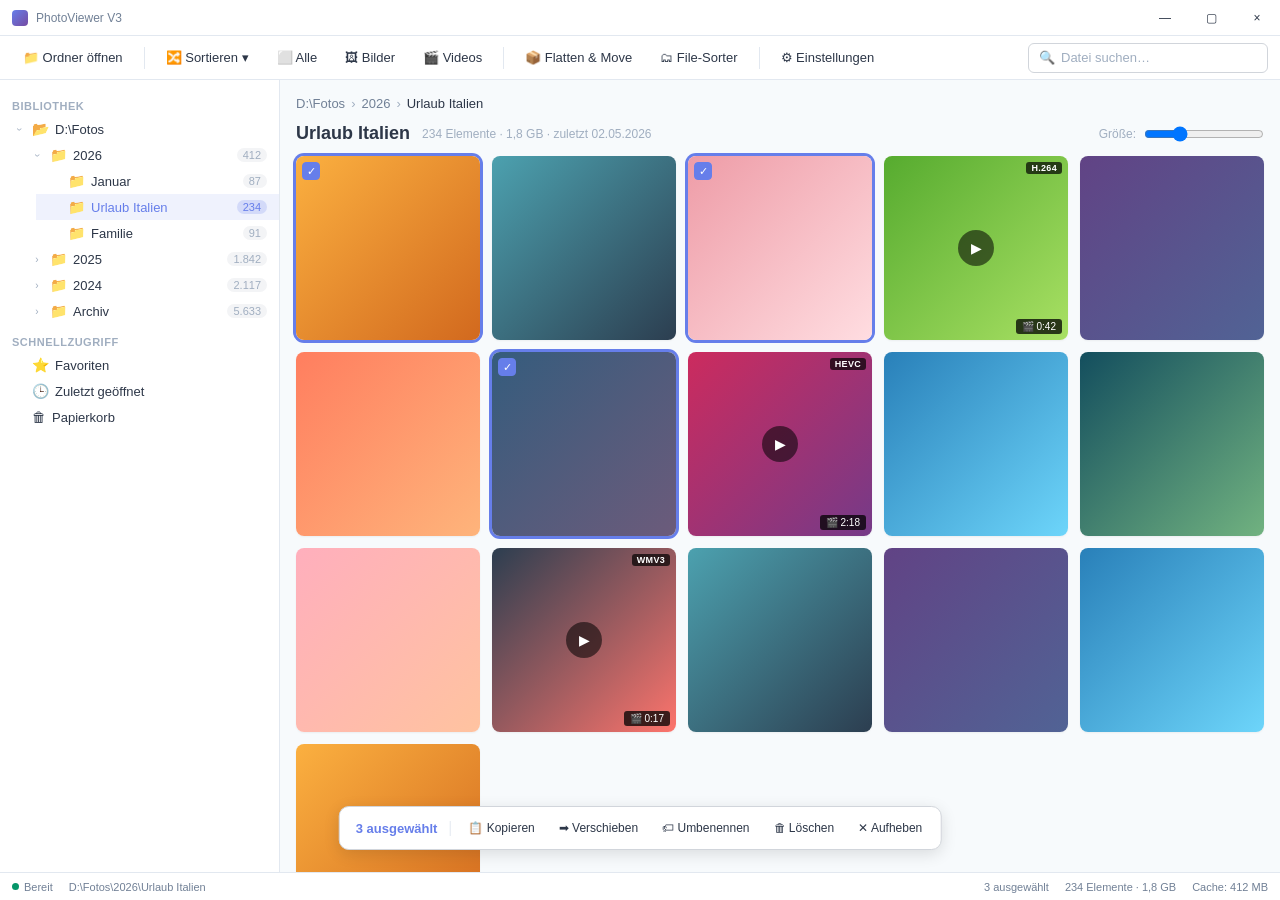
<file: mockups/01-main-light.html>
<!DOCTYPE html>
<html lang="de">
<head>
<meta charset="UTF-8">
<title>PhotoViewer V3 — Hauptfenster (Hell)</title>
<style>
:root {
  --bg-window:        #f7fafc;
  --bg-surface:       #ffffff;
  --bg-hover:         #f3f4f6;
  --bg-active:        #edf2f7;
  --bg-titlebar:      #ffffff;
  --bg-toolbar:       #ffffff;
  --bg-statusbar:     #ffffff;
  --bg-grid:          #f7fafc;

  --text-primary:     #2d3748;
  --text-secondary:   #718096;
  --text-muted:       #a0aec0;
  --text-on-accent:   #ffffff;

  --accent:           #667eea;
  --accent-hover:     #5568d3;
  --accent-soft:      rgba(102, 126, 234, 0.1);
  --danger:           #dc2626;
  --success:          #059669;

  --border:           #e2e8f0;
  --border-strong:    #d1d5db;

  --shadow-sm:        0 1px 2px rgba(0,0,0,0.05);
  --shadow-md:        0 2px 8px rgba(0,0,0,0.08);
  --shadow-lg:        0 4px 16px rgba(0,0,0,0.12);
}

* { box-sizing: border-box; margin: 0; padding: 0; }

html, body {
  height: 100%;
  font-family: 'Segoe UI Variable', 'Segoe UI', -apple-system, sans-serif;
  font-size: 13px;
  color: var(--text-primary);
  background: var(--bg-window);
  overflow: hidden;
}

/* === Window Frame === */
.window {
  display: grid;
  grid-template-rows: 36px 44px 1fr 28px;
  grid-template-columns: 280px 1fr;
  height: 100vh;
}

/* === Title Bar === */
.titlebar {
  grid-column: 1 / -1;
  display: flex;
  align-items: center;
  background: var(--bg-titlebar);
  border-bottom: 1px solid var(--border);
  padding-left: 12px;
  -webkit-app-region: drag;
}
.titlebar .app-icon {
  width: 16px; height: 16px;
  background: linear-gradient(135deg, #667eea, #764ba2);
  border-radius: 4px;
  margin-right: 8px;
}
.titlebar .app-title {
  font-size: 12px;
  color: var(--text-secondary);
  flex: 1;
}
.titlebar .window-controls {
  display: flex;
  height: 100%;
}
.titlebar .window-controls button {
  width: 46px;
  border: none;
  background: transparent;
  color: var(--text-primary);
  cursor: pointer;
  font-size: 12px;
}
.titlebar .window-controls button:hover { background: var(--bg-hover); }
.titlebar .window-controls .close:hover { background: var(--danger); color: white; }

/* === Toolbar === */
.toolbar {
  grid-column: 1 / -1;
  display: flex;
  align-items: center;
  gap: 6px;
  padding: 0 12px;
  background: var(--bg-toolbar);
  border-bottom: 1px solid var(--border);
}
.tb-btn {
  display: inline-flex;
  align-items: center;
  gap: 6px;
  padding: 6px 10px;
  border: 1px solid transparent;
  border-radius: 6px;
  background: transparent;
  color: var(--text-primary);
  font-size: 13px;
  cursor: pointer;
  height: 30px;
}
.tb-btn:hover { background: var(--bg-hover); }
.tb-btn.primary {
  background: var(--accent);
  color: var(--text-on-accent);
}
.tb-btn.primary:hover { background: var(--accent-hover); }
.tb-divider { width: 1px; height: 22px; background: var(--border); margin: 0 4px; }

.search-box {
  margin-left: auto;
  display: flex;
  align-items: center;
  gap: 6px;
  height: 30px;
  padding: 0 10px;
  border: 1px solid var(--border-strong);
  border-radius: 6px;
  background: var(--bg-surface);
  width: 240px;
}
.search-box input {
  flex: 1;
  border: none;
  outline: none;
  background: transparent;
  font-size: 13px;
  color: var(--text-primary);
}
.search-box input::placeholder { color: var(--text-muted); }

/* === Sidebar (Folder Tree) === */
.sidebar {
  background: var(--bg-surface);
  border-right: 1px solid var(--border);
  overflow-y: auto;
  padding: 8px 0;
}
.sidebar-section {
  padding: 4px 12px 4px 12px;
  font-size: 11px;
  font-weight: 600;
  text-transform: uppercase;
  letter-spacing: 0.5px;
  color: var(--text-muted);
  margin-top: 8px;
}
.tree-item {
  display: flex;
  align-items: center;
  gap: 6px;
  padding: 5px 12px;
  cursor: pointer;
  user-select: none;
  font-size: 13px;
}
.tree-item:hover { background: var(--bg-hover); }
.tree-item.selected {
  background: var(--accent-soft);
  color: var(--accent);
  font-weight: 500;
}
.tree-item .chevron {
  width: 14px;
  font-size: 10px;
  color: var(--text-muted);
  text-align: center;
  transition: transform 0.15s;
}
.tree-item.expanded .chevron { transform: rotate(90deg); }
.tree-item .folder-icon { font-size: 14px; }
.tree-item .count {
  margin-left: auto;
  font-size: 11px;
  color: var(--text-muted);
  background: var(--bg-hover);
  padding: 1px 6px;
  border-radius: 10px;
}
.tree-item.selected .count { background: rgba(102,126,234,0.2); color: var(--accent); }
.tree-children { padding-left: 18px; }

/* === Main Content === */
.content {
  background: var(--bg-grid);
  overflow-y: auto;
  padding: 16px;
}
.breadcrumb {
  display: flex;
  align-items: center;
  gap: 6px;
  margin-bottom: 12px;
  font-size: 13px;
  color: var(--text-secondary);
}
.breadcrumb .crumb { cursor: pointer; }
.breadcrumb .crumb:hover { color: var(--accent); text-decoration: underline; }
.breadcrumb .sep { color: var(--text-muted); }
.breadcrumb .current { color: var(--text-primary); font-weight: 500; }

.header-row {
  display: flex;
  align-items: center;
  margin-bottom: 12px;
}
.folder-title {
  font-size: 18px;
  font-weight: 600;
  color: var(--text-primary);
}
.folder-meta {
  margin-left: 12px;
  font-size: 12px;
  color: var(--text-muted);
}
.view-controls {
  margin-left: auto;
  display: flex;
  align-items: center;
  gap: 8px;
}
.view-controls .size-slider {
  width: 120px;
}

.thumb-grid {
  display: grid;
  grid-template-columns: repeat(auto-fill, minmax(160px, 1fr));
  gap: 12px;
}
.thumb {
  aspect-ratio: 1;
  background: var(--bg-surface);
  border-radius: 8px;
  overflow: hidden;
  position: relative;
  cursor: pointer;
  box-shadow: var(--shadow-sm);
  transition: transform 0.15s, box-shadow 0.15s;
}
.thumb:hover {
  transform: translateY(-2px);
  box-shadow: var(--shadow-md);
}
.thumb.selected {
  box-shadow: 0 0 0 3px var(--accent);
}
.thumb .image {
  width: 100%; height: 100%;
  background-size: cover;
  background-position: center;
}
.thumb .checkbox {
  position: absolute;
  top: 6px; left: 6px;
  width: 18px; height: 18px;
  border-radius: 4px;
  background: rgba(255,255,255,0.85);
  border: 1px solid var(--border-strong);
  display: flex;
  align-items: center;
  justify-content: center;
  font-size: 11px;
  color: var(--accent);
  opacity: 0;
  transition: opacity 0.15s;
}
.thumb:hover .checkbox,
.thumb.selected .checkbox { opacity: 1; }
.thumb.selected .checkbox {
  background: var(--accent);
  color: white;
  border-color: var(--accent);
}
.thumb .video-badge {
  position: absolute;
  bottom: 6px; right: 6px;
  background: rgba(0,0,0,0.75);
  color: white;
  font-size: 10px;
  padding: 2px 6px;
  border-radius: 3px;
  display: flex;
  align-items: center;
  gap: 3px;
}
.thumb .play-icon {
  position: absolute;
  top: 50%; left: 50%;
  transform: translate(-50%, -50%);
  width: 36px; height: 36px;
  border-radius: 50%;
  background: rgba(0,0,0,0.55);
  color: white;
  display: flex;
  align-items: center;
  justify-content: center;
  font-size: 14px;
  pointer-events: none;
}
.thumb .codec-badge {
  position: absolute;
  top: 6px; right: 6px;
  background: rgba(0,0,0,0.7);
  color: white;
  font-size: 9px;
  font-weight: 600;
  padding: 1px 5px;
  border-radius: 3px;
  letter-spacing: 0.3px;
}

/* Sample placeholder gradients — different colors per thumb so it's not boring */
.bg1 { background: linear-gradient(135deg, #fbb040, #d2691e); }
.bg2 { background: linear-gradient(135deg, #4ca1af, #2c3e50); }
.bg3 { background: linear-gradient(135deg, #ee9ca7, #ffdde1); }
.bg4 { background: linear-gradient(135deg, #56ab2f, #a8e063); }
.bg5 { background: linear-gradient(135deg, #614385, #516395); }
.bg6 { background: linear-gradient(135deg, #ff7e5f, #feb47b); }
.bg7 { background: linear-gradient(135deg, #355c7d, #6c5b7b); }
.bg8 { background: linear-gradient(135deg, #cc2b5e, #753a88); }
.bg9 { background: linear-gradient(135deg, #2980b9, #6dd5fa); }
.bg10{ background: linear-gradient(135deg, #134e5e, #71b280); }
.bg11{ background: linear-gradient(135deg, #ffafbd, #ffc3a0); }
.bg12{ background: linear-gradient(135deg, #2c3e50, #fd746c); }

/* === Statusbar === */
.statusbar {
  grid-column: 1 / -1;
  display: flex;
  align-items: center;
  gap: 16px;
  padding: 0 12px;
  background: var(--bg-statusbar);
  border-top: 1px solid var(--border);
  font-size: 11px;
  color: var(--text-secondary);
}
.statusbar .item { display: flex; align-items: center; gap: 5px; }
.statusbar .dot {
  width: 7px; height: 7px;
  border-radius: 50%;
  background: var(--success);
}
.statusbar .right { margin-left: auto; display: flex; gap: 16px; }

/* Floating Action Bar */
.action-bar {
  position: fixed;
  bottom: 50px;
  left: 50%;
  transform: translateX(-50%);
  background: var(--bg-surface);
  border: 1px solid var(--border-strong);
  border-radius: 10px;
  padding: 8px;
  display: flex;
  gap: 4px;
  align-items: center;
  box-shadow: var(--shadow-lg);
  z-index: 100;
}
.action-bar .count {
  padding: 0 12px 0 8px;
  font-weight: 600;
  color: var(--accent);
  border-right: 1px solid var(--border);
  margin-right: 4px;
  font-size: 13px;
}
.action-bar button {
  border: none;
  background: transparent;
  padding: 6px 10px;
  border-radius: 6px;
  font-size: 12px;
  color: var(--text-primary);
  cursor: pointer;
  display: flex;
  align-items: center;
  gap: 5px;
}
.action-bar button:hover { background: var(--bg-hover); }
.action-bar button.danger:hover { background: #fef2f2; color: var(--danger); }
</style>
</head>
<body>

<div class="window">

  <!-- Title Bar -->
  <div class="titlebar">
    <div class="app-icon"></div>
    <div class="app-title">PhotoViewer V3</div>
    <div class="window-controls">
      <button>—</button>
      <button>▢</button>
      <button class="close">×</button>
    </div>
  </div>

  <!-- Toolbar -->
  <div class="toolbar">
    <button class="tb-btn">📁 Ordner öffnen</button>
    <div class="tb-divider"></div>
    <button class="tb-btn">🔀 Sortieren ▾</button>
    <button class="tb-btn">⬜ Alle</button>
    <button class="tb-btn">🖼 Bilder</button>
    <button class="tb-btn">🎬 Videos</button>
    <div class="tb-divider"></div>
    <button class="tb-btn">📦 Flatten &amp; Move</button>
    <button class="tb-btn">🗂 File-Sorter</button>
    <div class="tb-divider"></div>
    <button class="tb-btn">⚙ Einstellungen</button>
    <div class="search-box">
      <span>🔍</span>
      <input type="text" placeholder="Datei suchen…">
    </div>
  </div>

  <!-- Sidebar -->
  <div class="sidebar">
    <div class="sidebar-section">Bibliothek</div>
    <div class="tree-item expanded"><span class="chevron">›</span><span class="folder-icon">📂</span><span>D:\Fotos</span></div>
    <div class="tree-children">
      <div class="tree-item expanded"><span class="chevron">›</span><span class="folder-icon">📁</span><span>2026</span><span class="count">412</span></div>
      <div class="tree-children">
        <div class="tree-item"><span class="chevron"></span><span class="folder-icon">📁</span><span>Januar</span><span class="count">87</span></div>
        <div class="tree-item selected"><span class="chevron"></span><span class="folder-icon">📁</span><span>Urlaub Italien</span><span class="count">234</span></div>
        <div class="tree-item"><span class="chevron"></span><span class="folder-icon">📁</span><span>Familie</span><span class="count">91</span></div>
      </div>
      <div class="tree-item"><span class="chevron">›</span><span class="folder-icon">📁</span><span>2025</span><span class="count">1.842</span></div>
      <div class="tree-item"><span class="chevron">›</span><span class="folder-icon">📁</span><span>2024</span><span class="count">2.117</span></div>
      <div class="tree-item"><span class="chevron">›</span><span class="folder-icon">📁</span><span>Archiv</span><span class="count">5.633</span></div>
    </div>

    <div class="sidebar-section">Schnellzugriff</div>
    <div class="tree-item"><span class="chevron"></span><span class="folder-icon">⭐</span><span>Favoriten</span></div>
    <div class="tree-item"><span class="chevron"></span><span class="folder-icon">🕒</span><span>Zuletzt geöffnet</span></div>
    <div class="tree-item"><span class="chevron"></span><span class="folder-icon">🗑</span><span>Papierkorb</span></div>
  </div>

  <!-- Content -->
  <div class="content">
    <div class="breadcrumb">
      <span class="crumb">D:\Fotos</span>
      <span class="sep">›</span>
      <span class="crumb">2026</span>
      <span class="sep">›</span>
      <span class="current">Urlaub Italien</span>
    </div>

    <div class="header-row">
      <div class="folder-title">Urlaub Italien</div>
      <div class="folder-meta">234 Elemente · 1,8 GB · zuletzt 02.05.2026</div>
      <div class="view-controls">
        <span style="font-size:12px;color:var(--text-muted);">Größe:</span>
        <input type="range" min="100" max="320" value="160" class="size-slider">
      </div>
    </div>

    <div class="thumb-grid">
      <div class="thumb selected"><div class="image bg1"></div><div class="checkbox">✓</div></div>
      <div class="thumb"><div class="image bg2"></div><div class="checkbox"></div></div>
      <div class="thumb selected"><div class="image bg3"></div><div class="checkbox">✓</div></div>
      <div class="thumb"><div class="image bg4"></div><div class="checkbox"></div><div class="play-icon">▶</div><div class="codec-badge">H.264</div><div class="video-badge">🎬 0:42</div></div>
      <div class="thumb"><div class="image bg5"></div><div class="checkbox"></div></div>
      <div class="thumb"><div class="image bg6"></div><div class="checkbox"></div></div>
      <div class="thumb selected"><div class="image bg7"></div><div class="checkbox">✓</div></div>
      <div class="thumb"><div class="image bg8"></div><div class="checkbox"></div><div class="play-icon">▶</div><div class="codec-badge">HEVC</div><div class="video-badge">🎬 2:18</div></div>
      <div class="thumb"><div class="image bg9"></div><div class="checkbox"></div></div>
      <div class="thumb"><div class="image bg10"></div><div class="checkbox"></div></div>
      <div class="thumb"><div class="image bg11"></div><div class="checkbox"></div></div>
      <div class="thumb"><div class="image bg12"></div><div class="checkbox"></div><div class="play-icon">▶</div><div class="codec-badge">WMV3</div><div class="video-badge">🎬 0:17</div></div>
      <div class="thumb"><div class="image bg2"></div><div class="checkbox"></div></div>
      <div class="thumb"><div class="image bg5"></div><div class="checkbox"></div></div>
      <div class="thumb"><div class="image bg9"></div><div class="checkbox"></div></div>
      <div class="thumb"><div class="image bg1"></div><div class="checkbox"></div></div>
    </div>
  </div>

  <!-- Statusbar -->
  <div class="statusbar">
    <div class="item"><span class="dot"></span><span>Bereit</span></div>
    <div class="item">D:\Fotos\2026\Urlaub Italien</div>
    <div class="right">
      <div class="item">3 ausgewählt</div>
      <div class="item">234 Elemente · 1,8 GB</div>
      <div class="item">Cache: 412 MB</div>
    </div>
  </div>

</div>

<!-- Floating Action Bar — visible because 3 items selected -->
<div class="action-bar">
  <div class="count">3 ausgewählt</div>
  <button>📋 Kopieren</button>
  <button>➡ Verschieben</button>
  <button>🏷 Umbenennen</button>
  <button class="danger">🗑 Löschen</button>
  <button>✕ Aufheben</button>
</div>

</body>
</html>
</file>
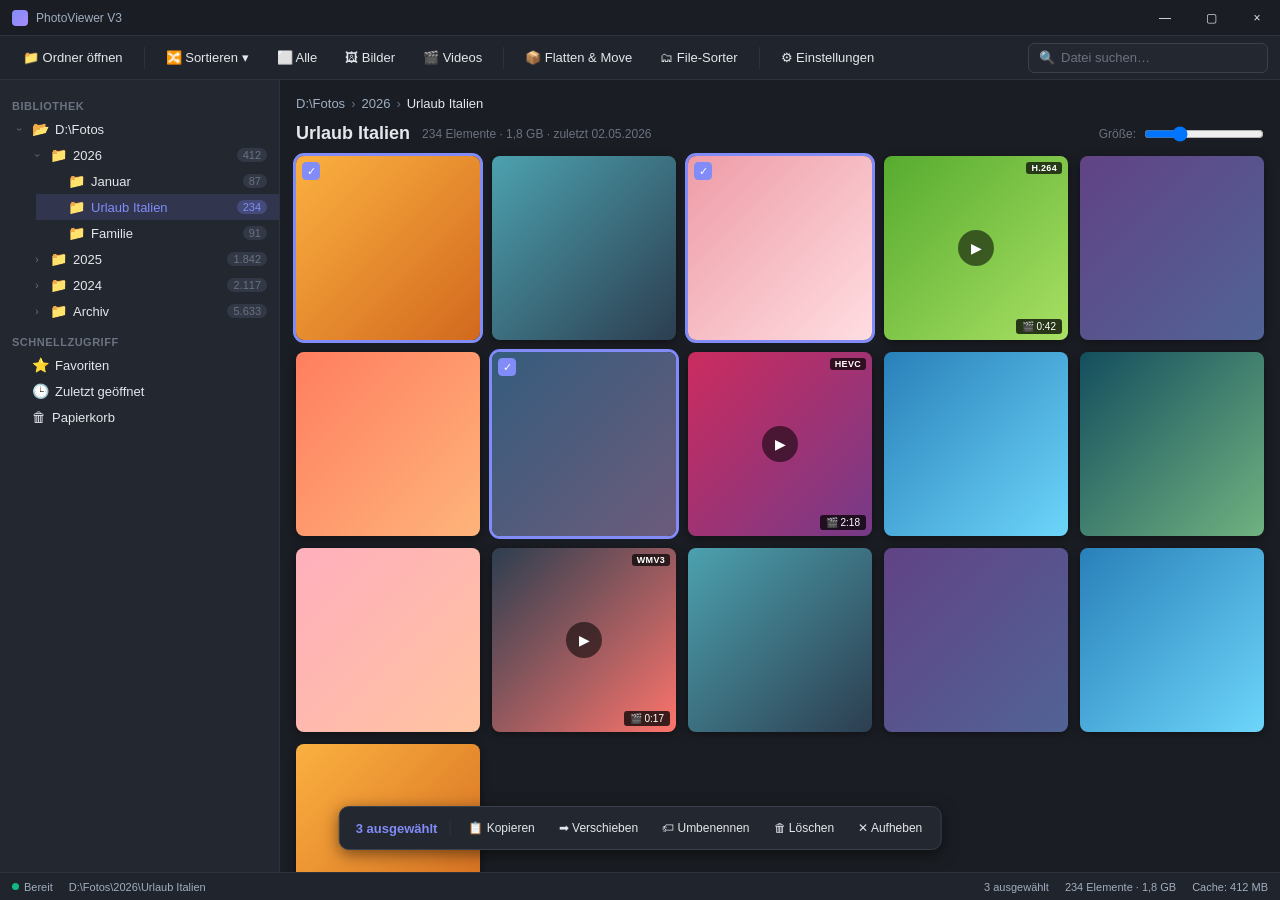
<file: mockups/02-main-dark.html>
<!DOCTYPE html>
<html lang="de">
<head>
<meta charset="UTF-8">
<title>PhotoViewer V3 — Hauptfenster (Dunkel)</title>
<style>
:root {
  --bg-window:        #1a1d23;
  --bg-surface:       #232730;
  --bg-hover:         #2a2f3a;
  --bg-active:        #323845;
  --bg-titlebar:      #1a1d23;
  --bg-toolbar:       #20242c;
  --bg-statusbar:     #20242c;
  --bg-grid:          #1a1d23;

  --text-primary:     #e4e7eb;
  --text-secondary:   #a0aec0;
  --text-muted:       #6b7280;
  --text-on-accent:   #ffffff;

  --accent:           #818cf8;
  --accent-hover:     #6366f1;
  --accent-soft:      rgba(129, 140, 248, 0.15);
  --danger:           #ef4444;
  --success:          #10b981;

  --border:           #2d333d;
  --border-strong:    #3a414d;

  --shadow-md:        0 2px 8px rgba(0,0,0,0.4);
  --shadow-lg:        0 4px 16px rgba(0,0,0,0.5);
}

* { box-sizing: border-box; margin: 0; padding: 0; }

html, body {
  height: 100%;
  font-family: 'Segoe UI Variable', 'Segoe UI', -apple-system, sans-serif;
  font-size: 13px;
  color: var(--text-primary);
  background: var(--bg-window);
  overflow: hidden;
}

.window {
  display: grid;
  grid-template-rows: 36px 44px 1fr 28px;
  grid-template-columns: 280px 1fr;
  height: 100vh;
}

/* Title Bar */
.titlebar {
  grid-column: 1 / -1;
  display: flex;
  align-items: center;
  background: var(--bg-titlebar);
  border-bottom: 1px solid var(--border);
  padding-left: 12px;
}
.titlebar .app-icon {
  width: 16px; height: 16px;
  background: linear-gradient(135deg, #818cf8, #a78bfa);
  border-radius: 4px;
  margin-right: 8px;
}
.titlebar .app-title { font-size: 12px; color: var(--text-secondary); flex: 1; }
.titlebar .window-controls { display: flex; height: 100%; }
.titlebar .window-controls button {
  width: 46px; border: none; background: transparent;
  color: var(--text-primary); cursor: pointer; font-size: 12px;
}
.titlebar .window-controls button:hover { background: var(--bg-hover); }
.titlebar .window-controls .close:hover { background: var(--danger); color: white; }

/* Toolbar */
.toolbar {
  grid-column: 1 / -1;
  display: flex; align-items: center; gap: 6px;
  padding: 0 12px;
  background: var(--bg-toolbar);
  border-bottom: 1px solid var(--border);
}
.tb-btn {
  display: inline-flex; align-items: center; gap: 6px;
  padding: 6px 10px; border: 1px solid transparent; border-radius: 6px;
  background: transparent; color: var(--text-primary);
  font-size: 13px; cursor: pointer; height: 30px;
}
.tb-btn:hover { background: var(--bg-hover); }
.tb-btn.primary { background: var(--accent); color: var(--text-on-accent); }
.tb-btn.primary:hover { background: var(--accent-hover); }
.tb-divider { width: 1px; height: 22px; background: var(--border); margin: 0 4px; }

.search-box {
  margin-left: auto;
  display: flex; align-items: center; gap: 6px;
  height: 30px; padding: 0 10px;
  border: 1px solid var(--border-strong); border-radius: 6px;
  background: var(--bg-surface); width: 240px;
}
.search-box input {
  flex: 1; border: none; outline: none; background: transparent;
  font-size: 13px; color: var(--text-primary);
}
.search-box input::placeholder { color: var(--text-muted); }

/* Sidebar */
.sidebar {
  background: var(--bg-surface);
  border-right: 1px solid var(--border);
  overflow-y: auto;
  padding: 8px 0;
}
.sidebar-section {
  padding: 4px 12px;
  font-size: 11px; font-weight: 600;
  text-transform: uppercase; letter-spacing: 0.5px;
  color: var(--text-muted);
  margin-top: 8px;
}
.tree-item {
  display: flex; align-items: center; gap: 6px;
  padding: 5px 12px; cursor: pointer; user-select: none;
  font-size: 13px;
}
.tree-item:hover { background: var(--bg-hover); }
.tree-item.selected {
  background: var(--accent-soft);
  color: var(--accent);
  font-weight: 500;
}
.tree-item .chevron {
  width: 14px; font-size: 10px; color: var(--text-muted);
  text-align: center; transition: transform 0.15s;
}
.tree-item.expanded .chevron { transform: rotate(90deg); }
.tree-item .folder-icon { font-size: 14px; }
.tree-item .count {
  margin-left: auto; font-size: 11px; color: var(--text-muted);
  background: var(--bg-active); padding: 1px 6px; border-radius: 10px;
}
.tree-item.selected .count { background: rgba(129,140,248,0.25); color: var(--accent); }
.tree-children { padding-left: 18px; }

/* Content */
.content {
  background: var(--bg-grid);
  overflow-y: auto;
  padding: 16px;
}
.breadcrumb {
  display: flex; align-items: center; gap: 6px;
  margin-bottom: 12px; font-size: 13px;
  color: var(--text-secondary);
}
.breadcrumb .crumb { cursor: pointer; }
.breadcrumb .crumb:hover { color: var(--accent); text-decoration: underline; }
.breadcrumb .sep { color: var(--text-muted); }
.breadcrumb .current { color: var(--text-primary); font-weight: 500; }

.header-row { display: flex; align-items: center; margin-bottom: 12px; }
.folder-title { font-size: 18px; font-weight: 600; color: var(--text-primary); }
.folder-meta { margin-left: 12px; font-size: 12px; color: var(--text-muted); }
.view-controls { margin-left: auto; display: flex; align-items: center; gap: 8px; }
.view-controls .size-slider { width: 120px; }

.thumb-grid {
  display: grid;
  grid-template-columns: repeat(auto-fill, minmax(160px, 1fr));
  gap: 12px;
}
.thumb {
  aspect-ratio: 1;
  background: var(--bg-surface);
  border-radius: 8px;
  overflow: hidden;
  position: relative;
  cursor: pointer;
  box-shadow: var(--shadow-md);
  transition: transform 0.15s, box-shadow 0.15s;
}
.thumb:hover {
  transform: translateY(-2px);
  box-shadow: var(--shadow-lg);
}
.thumb.selected { box-shadow: 0 0 0 3px var(--accent); }
.thumb .image { width: 100%; height: 100%; background-size: cover; background-position: center; }
.thumb .checkbox {
  position: absolute; top: 6px; left: 6px;
  width: 18px; height: 18px; border-radius: 4px;
  background: rgba(0,0,0,0.55);
  border: 1px solid rgba(255,255,255,0.3);
  display: flex; align-items: center; justify-content: center;
  font-size: 11px; color: white;
  opacity: 0; transition: opacity 0.15s;
}
.thumb:hover .checkbox, .thumb.selected .checkbox { opacity: 1; }
.thumb.selected .checkbox {
  background: var(--accent); color: white; border-color: var(--accent);
}
.thumb .video-badge {
  position: absolute; bottom: 6px; right: 6px;
  background: rgba(0,0,0,0.75); color: white;
  font-size: 10px; padding: 2px 6px; border-radius: 3px;
  display: flex; align-items: center; gap: 3px;
}
.thumb .play-icon {
  position: absolute; top: 50%; left: 50%;
  transform: translate(-50%, -50%);
  width: 36px; height: 36px; border-radius: 50%;
  background: rgba(0,0,0,0.55); color: white;
  display: flex; align-items: center; justify-content: center;
  font-size: 14px; pointer-events: none;
}
.thumb .codec-badge {
  position: absolute; top: 6px; right: 6px;
  background: rgba(0,0,0,0.7); color: white;
  font-size: 9px; font-weight: 600; padding: 1px 5px;
  border-radius: 3px; letter-spacing: 0.3px;
}

.bg1 { background: linear-gradient(135deg, #fbb040, #d2691e); }
.bg2 { background: linear-gradient(135deg, #4ca1af, #2c3e50); }
.bg3 { background: linear-gradient(135deg, #ee9ca7, #ffdde1); }
.bg4 { background: linear-gradient(135deg, #56ab2f, #a8e063); }
.bg5 { background: linear-gradient(135deg, #614385, #516395); }
.bg6 { background: linear-gradient(135deg, #ff7e5f, #feb47b); }
.bg7 { background: linear-gradient(135deg, #355c7d, #6c5b7b); }
.bg8 { background: linear-gradient(135deg, #cc2b5e, #753a88); }
.bg9 { background: linear-gradient(135deg, #2980b9, #6dd5fa); }
.bg10{ background: linear-gradient(135deg, #134e5e, #71b280); }
.bg11{ background: linear-gradient(135deg, #ffafbd, #ffc3a0); }
.bg12{ background: linear-gradient(135deg, #2c3e50, #fd746c); }

/* Statusbar */
.statusbar {
  grid-column: 1 / -1;
  display: flex; align-items: center; gap: 16px;
  padding: 0 12px;
  background: var(--bg-statusbar);
  border-top: 1px solid var(--border);
  font-size: 11px; color: var(--text-secondary);
}
.statusbar .item { display: flex; align-items: center; gap: 5px; }
.statusbar .dot { width: 7px; height: 7px; border-radius: 50%; background: var(--success); }
.statusbar .right { margin-left: auto; display: flex; gap: 16px; }

/* Action Bar */
.action-bar {
  position: fixed; bottom: 50px; left: 50%;
  transform: translateX(-50%);
  background: var(--bg-surface);
  border: 1px solid var(--border-strong);
  border-radius: 10px; padding: 8px;
  display: flex; gap: 4px; align-items: center;
  box-shadow: var(--shadow-lg);
  z-index: 100;
}
.action-bar .count {
  padding: 0 12px 0 8px; font-weight: 600;
  color: var(--accent);
  border-right: 1px solid var(--border);
  margin-right: 4px; font-size: 13px;
}
.action-bar button {
  border: none; background: transparent;
  padding: 6px 10px; border-radius: 6px;
  font-size: 12px; color: var(--text-primary); cursor: pointer;
  display: flex; align-items: center; gap: 5px;
}
.action-bar button:hover { background: var(--bg-hover); }
.action-bar button.danger:hover { background: rgba(239,68,68,0.15); color: var(--danger); }
</style>
</head>
<body>

<div class="window">

  <div class="titlebar">
    <div class="app-icon"></div>
    <div class="app-title">PhotoViewer V3</div>
    <div class="window-controls">
      <button>—</button>
      <button>▢</button>
      <button class="close">×</button>
    </div>
  </div>

  <div class="toolbar">
    <button class="tb-btn">📁 Ordner öffnen</button>
    <div class="tb-divider"></div>
    <button class="tb-btn">🔀 Sortieren ▾</button>
    <button class="tb-btn">⬜ Alle</button>
    <button class="tb-btn">🖼 Bilder</button>
    <button class="tb-btn">🎬 Videos</button>
    <div class="tb-divider"></div>
    <button class="tb-btn">📦 Flatten &amp; Move</button>
    <button class="tb-btn">🗂 File-Sorter</button>
    <div class="tb-divider"></div>
    <button class="tb-btn">⚙ Einstellungen</button>
    <div class="search-box">
      <span>🔍</span>
      <input type="text" placeholder="Datei suchen…">
    </div>
  </div>

  <div class="sidebar">
    <div class="sidebar-section">Bibliothek</div>
    <div class="tree-item expanded"><span class="chevron">›</span><span class="folder-icon">📂</span><span>D:\Fotos</span></div>
    <div class="tree-children">
      <div class="tree-item expanded"><span class="chevron">›</span><span class="folder-icon">📁</span><span>2026</span><span class="count">412</span></div>
      <div class="tree-children">
        <div class="tree-item"><span class="chevron"></span><span class="folder-icon">📁</span><span>Januar</span><span class="count">87</span></div>
        <div class="tree-item selected"><span class="chevron"></span><span class="folder-icon">📁</span><span>Urlaub Italien</span><span class="count">234</span></div>
        <div class="tree-item"><span class="chevron"></span><span class="folder-icon">📁</span><span>Familie</span><span class="count">91</span></div>
      </div>
      <div class="tree-item"><span class="chevron">›</span><span class="folder-icon">📁</span><span>2025</span><span class="count">1.842</span></div>
      <div class="tree-item"><span class="chevron">›</span><span class="folder-icon">📁</span><span>2024</span><span class="count">2.117</span></div>
      <div class="tree-item"><span class="chevron">›</span><span class="folder-icon">📁</span><span>Archiv</span><span class="count">5.633</span></div>
    </div>

    <div class="sidebar-section">Schnellzugriff</div>
    <div class="tree-item"><span class="chevron"></span><span class="folder-icon">⭐</span><span>Favoriten</span></div>
    <div class="tree-item"><span class="chevron"></span><span class="folder-icon">🕒</span><span>Zuletzt geöffnet</span></div>
    <div class="tree-item"><span class="chevron"></span><span class="folder-icon">🗑</span><span>Papierkorb</span></div>
  </div>

  <div class="content">
    <div class="breadcrumb">
      <span class="crumb">D:\Fotos</span>
      <span class="sep">›</span>
      <span class="crumb">2026</span>
      <span class="sep">›</span>
      <span class="current">Urlaub Italien</span>
    </div>

    <div class="header-row">
      <div class="folder-title">Urlaub Italien</div>
      <div class="folder-meta">234 Elemente · 1,8 GB · zuletzt 02.05.2026</div>
      <div class="view-controls">
        <span style="font-size:12px;color:var(--text-muted);">Größe:</span>
        <input type="range" min="100" max="320" value="160" class="size-slider">
      </div>
    </div>

    <div class="thumb-grid">
      <div class="thumb selected"><div class="image bg1"></div><div class="checkbox">✓</div></div>
      <div class="thumb"><div class="image bg2"></div><div class="checkbox"></div></div>
      <div class="thumb selected"><div class="image bg3"></div><div class="checkbox">✓</div></div>
      <div class="thumb"><div class="image bg4"></div><div class="checkbox"></div><div class="play-icon">▶</div><div class="codec-badge">H.264</div><div class="video-badge">🎬 0:42</div></div>
      <div class="thumb"><div class="image bg5"></div><div class="checkbox"></div></div>
      <div class="thumb"><div class="image bg6"></div><div class="checkbox"></div></div>
      <div class="thumb selected"><div class="image bg7"></div><div class="checkbox">✓</div></div>
      <div class="thumb"><div class="image bg8"></div><div class="checkbox"></div><div class="play-icon">▶</div><div class="codec-badge">HEVC</div><div class="video-badge">🎬 2:18</div></div>
      <div class="thumb"><div class="image bg9"></div><div class="checkbox"></div></div>
      <div class="thumb"><div class="image bg10"></div><div class="checkbox"></div></div>
      <div class="thumb"><div class="image bg11"></div><div class="checkbox"></div></div>
      <div class="thumb"><div class="image bg12"></div><div class="checkbox"></div><div class="play-icon">▶</div><div class="codec-badge">WMV3</div><div class="video-badge">🎬 0:17</div></div>
      <div class="thumb"><div class="image bg2"></div><div class="checkbox"></div></div>
      <div class="thumb"><div class="image bg5"></div><div class="checkbox"></div></div>
      <div class="thumb"><div class="image bg9"></div><div class="checkbox"></div></div>
      <div class="thumb"><div class="image bg1"></div><div class="checkbox"></div></div>
    </div>
  </div>

  <div class="statusbar">
    <div class="item"><span class="dot"></span><span>Bereit</span></div>
    <div class="item">D:\Fotos\2026\Urlaub Italien</div>
    <div class="right">
      <div class="item">3 ausgewählt</div>
      <div class="item">234 Elemente · 1,8 GB</div>
      <div class="item">Cache: 412 MB</div>
    </div>
  </div>

</div>

<div class="action-bar">
  <div class="count">3 ausgewählt</div>
  <button>📋 Kopieren</button>
  <button>➡ Verschieben</button>
  <button>🏷 Umbenennen</button>
  <button class="danger">🗑 Löschen</button>
  <button>✕ Aufheben</button>
</div>

</body>
</html>
</file>
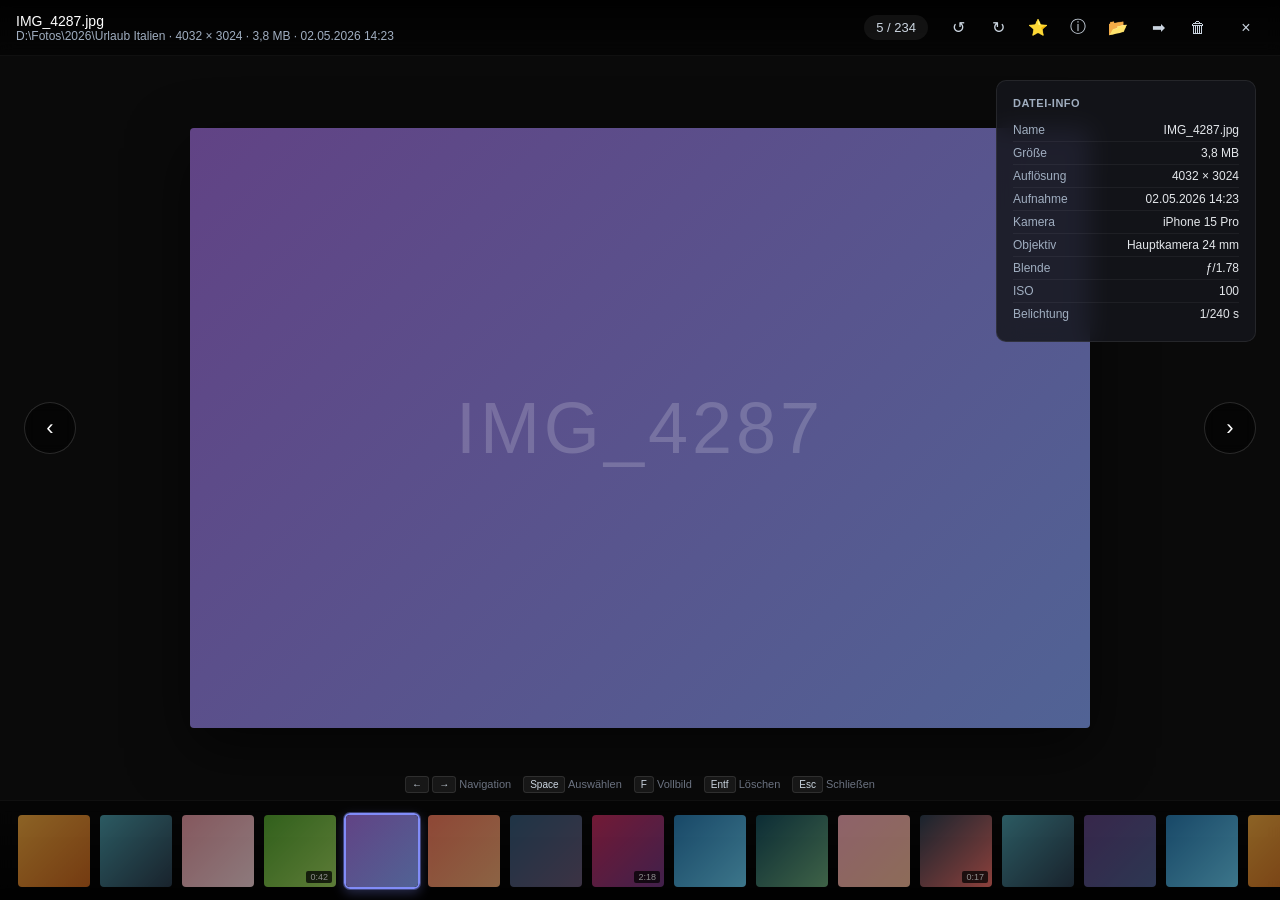
<file: mockups/03-lightbox.html>
<!DOCTYPE html>
<html lang="de">
<head>
<meta charset="UTF-8">
<title>PhotoViewer V3 — Lightbox</title>
<style>
* { box-sizing: border-box; margin: 0; padding: 0; }

html, body {
  height: 100%;
  font-family: 'Segoe UI Variable', 'Segoe UI', -apple-system, sans-serif;
  font-size: 13px;
  color: #e4e7eb;
  background: #000;
  overflow: hidden;
  user-select: none;
}

.lightbox {
  position: fixed;
  inset: 0;
  background: #0a0a0a;
  display: grid;
  grid-template-rows: 56px 1fr 100px;
}

/* === Top Bar === */
.top-bar {
  display: flex;
  align-items: center;
  padding: 0 16px;
  gap: 12px;
  background: linear-gradient(180deg, rgba(0,0,0,0.85), rgba(0,0,0,0.4));
  backdrop-filter: blur(8px);
  border-bottom: 1px solid rgba(255,255,255,0.06);
  z-index: 10;
}

.top-bar .filename {
  font-size: 14px;
  font-weight: 500;
  color: #fff;
}
.top-bar .filemeta {
  font-size: 12px;
  color: #a0aec0;
}
.top-bar .counter {
  margin-left: auto;
  font-size: 13px;
  color: #cbd5e0;
  background: rgba(255,255,255,0.06);
  padding: 5px 12px;
  border-radius: 20px;
}
.top-bar .actions {
  display: flex;
  gap: 4px;
}
.top-bar .actions button {
  width: 36px;
  height: 36px;
  border: none;
  background: transparent;
  color: #cbd5e0;
  border-radius: 6px;
  cursor: pointer;
  font-size: 16px;
  transition: background 0.15s, color 0.15s;
}
.top-bar .actions button:hover {
  background: rgba(255,255,255,0.08);
  color: #fff;
}
.top-bar .actions .danger:hover {
  background: rgba(239,68,68,0.2);
  color: #ef4444;
}
.top-bar .actions .close {
  margin-left: 8px;
}
.top-bar .actions .close:hover {
  background: #ef4444;
  color: #fff;
}

/* === Stage (Image / Video Area) === */
.stage {
  position: relative;
  display: flex;
  align-items: center;
  justify-content: center;
  padding: 24px;
  overflow: hidden;
}

.media {
  max-width: 100%;
  max-height: 100%;
  border-radius: 4px;
  box-shadow: 0 20px 60px rgba(0,0,0,0.6);
  background: linear-gradient(135deg, #614385, #516395);
  width: 900px;
  aspect-ratio: 3/2;
  position: relative;
  display: flex;
  align-items: center;
  justify-content: center;
}

.media .placeholder-text {
  font-size: 72px;
  color: rgba(255,255,255,0.18);
  font-weight: 200;
  letter-spacing: 4px;
}

/* Nav Arrows */
.nav {
  position: absolute;
  top: 50%;
  transform: translateY(-50%);
  width: 52px;
  height: 52px;
  border-radius: 50%;
  border: 1px solid rgba(255,255,255,0.15);
  background: rgba(0,0,0,0.5);
  color: #fff;
  font-size: 22px;
  cursor: pointer;
  backdrop-filter: blur(6px);
  display: flex;
  align-items: center;
  justify-content: center;
  transition: all 0.2s;
}
.nav:hover {
  background: rgba(255,255,255,0.12);
  border-color: rgba(255,255,255,0.3);
  transform: translateY(-50%) scale(1.06);
}
.nav.prev { left: 24px; }
.nav.next { right: 24px; }

/* Info Panel (right edge) */
.info-panel {
  position: absolute;
  top: 24px;
  right: 24px;
  width: 260px;
  background: rgba(20,22,28,0.85);
  border: 1px solid rgba(255,255,255,0.08);
  border-radius: 10px;
  padding: 16px;
  backdrop-filter: blur(12px);
  font-size: 12px;
}
.info-panel h3 {
  font-size: 11px;
  font-weight: 600;
  text-transform: uppercase;
  letter-spacing: 0.5px;
  color: #a0aec0;
  margin-bottom: 10px;
}
.info-panel .row {
  display: flex;
  justify-content: space-between;
  padding: 4px 0;
  border-bottom: 1px solid rgba(255,255,255,0.05);
}
.info-panel .row:last-child { border-bottom: none; }
.info-panel .label { color: #a0aec0; }
.info-panel .value { color: #e4e7eb; font-weight: 500; text-align: right; }

/* === Bottom Filmstrip === */
.filmstrip {
  display: flex;
  align-items: center;
  gap: 6px;
  padding: 12px 16px;
  background: linear-gradient(0deg, rgba(0,0,0,0.85), rgba(0,0,0,0.4));
  backdrop-filter: blur(8px);
  border-top: 1px solid rgba(255,255,255,0.06);
  overflow-x: auto;
  z-index: 10;
}
.filmstrip::-webkit-scrollbar { height: 4px; }
.filmstrip::-webkit-scrollbar-thumb { background: rgba(255,255,255,0.15); border-radius: 2px; }

.strip-thumb {
  width: 76px;
  height: 76px;
  border-radius: 6px;
  flex-shrink: 0;
  cursor: pointer;
  position: relative;
  overflow: hidden;
  opacity: 0.55;
  transition: all 0.15s;
  border: 2px solid transparent;
}
.strip-thumb:hover { opacity: 0.9; }
.strip-thumb.current {
  opacity: 1;
  border-color: #818cf8;
  box-shadow: 0 0 0 1px rgba(129,140,248,0.4), 0 4px 12px rgba(129,140,248,0.3);
}
.strip-thumb .image {
  width: 100%; height: 100%;
  background-size: cover;
  background-position: center;
}
.strip-thumb .vid-mark {
  position: absolute;
  bottom: 4px; right: 4px;
  background: rgba(0,0,0,0.75);
  color: white;
  font-size: 9px;
  padding: 1px 4px;
  border-radius: 2px;
}

.bg1 { background: linear-gradient(135deg, #fbb040, #d2691e); }
.bg2 { background: linear-gradient(135deg, #4ca1af, #2c3e50); }
.bg3 { background: linear-gradient(135deg, #ee9ca7, #ffdde1); }
.bg4 { background: linear-gradient(135deg, #56ab2f, #a8e063); }
.bg5 { background: linear-gradient(135deg, #614385, #516395); }
.bg6 { background: linear-gradient(135deg, #ff7e5f, #feb47b); }
.bg7 { background: linear-gradient(135deg, #355c7d, #6c5b7b); }
.bg8 { background: linear-gradient(135deg, #cc2b5e, #753a88); }
.bg9 { background: linear-gradient(135deg, #2980b9, #6dd5fa); }
.bg10{ background: linear-gradient(135deg, #134e5e, #71b280); }
.bg11{ background: linear-gradient(135deg, #ffafbd, #ffc3a0); }
.bg12{ background: linear-gradient(135deg, #2c3e50, #fd746c); }

/* Hint at the bottom for keyboard shortcuts */
.kb-hint {
  position: absolute;
  bottom: 110px;
  left: 50%;
  transform: translateX(-50%);
  display: flex;
  gap: 12px;
  font-size: 11px;
  color: #6b7280;
}
.kb-hint kbd {
  background: rgba(255,255,255,0.06);
  border: 1px solid rgba(255,255,255,0.1);
  padding: 2px 6px;
  border-radius: 3px;
  font-family: inherit;
  font-size: 10px;
  color: #cbd5e0;
}
</style>
</head>
<body>

<div class="lightbox">

  <!-- Top Bar -->
  <div class="top-bar">
    <div>
      <div class="filename">IMG_4287.jpg</div>
      <div class="filemeta">D:\Fotos\2026\Urlaub Italien · 4032 × 3024 · 3,8 MB · 02.05.2026 14:23</div>
    </div>
    <div class="counter">5 / 234</div>
    <div class="actions">
      <button title="Drehen links">↺</button>
      <button title="Drehen rechts">↻</button>
      <button title="Favorit">⭐</button>
      <button title="Info anzeigen">ⓘ</button>
      <button title="Im Explorer öffnen">📂</button>
      <button title="Verschieben">➡</button>
      <button class="danger" title="Löschen">🗑</button>
      <button class="close" title="Schließen (Esc)">×</button>
    </div>
  </div>

  <!-- Stage -->
  <div class="stage">

    <button class="nav prev" title="Vorheriges (←)">‹</button>

    <div class="media">
      <div class="placeholder-text">IMG_4287</div>
    </div>

    <button class="nav next" title="Nächstes (→)">›</button>

    <!-- Info Panel -->
    <div class="info-panel">
      <h3>Datei-Info</h3>
      <div class="row"><span class="label">Name</span><span class="value">IMG_4287.jpg</span></div>
      <div class="row"><span class="label">Größe</span><span class="value">3,8 MB</span></div>
      <div class="row"><span class="label">Auflösung</span><span class="value">4032 × 3024</span></div>
      <div class="row"><span class="label">Aufnahme</span><span class="value">02.05.2026 14:23</span></div>
      <div class="row"><span class="label">Kamera</span><span class="value">iPhone 15 Pro</span></div>
      <div class="row"><span class="label">Objektiv</span><span class="value">Hauptkamera 24 mm</span></div>
      <div class="row"><span class="label">Blende</span><span class="value">ƒ/1.78</span></div>
      <div class="row"><span class="label">ISO</span><span class="value">100</span></div>
      <div class="row"><span class="label">Belichtung</span><span class="value">1/240 s</span></div>
    </div>
  </div>

  <!-- Keyboard Hint -->
  <div class="kb-hint">
    <span><kbd>←</kbd> <kbd>→</kbd> Navigation</span>
    <span><kbd>Space</kbd> Auswählen</span>
    <span><kbd>F</kbd> Vollbild</span>
    <span><kbd>Entf</kbd> Löschen</span>
    <span><kbd>Esc</kbd> Schließen</span>
  </div>

  <!-- Filmstrip -->
  <div class="filmstrip">
    <div class="strip-thumb"><div class="image bg1"></div></div>
    <div class="strip-thumb"><div class="image bg2"></div></div>
    <div class="strip-thumb"><div class="image bg3"></div></div>
    <div class="strip-thumb"><div class="image bg4"></div><div class="vid-mark">0:42</div></div>
    <div class="strip-thumb current"><div class="image bg5"></div></div>
    <div class="strip-thumb"><div class="image bg6"></div></div>
    <div class="strip-thumb"><div class="image bg7"></div></div>
    <div class="strip-thumb"><div class="image bg8"></div><div class="vid-mark">2:18</div></div>
    <div class="strip-thumb"><div class="image bg9"></div></div>
    <div class="strip-thumb"><div class="image bg10"></div></div>
    <div class="strip-thumb"><div class="image bg11"></div></div>
    <div class="strip-thumb"><div class="image bg12"></div><div class="vid-mark">0:17</div></div>
    <div class="strip-thumb"><div class="image bg2"></div></div>
    <div class="strip-thumb"><div class="image bg5"></div></div>
    <div class="strip-thumb"><div class="image bg9"></div></div>
    <div class="strip-thumb"><div class="image bg1"></div></div>
    <div class="strip-thumb"><div class="image bg7"></div></div>
    <div class="strip-thumb"><div class="image bg3"></div></div>
  </div>

</div>

</body>
</html>
</file>
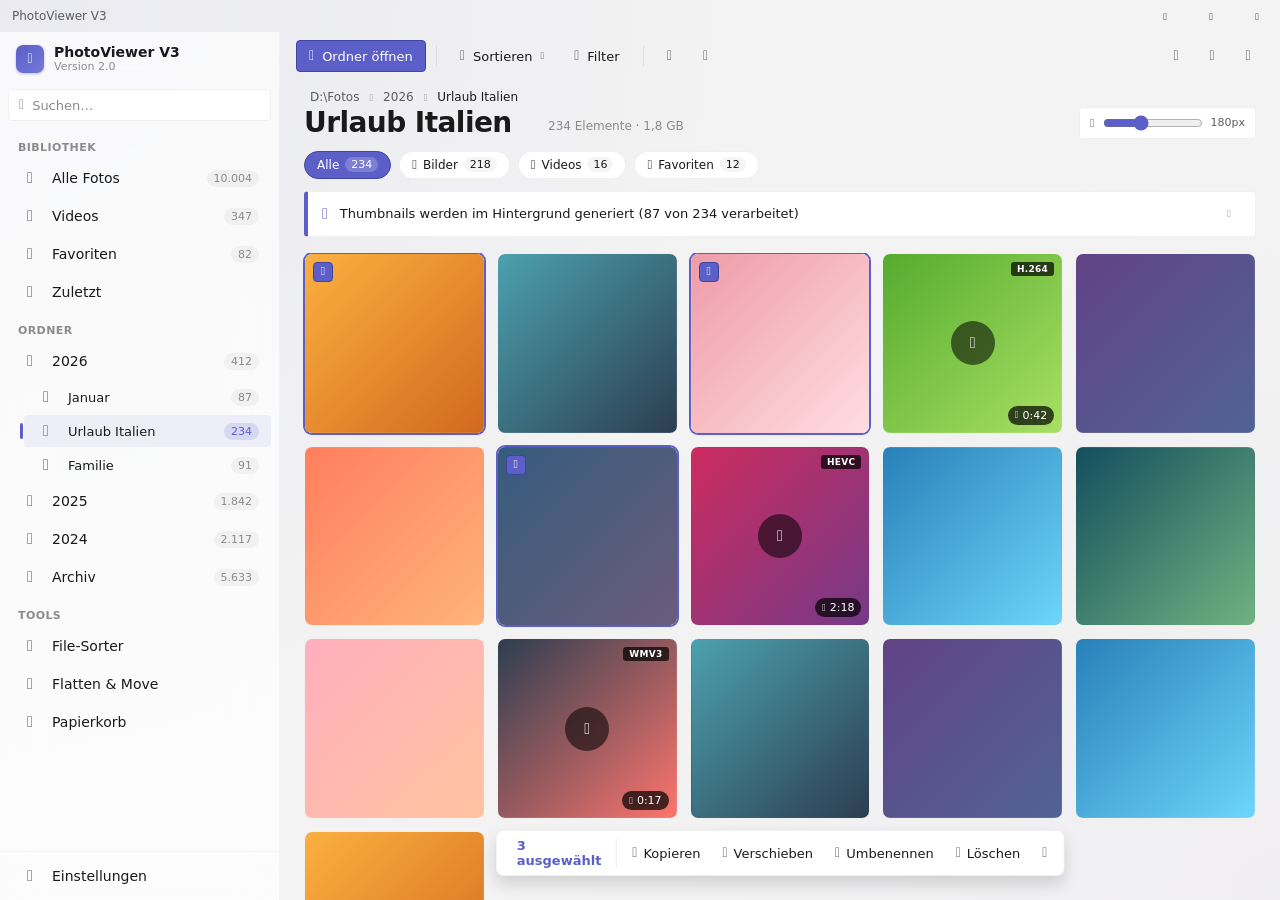
<file: mockups/04-fluent-light.html>
<!DOCTYPE html>
<html lang="de">
<head>
<meta charset="UTF-8">
<title>PhotoViewer V3 — Fluent (Hell)</title>
<style>
/* === WinUI 3 / Fluent Design Tokens (Light) === */
:root {
  /* Mica-style layered backgrounds */
  --mica-base:        #F3F3F3;
  --mica-tint:        rgba(255,255,255,0.5);
  --layer-default:    rgba(255,255,255,0.7);
  --layer-alt:        rgba(252,252,252,0.85);
  --layer-card:       #FFFFFF;
  --layer-subtle:     rgba(0,0,0,0.026);
  --layer-secondary:  rgba(0,0,0,0.04);
  --layer-tertiary:   rgba(0,0,0,0.06);

  /* Text */
  --text-primary:     #1A1A1A;
  --text-secondary:   #5C5C5C;
  --text-tertiary:    #8B8B8B;
  --text-disabled:    #B5B5B5;
  --text-on-accent:   #FFFFFF;

  /* Strokes */
  --stroke-default:   rgba(0,0,0,0.0578);
  --stroke-secondary: rgba(0,0,0,0.0357);
  --stroke-divider:   rgba(0,0,0,0.0803);
  --stroke-card:      rgba(0,0,0,0.0578);

  /* Accent (Fluent Indigo) */
  --accent:           #5B5FC7;
  --accent-light:     #7579D8;
  --accent-dark:      #4145A0;
  --accent-soft:      rgba(91,95,199,0.08);
  --accent-soft-2:    rgba(91,95,199,0.16);

  /* Status */
  --success:          #107C10;
  --warning:          #C29C00;
  --danger:           #C42B1C;

  /* Shadows */
  --shadow-card:      0 2px 4px rgba(0,0,0,0.02), 0 1px 2px rgba(0,0,0,0.03);
  --shadow-flyout:    0 8px 16px rgba(0,0,0,0.14);
  --shadow-dialog:    0 32px 64px rgba(0,0,0,0.18);
}

* { box-sizing: border-box; margin: 0; padding: 0; }

@font-face {
  font-family: 'Segoe Fluent Icons';
  src: local('Segoe Fluent Icons'), local('Segoe MDL2 Assets');
}

html, body {
  height: 100%;
  font-family: 'Segoe UI Variable Text', 'Segoe UI Variable', 'Segoe UI', system-ui, sans-serif;
  font-size: 14px;
  color: var(--text-primary);
  background: var(--mica-base);
  overflow: hidden;
  -webkit-font-smoothing: antialiased;
}

.icon {
  font-family: 'Segoe Fluent Icons', 'Segoe MDL2 Assets';
  font-style: normal;
  font-weight: normal;
  display: inline-block;
  line-height: 1;
}

/* === Mica Background Effect === */
.window {
  height: 100vh;
  display: grid;
  grid-template-rows: 32px 1fr;
  background:
    radial-gradient(circle at 0% 0%, rgba(91,95,199,0.06), transparent 50%),
    radial-gradient(circle at 100% 100%, rgba(180,150,200,0.05), transparent 50%),
    var(--mica-base);
}

/* === Title Bar === */
.titlebar {
  display: flex;
  align-items: center;
  font-size: 12px;
  color: var(--text-secondary);
  user-select: none;
  padding-left: 12px;
  position: relative;
  z-index: 100;
}
.titlebar .app-title {
  flex: 1;
}
.titlebar .window-controls {
  display: flex;
  height: 100%;
}
.titlebar .window-controls button {
  width: 46px;
  border: none;
  background: transparent;
  color: var(--text-primary);
  cursor: pointer;
  font-family: 'Segoe Fluent Icons', 'Segoe MDL2 Assets';
  font-size: 10px;
  display: flex;
  align-items: center;
  justify-content: center;
}
.titlebar .window-controls button:hover { background: var(--layer-tertiary); }
.titlebar .window-controls .close:hover { background: #C42B1C; color: #fff; }

/* === Main Layout === */
.main {
  display: grid;
  grid-template-columns: 280px 1fr;
  overflow: hidden;
}

/* === NavigationView (Sidebar) === */
.navview {
  display: flex;
  flex-direction: column;
  background: var(--layer-default);
  backdrop-filter: blur(20px);
  border-right: 1px solid var(--stroke-secondary);
  overflow: hidden;
}

.navview-header {
  display: flex;
  align-items: center;
  gap: 10px;
  padding: 12px 16px;
}
.navview-header .logo {
  width: 28px; height: 28px;
  background: linear-gradient(135deg, var(--accent), var(--accent-light));
  border-radius: 7px;
  display: flex; align-items: center; justify-content: center;
  color: white; font-family: 'Segoe Fluent Icons', 'Segoe MDL2 Assets'; font-size: 14px;
  box-shadow: 0 1px 3px rgba(91,95,199,0.4);
}
.navview-header .title-block .app-name {
  font-size: 14px; font-weight: 600; color: var(--text-primary);
}
.navview-header .title-block .version {
  font-size: 11px; color: var(--text-tertiary);
}

.navview-search {
  margin: 4px 8px 8px;
  display: flex; align-items: center; gap: 8px;
  height: 32px;
  padding: 0 10px;
  border: 1px solid var(--stroke-default);
  border-radius: 4px;
  background: var(--layer-card);
}
.navview-search:focus-within {
  border-color: var(--accent);
  box-shadow: 0 0 0 1px var(--accent);
}
.navview-search input {
  flex: 1; border: none; outline: none; background: transparent;
  font-size: 13px; color: var(--text-primary);
  font-family: inherit;
}
.navview-search input::placeholder { color: var(--text-tertiary); }
.navview-search .icon { color: var(--text-tertiary); font-size: 14px; }

/* Nav Items */
.navview-list {
  flex: 1;
  overflow-y: auto;
  padding: 0 4px 8px;
}
.navview-list::-webkit-scrollbar { width: 6px; }
.navview-list::-webkit-scrollbar-thumb { background: var(--text-disabled); border-radius: 3px; }

.nav-section-header {
  font-size: 11px; font-weight: 600;
  color: var(--text-tertiary);
  padding: 12px 14px 4px;
  text-transform: uppercase;
  letter-spacing: 0.4px;
}

.nav-item {
  display: flex; align-items: center; gap: 12px;
  height: 36px;
  padding: 0 12px;
  margin: 2px 4px;
  border-radius: 4px;
  cursor: pointer;
  position: relative;
  font-size: 14px;
  color: var(--text-primary);
  user-select: none;
}
.nav-item:hover { background: var(--layer-secondary); }
.nav-item.selected {
  background: var(--accent-soft);
  color: var(--text-primary);
  font-weight: 500;
}
.nav-item.selected::before {
  content: '';
  position: absolute;
  left: -4px; top: 8px; bottom: 8px;
  width: 3px;
  background: var(--accent);
  border-radius: 2px;
}
.nav-item .icon {
  font-size: 16px;
  width: 20px;
  text-align: center;
  color: var(--text-secondary);
}
.nav-item.selected .icon { color: var(--accent); }
.nav-item .label { flex: 1; }
.nav-item .badge {
  font-size: 11px;
  color: var(--text-tertiary);
  background: var(--layer-secondary);
  padding: 2px 7px;
  border-radius: 10px;
  font-weight: 500;
}
.nav-item.selected .badge { background: var(--accent-soft-2); color: var(--accent); }

.nav-children { padding-left: 16px; }
.nav-children .nav-item { font-size: 13px; height: 32px; }

/* Footer in nav */
.navview-footer {
  border-top: 1px solid var(--stroke-secondary);
  padding: 4px;
}

/* === Content Area === */
.content {
  display: flex;
  flex-direction: column;
  overflow: hidden;
  background: transparent;
}

/* Command Bar */
.command-bar {
  display: flex;
  align-items: center;
  gap: 4px;
  padding: 8px 16px;
  background: transparent;
}
.cmd-btn {
  display: inline-flex;
  align-items: center;
  gap: 8px;
  height: 32px;
  padding: 0 12px;
  border: 1px solid transparent;
  border-radius: 4px;
  background: transparent;
  color: var(--text-primary);
  font-size: 13px;
  font-family: inherit;
  cursor: pointer;
}
.cmd-btn:hover { background: var(--layer-secondary); }
.cmd-btn:active { background: var(--layer-tertiary); }
.cmd-btn .icon { font-size: 14px; color: var(--text-secondary); }
.cmd-btn.accent {
  background: var(--accent);
  color: var(--text-on-accent);
  border-color: var(--accent-dark);
}
.cmd-btn.accent .icon { color: var(--text-on-accent); }
.cmd-btn.accent:hover { background: var(--accent-light); }
.cmd-divider { width: 1px; height: 20px; background: var(--stroke-divider); margin: 0 6px; }
.cmd-spacer { flex: 1; }
.cmd-btn.icon-only { padding: 0; width: 32px; justify-content: center; }

/* Page Header */
.page-header {
  padding: 8px 24px 12px;
  display: flex;
  align-items: flex-end;
  gap: 16px;
}
.breadcrumb {
  display: flex; align-items: center; gap: 4px;
  font-size: 12px;
  color: var(--text-secondary);
  margin-bottom: 2px;
}
.breadcrumb .crumb { padding: 2px 6px; border-radius: 4px; cursor: pointer; }
.breadcrumb .crumb:hover { background: var(--layer-secondary); color: var(--text-primary); }
.breadcrumb .sep { color: var(--text-tertiary); font-family: 'Segoe Fluent Icons','Segoe MDL2 Assets'; font-size: 10px; }
.breadcrumb .current { color: var(--text-primary); font-weight: 500; padding: 2px 6px; }

.page-title {
  font-size: 28px;
  font-weight: 600;
  letter-spacing: -0.02em;
  color: var(--text-primary);
  line-height: 1.1;
}
.page-meta {
  margin-left: 8px;
  margin-bottom: 6px;
  font-size: 12px;
  color: var(--text-tertiary);
}
.page-actions {
  margin-left: auto;
  display: flex;
  gap: 8px;
  align-items: center;
}
.size-control {
  display: flex; align-items: center; gap: 8px;
  height: 32px; padding: 0 10px;
  border: 1px solid var(--stroke-default);
  border-radius: 4px;
  background: var(--layer-card);
  font-size: 12px; color: var(--text-secondary);
}
.size-control input[type="range"] {
  width: 100px;
  accent-color: var(--accent);
}

/* Filter Pills */
.filter-row {
  display: flex; align-items: center; gap: 8px;
  padding: 0 24px 12px;
}
.pill {
  display: inline-flex; align-items: center; gap: 6px;
  height: 28px;
  padding: 0 12px;
  border-radius: 14px;
  font-size: 12px;
  border: 1px solid var(--stroke-default);
  background: var(--layer-card);
  color: var(--text-primary);
  cursor: pointer;
  transition: background 0.1s;
}
.pill:hover { background: var(--layer-secondary); }
.pill.active {
  background: var(--accent);
  color: var(--text-on-accent);
  border-color: var(--accent-dark);
}
.pill .icon { font-size: 13px; }
.pill .count {
  font-size: 11px;
  background: var(--layer-secondary);
  padding: 1px 6px;
  border-radius: 8px;
}
.pill.active .count { background: rgba(255,255,255,0.2); }

/* Thumbnail Grid */
.grid-container {
  flex: 1;
  overflow-y: auto;
  padding: 0 24px 24px;
}
.grid-container::-webkit-scrollbar { width: 8px; }
.grid-container::-webkit-scrollbar-thumb { background: var(--text-disabled); border-radius: 4px; }

.thumb-grid {
  display: grid;
  grid-template-columns: repeat(auto-fill, minmax(180px, 1fr));
  gap: 12px;
}

.thumb {
  aspect-ratio: 1;
  background: var(--layer-card);
  border: 1px solid var(--stroke-card);
  border-radius: 8px;
  overflow: hidden;
  position: relative;
  cursor: pointer;
  transition: all 0.15s ease;
}
.thumb:hover {
  border-color: rgba(0,0,0,0.12);
  box-shadow: var(--shadow-card);
  transform: translateY(-1px);
}
.thumb.selected {
  border-color: var(--accent);
  box-shadow: 0 0 0 1px var(--accent), var(--shadow-card);
}
.thumb .image {
  width: 100%; height: 100%;
  background-size: cover;
  background-position: center;
}
.thumb .checkbox {
  position: absolute; top: 8px; left: 8px;
  width: 20px; height: 20px;
  border-radius: 4px;
  background: rgba(255,255,255,0.95);
  border: 1px solid rgba(0,0,0,0.2);
  display: flex; align-items: center; justify-content: center;
  font-size: 12px;
  color: var(--accent);
  opacity: 0;
  transition: opacity 0.1s;
  font-family: 'Segoe Fluent Icons','Segoe MDL2 Assets';
  backdrop-filter: blur(8px);
}
.thumb:hover .checkbox, .thumb.selected .checkbox { opacity: 1; }
.thumb.selected .checkbox {
  background: var(--accent); color: white; border-color: var(--accent-dark);
}
.thumb .video-badge {
  position: absolute; bottom: 8px; right: 8px;
  background: rgba(0,0,0,0.7);
  color: white;
  font-size: 11px;
  padding: 3px 7px;
  border-radius: 10px;
  display: flex;
  align-items: center;
  gap: 4px;
  backdrop-filter: blur(8px);
}
.thumb .video-badge .icon { font-size: 10px; }
.thumb .play-overlay {
  position: absolute; top: 50%; left: 50%;
  transform: translate(-50%, -50%);
  width: 44px; height: 44px;
  border-radius: 50%;
  background: rgba(0,0,0,0.55);
  color: white;
  display: flex; align-items: center; justify-content: center;
  backdrop-filter: blur(8px);
  font-family: 'Segoe Fluent Icons','Segoe MDL2 Assets';
  font-size: 16px;
  pointer-events: none;
}
.thumb .codec-tag {
  position: absolute; top: 8px; right: 8px;
  background: rgba(0,0,0,0.7);
  color: white;
  font-size: 9px; font-weight: 600;
  padding: 2px 6px;
  border-radius: 3px;
  letter-spacing: 0.3px;
  backdrop-filter: blur(8px);
}

.bg1 { background: linear-gradient(135deg, #fbb040, #d2691e); }
.bg2 { background: linear-gradient(135deg, #4ca1af, #2c3e50); }
.bg3 { background: linear-gradient(135deg, #ee9ca7, #ffdde1); }
.bg4 { background: linear-gradient(135deg, #56ab2f, #a8e063); }
.bg5 { background: linear-gradient(135deg, #614385, #516395); }
.bg6 { background: linear-gradient(135deg, #ff7e5f, #feb47b); }
.bg7 { background: linear-gradient(135deg, #355c7d, #6c5b7b); }
.bg8 { background: linear-gradient(135deg, #cc2b5e, #753a88); }
.bg9 { background: linear-gradient(135deg, #2980b9, #6dd5fa); }
.bg10{ background: linear-gradient(135deg, #134e5e, #71b280); }
.bg11{ background: linear-gradient(135deg, #ffafbd, #ffc3a0); }
.bg12{ background: linear-gradient(135deg, #2c3e50, #fd746c); }

/* InfoBar (footer hint) */
.infobar {
  margin: 0 24px 16px;
  display: flex;
  align-items: center;
  gap: 12px;
  padding: 10px 14px;
  background: var(--layer-card);
  border: 1px solid var(--stroke-default);
  border-left: 4px solid var(--accent);
  border-radius: 4px;
  font-size: 13px;
  color: var(--text-primary);
}
.infobar .icon { color: var(--accent); font-size: 16px; }
.infobar .text { flex: 1; }
.infobar .dismiss {
  font-family: 'Segoe Fluent Icons','Segoe MDL2 Assets';
  font-size: 10px;
  color: var(--text-tertiary);
  cursor: pointer;
  width: 24px; height: 24px;
  display: flex; align-items: center; justify-content: center;
  border-radius: 4px;
}
.infobar .dismiss:hover { background: var(--layer-secondary); }

/* Floating Selection Bar */
.action-flyout {
  position: fixed;
  bottom: 24px;
  left: calc(50% + 140px);
  transform: translateX(-50%);
  background: var(--layer-card);
  border: 1px solid var(--stroke-default);
  border-radius: 8px;
  padding: 6px;
  display: flex;
  gap: 2px;
  align-items: center;
  box-shadow: var(--shadow-flyout);
  z-index: 100;
}
.action-flyout .count {
  padding: 0 14px;
  font-size: 13px;
  font-weight: 600;
  color: var(--accent);
  border-right: 1px solid var(--stroke-divider);
  margin-right: 4px;
  height: 28px;
  display: flex;
  align-items: center;
}
.action-flyout button {
  border: none;
  background: transparent;
  height: 32px;
  padding: 0 10px;
  border-radius: 4px;
  font-size: 13px;
  color: var(--text-primary);
  cursor: pointer;
  display: flex;
  align-items: center;
  gap: 6px;
  font-family: inherit;
}
.action-flyout button:hover { background: var(--layer-secondary); }
.action-flyout button.danger:hover { background: rgba(196,43,28,0.08); color: var(--danger); }
.action-flyout button .icon { font-size: 14px; color: var(--text-secondary); }
.action-flyout button.danger:hover .icon { color: var(--danger); }
</style>
</head>
<body>

<div class="window">

  <!-- Title Bar -->
  <div class="titlebar">
    <div class="app-title">PhotoViewer V3</div>
    <div class="window-controls">
      <button title="Minimieren">&#xE921;</button>
      <button title="Maximieren">&#xE922;</button>
      <button class="close" title="Schließen">&#xE8BB;</button>
    </div>
  </div>

  <div class="main">

    <!-- Navigation View -->
    <div class="navview">
      <div class="navview-header">
        <div class="logo"><span>&#xE91B;</span></div>
        <div class="title-block">
          <div class="app-name">PhotoViewer V3</div>
          <div class="version">Version 2.0</div>
        </div>
      </div>

      <div class="navview-search">
        <span class="icon">&#xE721;</span>
        <input type="text" placeholder="Suchen…">
      </div>

      <div class="navview-list">
        <div class="nav-section-header">Bibliothek</div>

        <div class="nav-item">
          <span class="icon">&#xE838;</span>
          <span class="label">Alle Fotos</span>
          <span class="badge">10.004</span>
        </div>
        <div class="nav-item">
          <span class="icon">&#xE714;</span>
          <span class="label">Videos</span>
          <span class="badge">347</span>
        </div>
        <div class="nav-item">
          <span class="icon">&#xE734;</span>
          <span class="label">Favoriten</span>
          <span class="badge">82</span>
        </div>
        <div class="nav-item">
          <span class="icon">&#xE823;</span>
          <span class="label">Zuletzt</span>
        </div>

        <div class="nav-section-header">Ordner</div>

        <div class="nav-item">
          <span class="icon">&#xED25;</span>
          <span class="label">2026</span>
          <span class="badge">412</span>
        </div>
        <div class="nav-children">
          <div class="nav-item">
            <span class="icon">&#xE8B7;</span>
            <span class="label">Januar</span>
            <span class="badge">87</span>
          </div>
          <div class="nav-item selected">
            <span class="icon">&#xE8B7;</span>
            <span class="label">Urlaub Italien</span>
            <span class="badge">234</span>
          </div>
          <div class="nav-item">
            <span class="icon">&#xE8B7;</span>
            <span class="label">Familie</span>
            <span class="badge">91</span>
          </div>
        </div>

        <div class="nav-item">
          <span class="icon">&#xED25;</span>
          <span class="label">2025</span>
          <span class="badge">1.842</span>
        </div>
        <div class="nav-item">
          <span class="icon">&#xED25;</span>
          <span class="label">2024</span>
          <span class="badge">2.117</span>
        </div>
        <div class="nav-item">
          <span class="icon">&#xE7B8;</span>
          <span class="label">Archiv</span>
          <span class="badge">5.633</span>
        </div>

        <div class="nav-section-header">Tools</div>

        <div class="nav-item">
          <span class="icon">&#xE8CB;</span>
          <span class="label">File-Sorter</span>
        </div>
        <div class="nav-item">
          <span class="icon">&#xE8DE;</span>
          <span class="label">Flatten &amp; Move</span>
        </div>
        <div class="nav-item">
          <span class="icon">&#xE74D;</span>
          <span class="label">Papierkorb</span>
        </div>
      </div>

      <div class="navview-footer">
        <div class="nav-item">
          <span class="icon">&#xE713;</span>
          <span class="label">Einstellungen</span>
        </div>
      </div>
    </div>

    <!-- Content -->
    <div class="content">

      <!-- Command Bar -->
      <div class="command-bar">
        <button class="cmd-btn accent">
          <span class="icon">&#xE838;</span>
          <span>Ordner öffnen</span>
        </button>
        <div class="cmd-divider"></div>
        <button class="cmd-btn">
          <span class="icon">&#xE8CB;</span>
          <span>Sortieren</span>
          <span class="icon" style="font-size:10px">&#xE70D;</span>
        </button>
        <button class="cmd-btn">
          <span class="icon">&#xE71C;</span>
          <span>Filter</span>
        </button>
        <div class="cmd-divider"></div>
        <button class="cmd-btn icon-only" title="Aktualisieren"><span class="icon">&#xE72C;</span></button>
        <button class="cmd-btn icon-only" title="Diashow"><span class="icon">&#xE786;</span></button>
        <div class="cmd-spacer"></div>
        <button class="cmd-btn icon-only" title="Theme wechseln"><span class="icon">&#xE793;</span></button>
        <button class="cmd-btn icon-only" title="Hilfe"><span class="icon">&#xE897;</span></button>
        <button class="cmd-btn icon-only" title="Mehr"><span class="icon">&#xE712;</span></button>
      </div>

      <!-- Page Header -->
      <div class="page-header">
        <div>
          <div class="breadcrumb">
            <span class="crumb">D:\Fotos</span>
            <span class="sep">&#xE76C;</span>
            <span class="crumb">2026</span>
            <span class="sep">&#xE76C;</span>
            <span class="current">Urlaub Italien</span>
          </div>
          <div class="page-title">Urlaub Italien</div>
        </div>
        <div class="page-meta">234 Elemente · 1,8 GB</div>
        <div class="page-actions">
          <div class="size-control">
            <span class="icon" style="font-family:'Segoe Fluent Icons','Segoe MDL2 Assets'">&#xE71F;</span>
            <input type="range" min="100" max="320" value="180">
            <span style="font-size:11px">180px</span>
          </div>
        </div>
      </div>

      <!-- Filter Pills -->
      <div class="filter-row">
        <div class="pill active">
          <span>Alle</span>
          <span class="count">234</span>
        </div>
        <div class="pill">
          <span class="icon">&#xEB9F;</span>
          <span>Bilder</span>
          <span class="count">218</span>
        </div>
        <div class="pill">
          <span class="icon">&#xE714;</span>
          <span>Videos</span>
          <span class="count">16</span>
        </div>
        <div class="pill">
          <span class="icon">&#xE734;</span>
          <span>Favoriten</span>
          <span class="count">12</span>
        </div>
      </div>

      <!-- InfoBar -->
      <div class="infobar">
        <span class="icon">&#xE946;</span>
        <span class="text">Thumbnails werden im Hintergrund generiert (87 von 234 verarbeitet)</span>
        <span class="dismiss">&#xE8BB;</span>
      </div>

      <!-- Thumbnail Grid -->
      <div class="grid-container">
        <div class="thumb-grid">
          <div class="thumb selected"><div class="image bg1"></div><div class="checkbox">&#xE73E;</div></div>
          <div class="thumb"><div class="image bg2"></div><div class="checkbox"></div></div>
          <div class="thumb selected"><div class="image bg3"></div><div class="checkbox">&#xE73E;</div></div>
          <div class="thumb">
            <div class="image bg4"></div>
            <div class="checkbox"></div>
            <div class="play-overlay">&#xE768;</div>
            <div class="codec-tag">H.264</div>
            <div class="video-badge"><span class="icon">&#xE714;</span><span>0:42</span></div>
          </div>
          <div class="thumb"><div class="image bg5"></div><div class="checkbox"></div></div>
          <div class="thumb"><div class="image bg6"></div><div class="checkbox"></div></div>
          <div class="thumb selected"><div class="image bg7"></div><div class="checkbox">&#xE73E;</div></div>
          <div class="thumb">
            <div class="image bg8"></div>
            <div class="checkbox"></div>
            <div class="play-overlay">&#xE768;</div>
            <div class="codec-tag">HEVC</div>
            <div class="video-badge"><span class="icon">&#xE714;</span><span>2:18</span></div>
          </div>
          <div class="thumb"><div class="image bg9"></div><div class="checkbox"></div></div>
          <div class="thumb"><div class="image bg10"></div><div class="checkbox"></div></div>
          <div class="thumb"><div class="image bg11"></div><div class="checkbox"></div></div>
          <div class="thumb">
            <div class="image bg12"></div>
            <div class="checkbox"></div>
            <div class="play-overlay">&#xE768;</div>
            <div class="codec-tag">WMV3</div>
            <div class="video-badge"><span class="icon">&#xE714;</span><span>0:17</span></div>
          </div>
          <div class="thumb"><div class="image bg2"></div><div class="checkbox"></div></div>
          <div class="thumb"><div class="image bg5"></div><div class="checkbox"></div></div>
          <div class="thumb"><div class="image bg9"></div><div class="checkbox"></div></div>
          <div class="thumb"><div class="image bg1"></div><div class="checkbox"></div></div>
        </div>
      </div>

    </div>

  </div>

</div>

<!-- Floating Action Bar -->
<div class="action-flyout">
  <div class="count">3 ausgewählt</div>
  <button><span class="icon">&#xE8C8;</span><span>Kopieren</span></button>
  <button><span class="icon">&#xE8DE;</span><span>Verschieben</span></button>
  <button><span class="icon">&#xE8AC;</span><span>Umbenennen</span></button>
  <button class="danger"><span class="icon">&#xE74D;</span><span>Löschen</span></button>
  <button title="Aufheben"><span class="icon">&#xE8BB;</span></button>
</div>

</body>
</html>
</file>
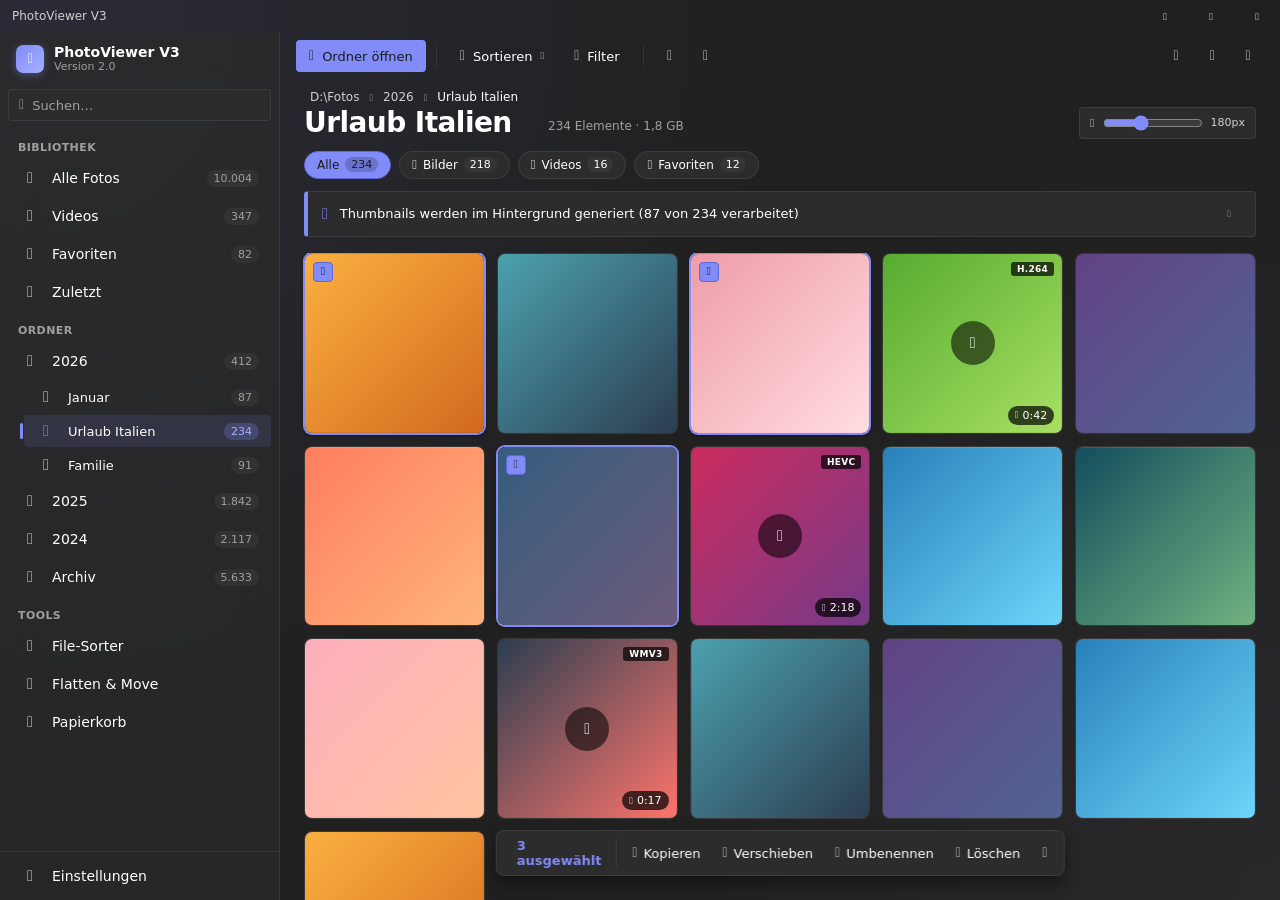
<file: mockups/05-fluent-dark.html>
<!DOCTYPE html>
<html lang="de">
<head>
<meta charset="UTF-8">
<title>PhotoViewer V3 — Fluent (Dunkel)</title>
<style>
/* === WinUI 3 / Fluent Design Tokens (Dark) === */
:root {
  --mica-base:        #202020;
  --layer-default:    rgba(43,43,43,0.7);
  --layer-alt:        rgba(50,50,50,0.85);
  --layer-card:       #2C2C2C;
  --layer-secondary:  rgba(255,255,255,0.0418);
  --layer-tertiary:   rgba(255,255,255,0.0605);
  --layer-quaternary: rgba(255,255,255,0.0837);

  --text-primary:     #FFFFFF;
  --text-secondary:   #D0D0D0;
  --text-tertiary:    #A0A0A0;
  --text-disabled:    #6A6A6A;
  --text-on-accent:   #FFFFFF;

  --stroke-default:   rgba(255,255,255,0.0837);
  --stroke-secondary: rgba(255,255,255,0.0698);
  --stroke-divider:   rgba(255,255,255,0.0837);
  --stroke-card:      rgba(255,255,255,0.0578);

  --accent:           #818CF8;
  --accent-light:     #A5B0FF;
  --accent-dark:      #6066D8;
  --accent-soft:      rgba(129,140,248,0.12);
  --accent-soft-2:    rgba(129,140,248,0.24);

  --success:          #6CCB5F;
  --warning:          #FCE100;
  --danger:           #FF6B5E;

  --shadow-card:      0 2px 4px rgba(0,0,0,0.18), 0 1px 2px rgba(0,0,0,0.22);
  --shadow-flyout:    0 8px 16px rgba(0,0,0,0.4);
  --shadow-dialog:    0 32px 64px rgba(0,0,0,0.55);
}

* { box-sizing: border-box; margin: 0; padding: 0; }

@font-face {
  font-family: 'Segoe Fluent Icons';
  src: local('Segoe Fluent Icons'), local('Segoe MDL2 Assets');
}

html, body {
  height: 100%;
  font-family: 'Segoe UI Variable Text', 'Segoe UI Variable', 'Segoe UI', system-ui, sans-serif;
  font-size: 14px;
  color: var(--text-primary);
  background: var(--mica-base);
  overflow: hidden;
  -webkit-font-smoothing: antialiased;
}

.icon {
  font-family: 'Segoe Fluent Icons', 'Segoe MDL2 Assets';
  font-style: normal;
  font-weight: normal;
  display: inline-block;
  line-height: 1;
}

.window {
  height: 100vh;
  display: grid;
  grid-template-rows: 32px 1fr;
  background:
    radial-gradient(circle at 0% 0%, rgba(129,140,248,0.10), transparent 50%),
    radial-gradient(circle at 100% 100%, rgba(180,150,200,0.06), transparent 50%),
    var(--mica-base);
}

/* Title Bar */
.titlebar {
  display: flex; align-items: center;
  font-size: 12px; color: var(--text-secondary);
  user-select: none;
  padding-left: 12px;
  position: relative; z-index: 100;
}
.titlebar .app-title { flex: 1; }
.titlebar .window-controls { display: flex; height: 100%; }
.titlebar .window-controls button {
  width: 46px; border: none; background: transparent;
  color: var(--text-primary); cursor: pointer;
  font-family: 'Segoe Fluent Icons','Segoe MDL2 Assets';
  font-size: 10px;
  display: flex; align-items: center; justify-content: center;
}
.titlebar .window-controls button:hover { background: var(--layer-tertiary); }
.titlebar .window-controls .close:hover { background: #C42B1C; color: #fff; }

.main {
  display: grid;
  grid-template-columns: 280px 1fr;
  overflow: hidden;
}

/* NavigationView */
.navview {
  display: flex;
  flex-direction: column;
  background: var(--layer-default);
  backdrop-filter: blur(20px);
  border-right: 1px solid var(--stroke-secondary);
  overflow: hidden;
}

.navview-header {
  display: flex; align-items: center; gap: 10px;
  padding: 12px 16px;
}
.navview-header .logo {
  width: 28px; height: 28px;
  background: linear-gradient(135deg, var(--accent), var(--accent-light));
  border-radius: 7px;
  display: flex; align-items: center; justify-content: center;
  color: white; font-family: 'Segoe Fluent Icons','Segoe MDL2 Assets'; font-size: 14px;
  box-shadow: 0 2px 8px rgba(129,140,248,0.4);
}
.navview-header .title-block .app-name {
  font-size: 14px; font-weight: 600; color: var(--text-primary);
}
.navview-header .title-block .version {
  font-size: 11px; color: var(--text-tertiary);
}

.navview-search {
  margin: 4px 8px 8px;
  display: flex; align-items: center; gap: 8px;
  height: 32px;
  padding: 0 10px;
  border: 1px solid var(--stroke-default);
  border-radius: 4px;
  background: var(--layer-card);
}
.navview-search:focus-within {
  border-color: var(--accent);
  box-shadow: 0 0 0 1px var(--accent);
}
.navview-search input {
  flex: 1; border: none; outline: none; background: transparent;
  font-size: 13px; color: var(--text-primary); font-family: inherit;
}
.navview-search input::placeholder { color: var(--text-tertiary); }
.navview-search .icon { color: var(--text-tertiary); font-size: 14px; }

.navview-list {
  flex: 1;
  overflow-y: auto;
  padding: 0 4px 8px;
}
.navview-list::-webkit-scrollbar { width: 6px; }
.navview-list::-webkit-scrollbar-thumb { background: var(--text-disabled); border-radius: 3px; }

.nav-section-header {
  font-size: 11px; font-weight: 600;
  color: var(--text-tertiary);
  padding: 12px 14px 4px;
  text-transform: uppercase;
  letter-spacing: 0.4px;
}

.nav-item {
  display: flex; align-items: center; gap: 12px;
  height: 36px;
  padding: 0 12px;
  margin: 2px 4px;
  border-radius: 4px;
  cursor: pointer;
  position: relative;
  font-size: 14px;
  color: var(--text-primary);
  user-select: none;
}
.nav-item:hover { background: var(--layer-secondary); }
.nav-item.selected {
  background: var(--accent-soft);
  font-weight: 500;
}
.nav-item.selected::before {
  content: '';
  position: absolute;
  left: -4px; top: 8px; bottom: 8px;
  width: 3px;
  background: var(--accent);
  border-radius: 2px;
}
.nav-item .icon {
  font-size: 16px; width: 20px; text-align: center;
  color: var(--text-secondary);
}
.nav-item.selected .icon { color: var(--accent); }
.nav-item .label { flex: 1; }
.nav-item .badge {
  font-size: 11px;
  color: var(--text-tertiary);
  background: var(--layer-secondary);
  padding: 2px 7px;
  border-radius: 10px;
  font-weight: 500;
}
.nav-item.selected .badge { background: var(--accent-soft-2); color: var(--accent-light); }

.nav-children { padding-left: 16px; }
.nav-children .nav-item { font-size: 13px; height: 32px; }

.navview-footer {
  border-top: 1px solid var(--stroke-secondary);
  padding: 4px;
}

/* Content */
.content {
  display: flex;
  flex-direction: column;
  overflow: hidden;
  background: transparent;
}

.command-bar {
  display: flex; align-items: center; gap: 4px;
  padding: 8px 16px;
}
.cmd-btn {
  display: inline-flex; align-items: center; gap: 8px;
  height: 32px;
  padding: 0 12px;
  border: 1px solid transparent;
  border-radius: 4px;
  background: transparent;
  color: var(--text-primary);
  font-size: 13px; font-family: inherit;
  cursor: pointer;
}
.cmd-btn:hover { background: var(--layer-secondary); }
.cmd-btn:active { background: var(--layer-tertiary); }
.cmd-btn .icon { font-size: 14px; color: var(--text-secondary); }
.cmd-btn.accent {
  background: var(--accent);
  color: #1A1A1A;
  border-color: transparent;
  font-weight: 500;
}
.cmd-btn.accent .icon { color: #1A1A1A; }
.cmd-btn.accent:hover { background: var(--accent-light); }
.cmd-divider { width: 1px; height: 20px; background: var(--stroke-divider); margin: 0 6px; }
.cmd-spacer { flex: 1; }
.cmd-btn.icon-only { padding: 0; width: 32px; justify-content: center; }

.page-header {
  padding: 8px 24px 12px;
  display: flex;
  align-items: flex-end;
  gap: 16px;
}
.breadcrumb {
  display: flex; align-items: center; gap: 4px;
  font-size: 12px;
  color: var(--text-secondary);
  margin-bottom: 2px;
}
.breadcrumb .crumb { padding: 2px 6px; border-radius: 4px; cursor: pointer; }
.breadcrumb .crumb:hover { background: var(--layer-secondary); color: var(--text-primary); }
.breadcrumb .sep { color: var(--text-tertiary); font-family: 'Segoe Fluent Icons','Segoe MDL2 Assets'; font-size: 10px; }
.breadcrumb .current { color: var(--text-primary); font-weight: 500; padding: 2px 6px; }

.page-title {
  font-size: 28px; font-weight: 600;
  letter-spacing: -0.02em;
  color: var(--text-primary);
  line-height: 1.1;
}
.page-meta {
  margin-left: 8px; margin-bottom: 6px;
  font-size: 12px; color: var(--text-tertiary);
}
.page-actions {
  margin-left: auto; display: flex; gap: 8px; align-items: center;
}
.size-control {
  display: flex; align-items: center; gap: 8px;
  height: 32px; padding: 0 10px;
  border: 1px solid var(--stroke-default);
  border-radius: 4px;
  background: var(--layer-card);
  font-size: 12px; color: var(--text-secondary);
}
.size-control input[type="range"] {
  width: 100px; accent-color: var(--accent);
}

.filter-row {
  display: flex; align-items: center; gap: 8px;
  padding: 0 24px 12px;
}
.pill {
  display: inline-flex; align-items: center; gap: 6px;
  height: 28px;
  padding: 0 12px;
  border-radius: 14px;
  font-size: 12px;
  border: 1px solid var(--stroke-default);
  background: var(--layer-card);
  color: var(--text-primary);
  cursor: pointer;
  transition: background 0.1s;
}
.pill:hover { background: var(--layer-secondary); }
.pill.active {
  background: var(--accent);
  color: #1A1A1A;
  border-color: var(--accent-dark);
  font-weight: 500;
}
.pill .icon { font-size: 13px; }
.pill .count {
  font-size: 11px;
  background: var(--layer-secondary);
  padding: 1px 6px;
  border-radius: 8px;
}
.pill.active .count { background: rgba(0,0,0,0.18); }

.grid-container {
  flex: 1;
  overflow-y: auto;
  padding: 0 24px 24px;
}
.grid-container::-webkit-scrollbar { width: 8px; }
.grid-container::-webkit-scrollbar-thumb { background: var(--text-disabled); border-radius: 4px; }

.thumb-grid {
  display: grid;
  grid-template-columns: repeat(auto-fill, minmax(180px, 1fr));
  gap: 12px;
}

.thumb {
  aspect-ratio: 1;
  background: var(--layer-card);
  border: 1px solid var(--stroke-card);
  border-radius: 8px;
  overflow: hidden;
  position: relative;
  cursor: pointer;
  transition: all 0.15s ease;
}
.thumb:hover {
  border-color: var(--stroke-divider);
  box-shadow: var(--shadow-card);
  transform: translateY(-1px);
}
.thumb.selected {
  border-color: var(--accent);
  box-shadow: 0 0 0 1px var(--accent), var(--shadow-card);
}
.thumb .image {
  width: 100%; height: 100%;
  background-size: cover;
  background-position: center;
}
.thumb .checkbox {
  position: absolute; top: 8px; left: 8px;
  width: 20px; height: 20px;
  border-radius: 4px;
  background: rgba(0,0,0,0.6);
  border: 1px solid rgba(255,255,255,0.3);
  display: flex; align-items: center; justify-content: center;
  font-size: 12px; color: white;
  opacity: 0;
  transition: opacity 0.1s;
  font-family: 'Segoe Fluent Icons','Segoe MDL2 Assets';
  backdrop-filter: blur(8px);
}
.thumb:hover .checkbox, .thumb.selected .checkbox { opacity: 1; }
.thumb.selected .checkbox {
  background: var(--accent); color: #1A1A1A; border-color: var(--accent-dark);
}
.thumb .video-badge {
  position: absolute; bottom: 8px; right: 8px;
  background: rgba(0,0,0,0.7);
  color: white; font-size: 11px;
  padding: 3px 7px;
  border-radius: 10px;
  display: flex; align-items: center; gap: 4px;
  backdrop-filter: blur(8px);
}
.thumb .video-badge .icon { font-size: 10px; }
.thumb .play-overlay {
  position: absolute; top: 50%; left: 50%;
  transform: translate(-50%, -50%);
  width: 44px; height: 44px;
  border-radius: 50%;
  background: rgba(0,0,0,0.55); color: white;
  display: flex; align-items: center; justify-content: center;
  backdrop-filter: blur(8px);
  font-family: 'Segoe Fluent Icons','Segoe MDL2 Assets';
  font-size: 16px;
  pointer-events: none;
}
.thumb .codec-tag {
  position: absolute; top: 8px; right: 8px;
  background: rgba(0,0,0,0.7); color: white;
  font-size: 9px; font-weight: 600;
  padding: 2px 6px; border-radius: 3px;
  letter-spacing: 0.3px;
  backdrop-filter: blur(8px);
}

.bg1 { background: linear-gradient(135deg, #fbb040, #d2691e); }
.bg2 { background: linear-gradient(135deg, #4ca1af, #2c3e50); }
.bg3 { background: linear-gradient(135deg, #ee9ca7, #ffdde1); }
.bg4 { background: linear-gradient(135deg, #56ab2f, #a8e063); }
.bg5 { background: linear-gradient(135deg, #614385, #516395); }
.bg6 { background: linear-gradient(135deg, #ff7e5f, #feb47b); }
.bg7 { background: linear-gradient(135deg, #355c7d, #6c5b7b); }
.bg8 { background: linear-gradient(135deg, #cc2b5e, #753a88); }
.bg9 { background: linear-gradient(135deg, #2980b9, #6dd5fa); }
.bg10{ background: linear-gradient(135deg, #134e5e, #71b280); }
.bg11{ background: linear-gradient(135deg, #ffafbd, #ffc3a0); }
.bg12{ background: linear-gradient(135deg, #2c3e50, #fd746c); }

.infobar {
  margin: 0 24px 16px;
  display: flex;
  align-items: center;
  gap: 12px;
  padding: 10px 14px;
  background: var(--layer-card);
  border: 1px solid var(--stroke-default);
  border-left: 4px solid var(--accent);
  border-radius: 4px;
  font-size: 13px;
  color: var(--text-primary);
}
.infobar .icon { color: var(--accent); font-size: 16px; }
.infobar .text { flex: 1; }
.infobar .dismiss {
  font-family: 'Segoe Fluent Icons','Segoe MDL2 Assets';
  font-size: 10px;
  color: var(--text-tertiary);
  cursor: pointer;
  width: 24px; height: 24px;
  display: flex; align-items: center; justify-content: center;
  border-radius: 4px;
}
.infobar .dismiss:hover { background: var(--layer-secondary); }

.action-flyout {
  position: fixed;
  bottom: 24px;
  left: calc(50% + 140px);
  transform: translateX(-50%);
  background: var(--layer-card);
  border: 1px solid var(--stroke-default);
  border-radius: 8px;
  padding: 6px;
  display: flex; gap: 2px; align-items: center;
  box-shadow: var(--shadow-flyout);
  backdrop-filter: blur(20px);
  z-index: 100;
}
.action-flyout .count {
  padding: 0 14px;
  font-size: 13px; font-weight: 600;
  color: var(--accent);
  border-right: 1px solid var(--stroke-divider);
  margin-right: 4px;
  height: 28px; display: flex; align-items: center;
}
.action-flyout button {
  border: none; background: transparent;
  height: 32px; padding: 0 10px;
  border-radius: 4px;
  font-size: 13px; color: var(--text-primary); cursor: pointer;
  display: flex; align-items: center; gap: 6px;
  font-family: inherit;
}
.action-flyout button:hover { background: var(--layer-secondary); }
.action-flyout button.danger:hover { background: rgba(255,107,94,0.12); color: var(--danger); }
.action-flyout button .icon { font-size: 14px; color: var(--text-secondary); }
.action-flyout button.danger:hover .icon { color: var(--danger); }
</style>
</head>
<body>

<div class="window">

  <div class="titlebar">
    <div class="app-title">PhotoViewer V3</div>
    <div class="window-controls">
      <button title="Minimieren">&#xE921;</button>
      <button title="Maximieren">&#xE922;</button>
      <button class="close" title="Schließen">&#xE8BB;</button>
    </div>
  </div>

  <div class="main">

    <div class="navview">
      <div class="navview-header">
        <div class="logo"><span>&#xE91B;</span></div>
        <div class="title-block">
          <div class="app-name">PhotoViewer V3</div>
          <div class="version">Version 2.0</div>
        </div>
      </div>

      <div class="navview-search">
        <span class="icon">&#xE721;</span>
        <input type="text" placeholder="Suchen…">
      </div>

      <div class="navview-list">
        <div class="nav-section-header">Bibliothek</div>

        <div class="nav-item">
          <span class="icon">&#xE838;</span>
          <span class="label">Alle Fotos</span>
          <span class="badge">10.004</span>
        </div>
        <div class="nav-item">
          <span class="icon">&#xE714;</span>
          <span class="label">Videos</span>
          <span class="badge">347</span>
        </div>
        <div class="nav-item">
          <span class="icon">&#xE734;</span>
          <span class="label">Favoriten</span>
          <span class="badge">82</span>
        </div>
        <div class="nav-item">
          <span class="icon">&#xE823;</span>
          <span class="label">Zuletzt</span>
        </div>

        <div class="nav-section-header">Ordner</div>

        <div class="nav-item">
          <span class="icon">&#xED25;</span>
          <span class="label">2026</span>
          <span class="badge">412</span>
        </div>
        <div class="nav-children">
          <div class="nav-item">
            <span class="icon">&#xE8B7;</span>
            <span class="label">Januar</span>
            <span class="badge">87</span>
          </div>
          <div class="nav-item selected">
            <span class="icon">&#xE8B7;</span>
            <span class="label">Urlaub Italien</span>
            <span class="badge">234</span>
          </div>
          <div class="nav-item">
            <span class="icon">&#xE8B7;</span>
            <span class="label">Familie</span>
            <span class="badge">91</span>
          </div>
        </div>

        <div class="nav-item">
          <span class="icon">&#xED25;</span>
          <span class="label">2025</span>
          <span class="badge">1.842</span>
        </div>
        <div class="nav-item">
          <span class="icon">&#xED25;</span>
          <span class="label">2024</span>
          <span class="badge">2.117</span>
        </div>
        <div class="nav-item">
          <span class="icon">&#xE7B8;</span>
          <span class="label">Archiv</span>
          <span class="badge">5.633</span>
        </div>

        <div class="nav-section-header">Tools</div>

        <div class="nav-item">
          <span class="icon">&#xE8CB;</span>
          <span class="label">File-Sorter</span>
        </div>
        <div class="nav-item">
          <span class="icon">&#xE8DE;</span>
          <span class="label">Flatten &amp; Move</span>
        </div>
        <div class="nav-item">
          <span class="icon">&#xE74D;</span>
          <span class="label">Papierkorb</span>
        </div>
      </div>

      <div class="navview-footer">
        <div class="nav-item">
          <span class="icon">&#xE713;</span>
          <span class="label">Einstellungen</span>
        </div>
      </div>
    </div>

    <div class="content">

      <div class="command-bar">
        <button class="cmd-btn accent">
          <span class="icon">&#xE838;</span>
          <span>Ordner öffnen</span>
        </button>
        <div class="cmd-divider"></div>
        <button class="cmd-btn">
          <span class="icon">&#xE8CB;</span>
          <span>Sortieren</span>
          <span class="icon" style="font-size:10px">&#xE70D;</span>
        </button>
        <button class="cmd-btn">
          <span class="icon">&#xE71C;</span>
          <span>Filter</span>
        </button>
        <div class="cmd-divider"></div>
        <button class="cmd-btn icon-only" title="Aktualisieren"><span class="icon">&#xE72C;</span></button>
        <button class="cmd-btn icon-only" title="Diashow"><span class="icon">&#xE786;</span></button>
        <div class="cmd-spacer"></div>
        <button class="cmd-btn icon-only" title="Theme wechseln"><span class="icon">&#xE793;</span></button>
        <button class="cmd-btn icon-only" title="Hilfe"><span class="icon">&#xE897;</span></button>
        <button class="cmd-btn icon-only" title="Mehr"><span class="icon">&#xE712;</span></button>
      </div>

      <div class="page-header">
        <div>
          <div class="breadcrumb">
            <span class="crumb">D:\Fotos</span>
            <span class="sep">&#xE76C;</span>
            <span class="crumb">2026</span>
            <span class="sep">&#xE76C;</span>
            <span class="current">Urlaub Italien</span>
          </div>
          <div class="page-title">Urlaub Italien</div>
        </div>
        <div class="page-meta">234 Elemente · 1,8 GB</div>
        <div class="page-actions">
          <div class="size-control">
            <span class="icon" style="font-family:'Segoe Fluent Icons','Segoe MDL2 Assets'">&#xE71F;</span>
            <input type="range" min="100" max="320" value="180">
            <span style="font-size:11px">180px</span>
          </div>
        </div>
      </div>

      <div class="filter-row">
        <div class="pill active">
          <span>Alle</span>
          <span class="count">234</span>
        </div>
        <div class="pill">
          <span class="icon">&#xEB9F;</span>
          <span>Bilder</span>
          <span class="count">218</span>
        </div>
        <div class="pill">
          <span class="icon">&#xE714;</span>
          <span>Videos</span>
          <span class="count">16</span>
        </div>
        <div class="pill">
          <span class="icon">&#xE734;</span>
          <span>Favoriten</span>
          <span class="count">12</span>
        </div>
      </div>

      <div class="infobar">
        <span class="icon">&#xE946;</span>
        <span class="text">Thumbnails werden im Hintergrund generiert (87 von 234 verarbeitet)</span>
        <span class="dismiss">&#xE8BB;</span>
      </div>

      <div class="grid-container">
        <div class="thumb-grid">
          <div class="thumb selected"><div class="image bg1"></div><div class="checkbox">&#xE73E;</div></div>
          <div class="thumb"><div class="image bg2"></div><div class="checkbox"></div></div>
          <div class="thumb selected"><div class="image bg3"></div><div class="checkbox">&#xE73E;</div></div>
          <div class="thumb">
            <div class="image bg4"></div>
            <div class="checkbox"></div>
            <div class="play-overlay">&#xE768;</div>
            <div class="codec-tag">H.264</div>
            <div class="video-badge"><span class="icon">&#xE714;</span><span>0:42</span></div>
          </div>
          <div class="thumb"><div class="image bg5"></div><div class="checkbox"></div></div>
          <div class="thumb"><div class="image bg6"></div><div class="checkbox"></div></div>
          <div class="thumb selected"><div class="image bg7"></div><div class="checkbox">&#xE73E;</div></div>
          <div class="thumb">
            <div class="image bg8"></div>
            <div class="checkbox"></div>
            <div class="play-overlay">&#xE768;</div>
            <div class="codec-tag">HEVC</div>
            <div class="video-badge"><span class="icon">&#xE714;</span><span>2:18</span></div>
          </div>
          <div class="thumb"><div class="image bg9"></div><div class="checkbox"></div></div>
          <div class="thumb"><div class="image bg10"></div><div class="checkbox"></div></div>
          <div class="thumb"><div class="image bg11"></div><div class="checkbox"></div></div>
          <div class="thumb">
            <div class="image bg12"></div>
            <div class="checkbox"></div>
            <div class="play-overlay">&#xE768;</div>
            <div class="codec-tag">WMV3</div>
            <div class="video-badge"><span class="icon">&#xE714;</span><span>0:17</span></div>
          </div>
          <div class="thumb"><div class="image bg2"></div><div class="checkbox"></div></div>
          <div class="thumb"><div class="image bg5"></div><div class="checkbox"></div></div>
          <div class="thumb"><div class="image bg9"></div><div class="checkbox"></div></div>
          <div class="thumb"><div class="image bg1"></div><div class="checkbox"></div></div>
        </div>
      </div>

    </div>

  </div>

</div>

<div class="action-flyout">
  <div class="count">3 ausgewählt</div>
  <button><span class="icon">&#xE8C8;</span><span>Kopieren</span></button>
  <button><span class="icon">&#xE8DE;</span><span>Verschieben</span></button>
  <button><span class="icon">&#xE8AC;</span><span>Umbenennen</span></button>
  <button class="danger"><span class="icon">&#xE74D;</span><span>Löschen</span></button>
  <button title="Aufheben"><span class="icon">&#xE8BB;</span></button>
</div>

</body>
</html>
</file>
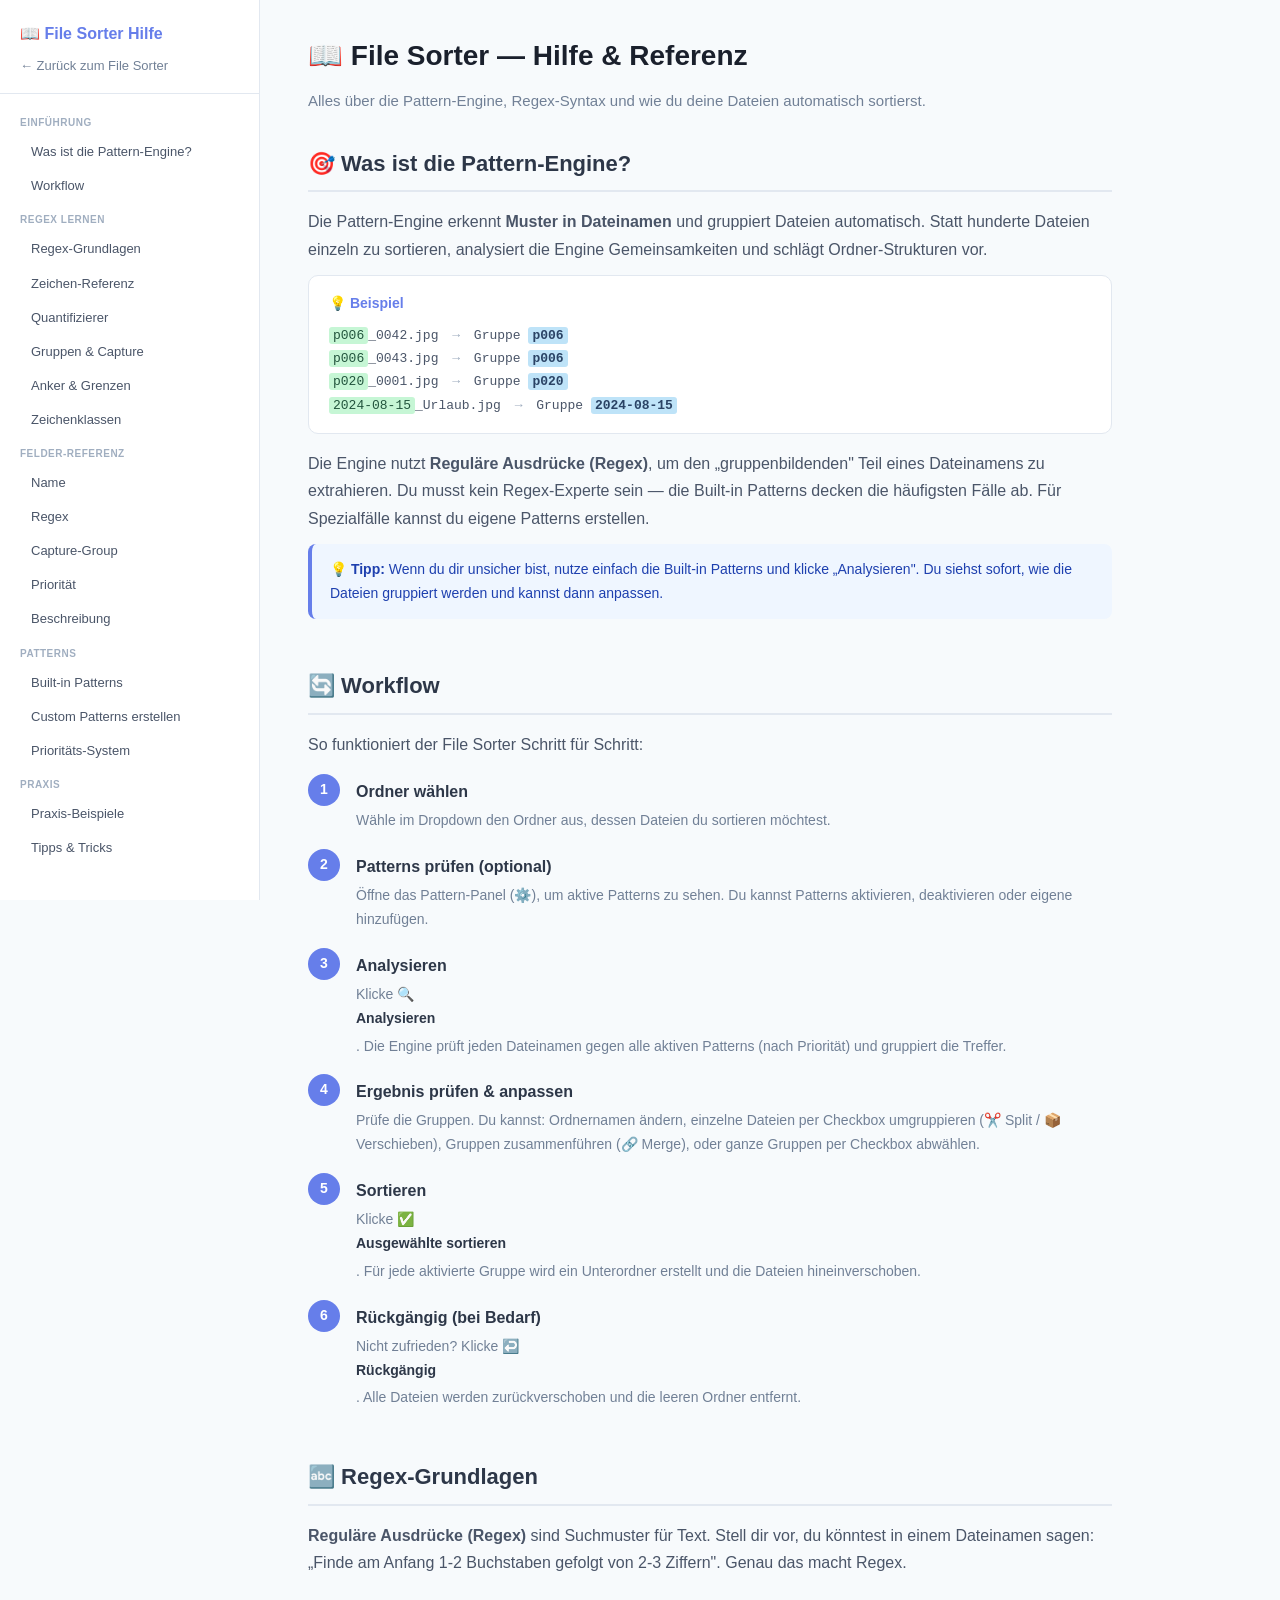
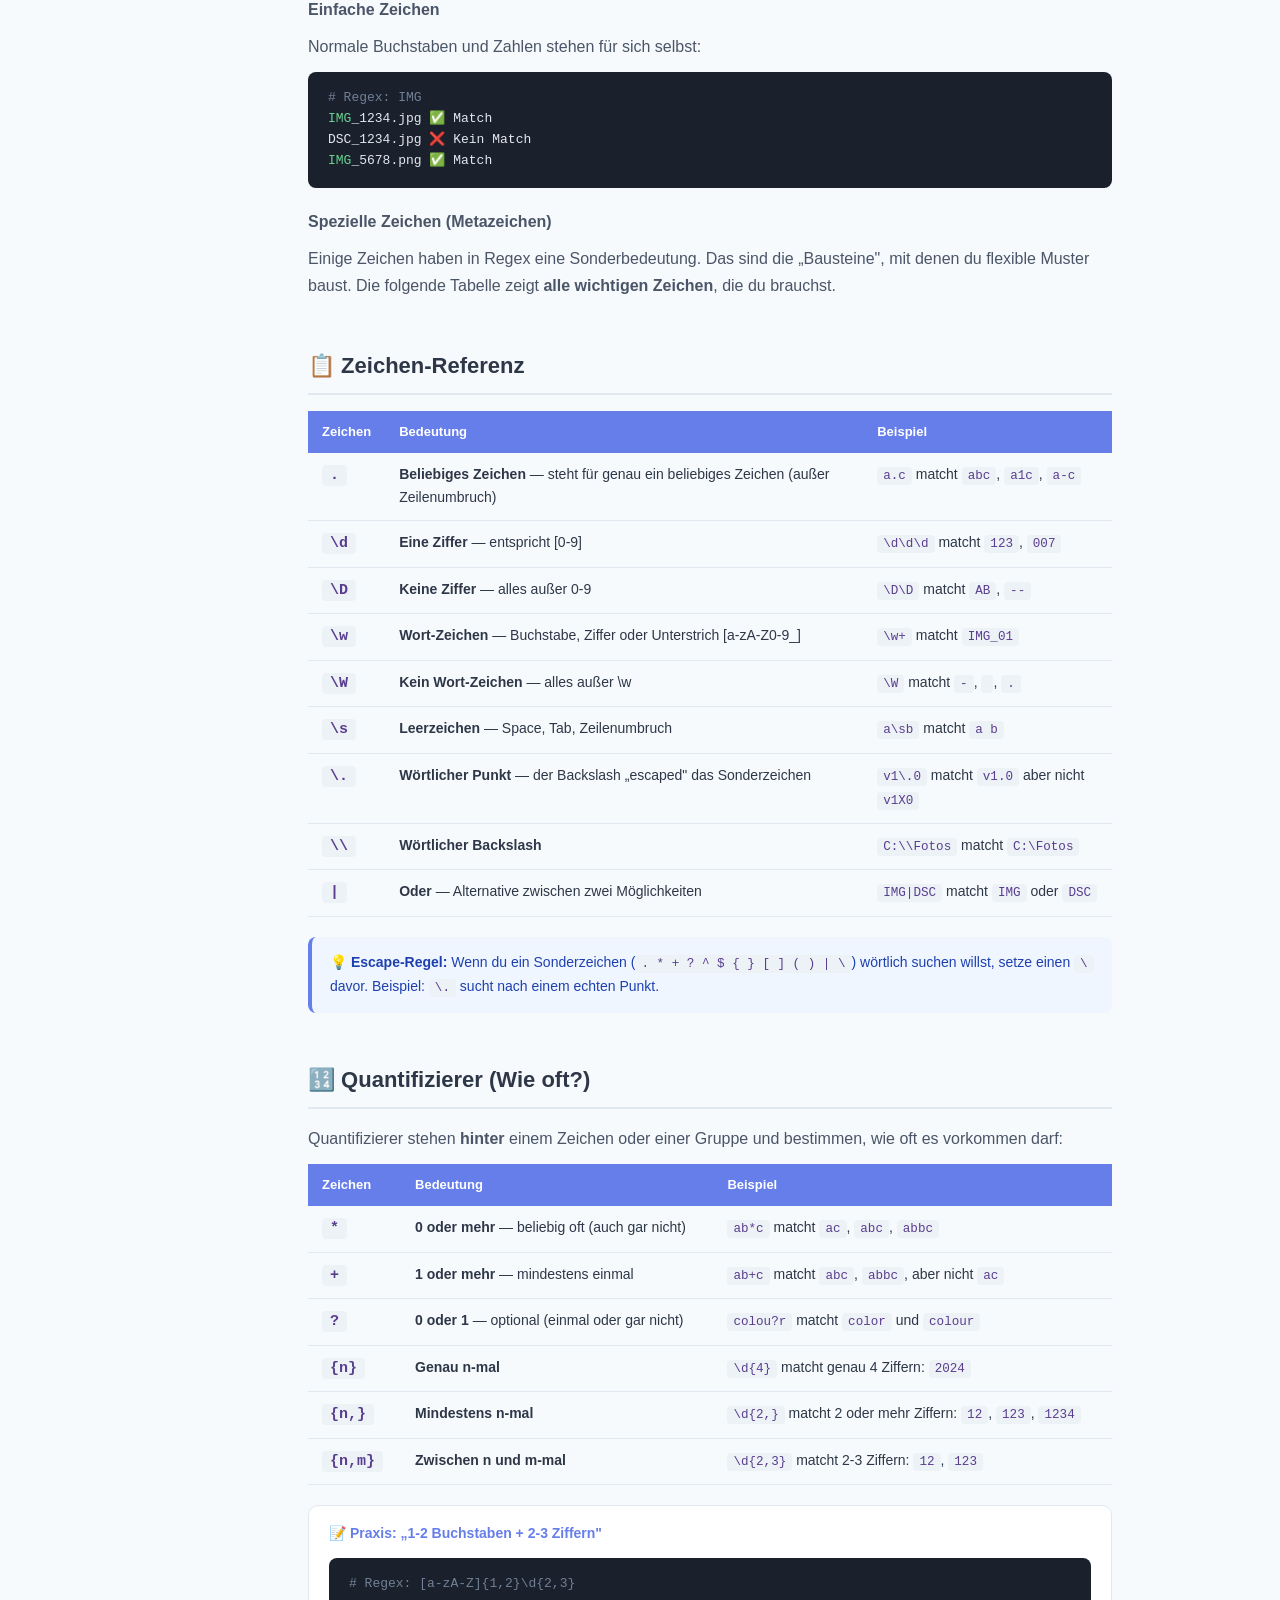
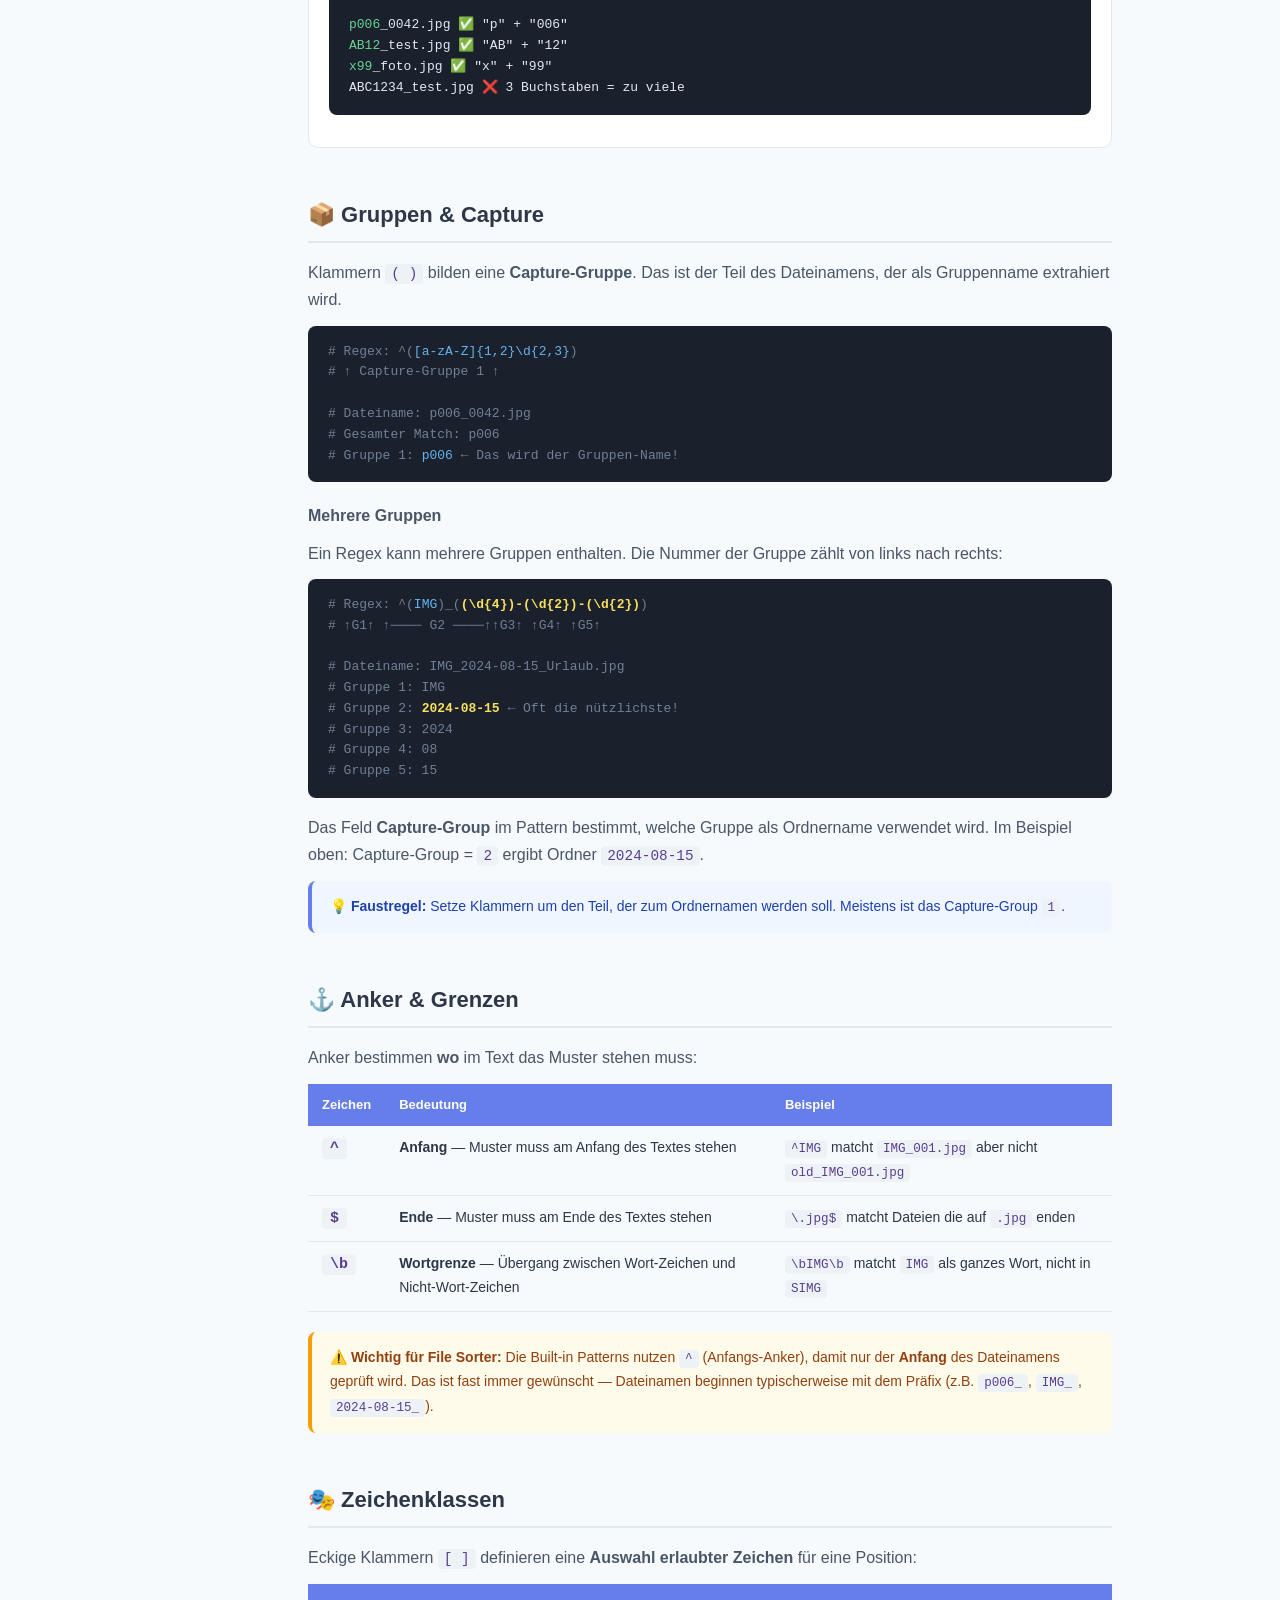
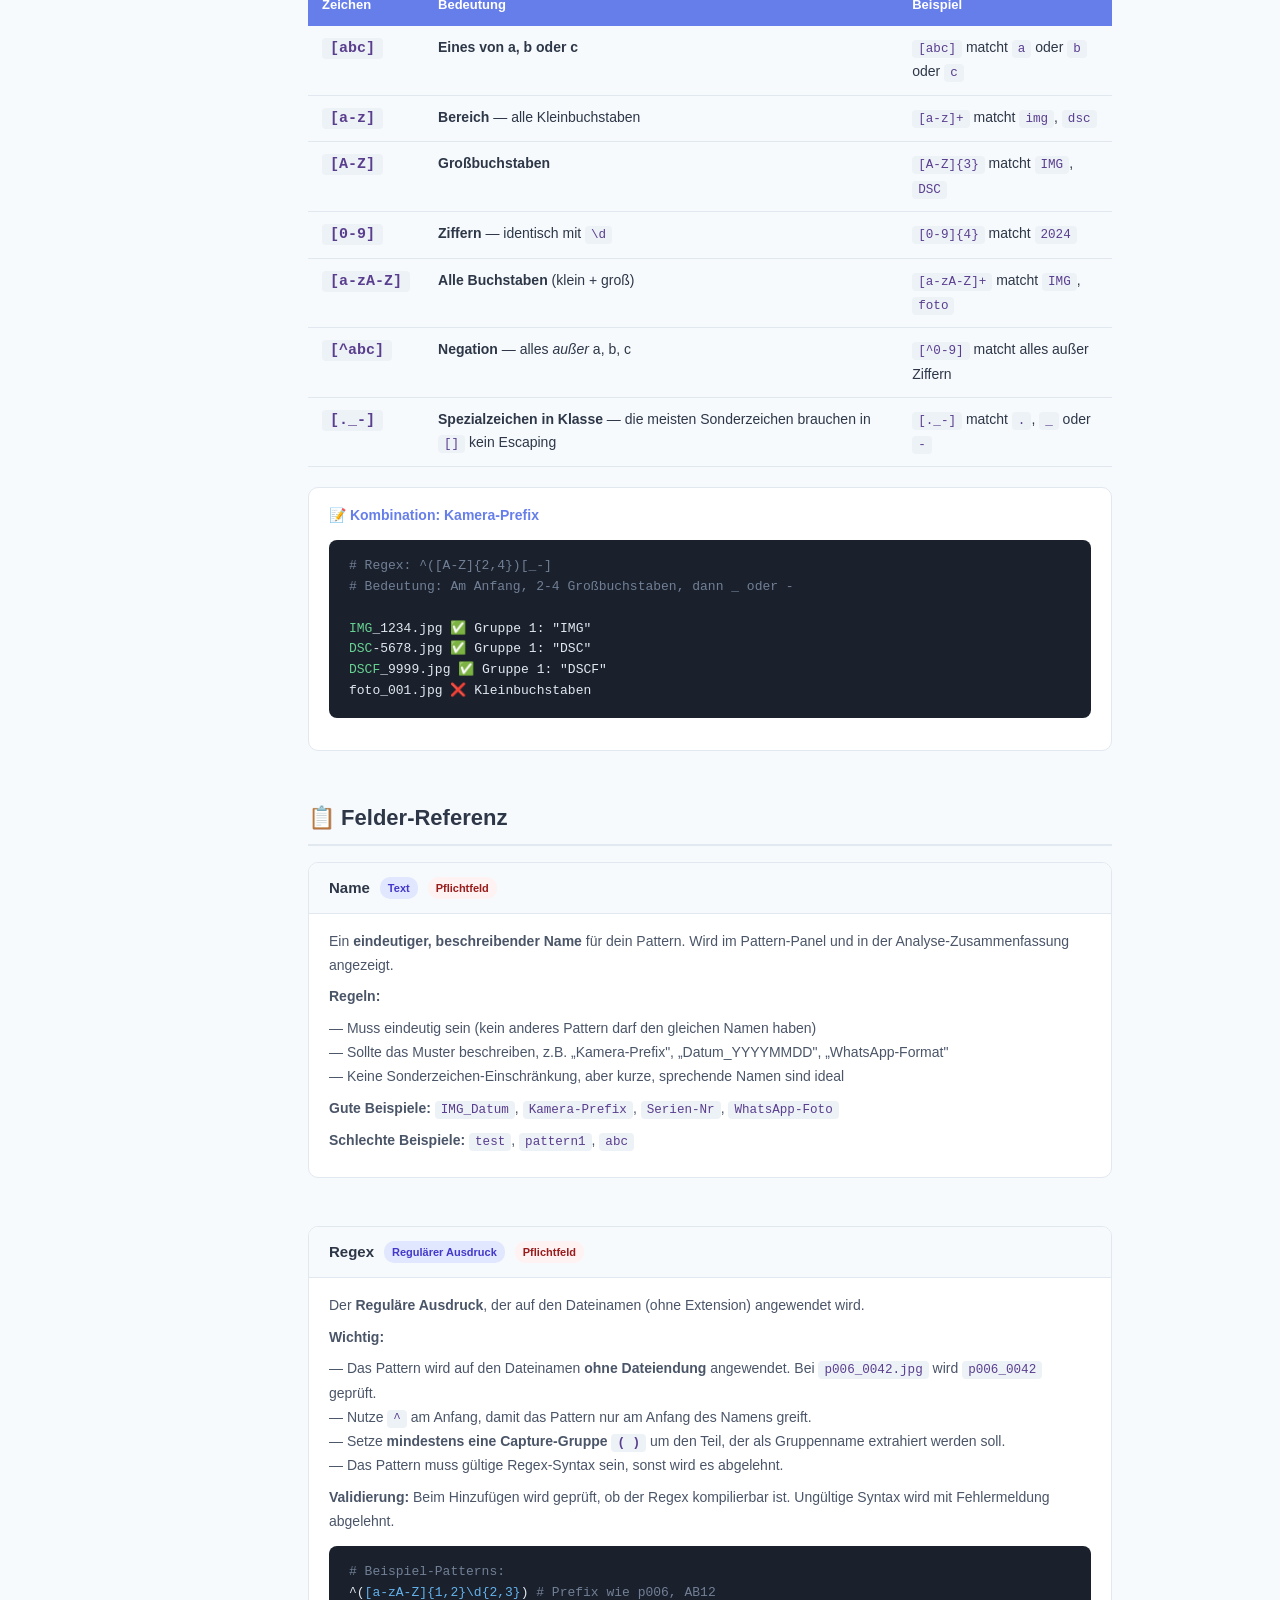
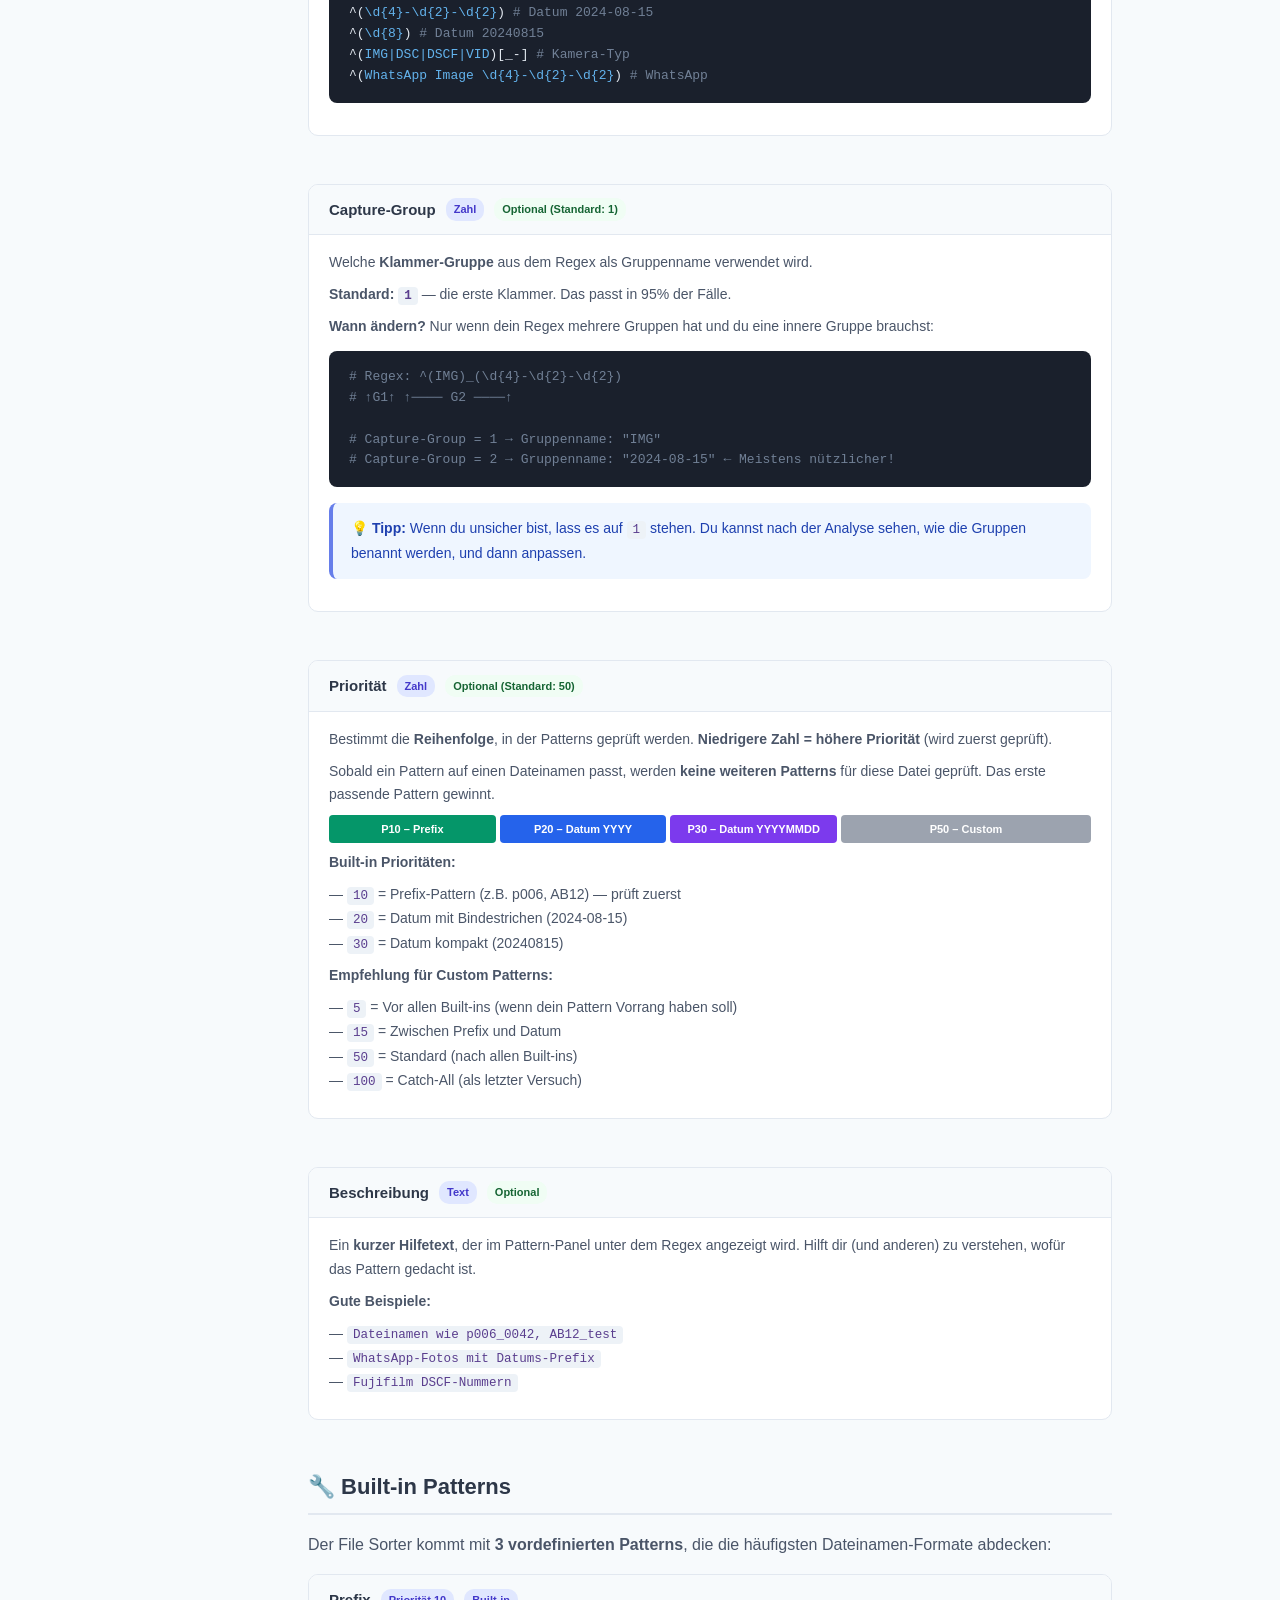
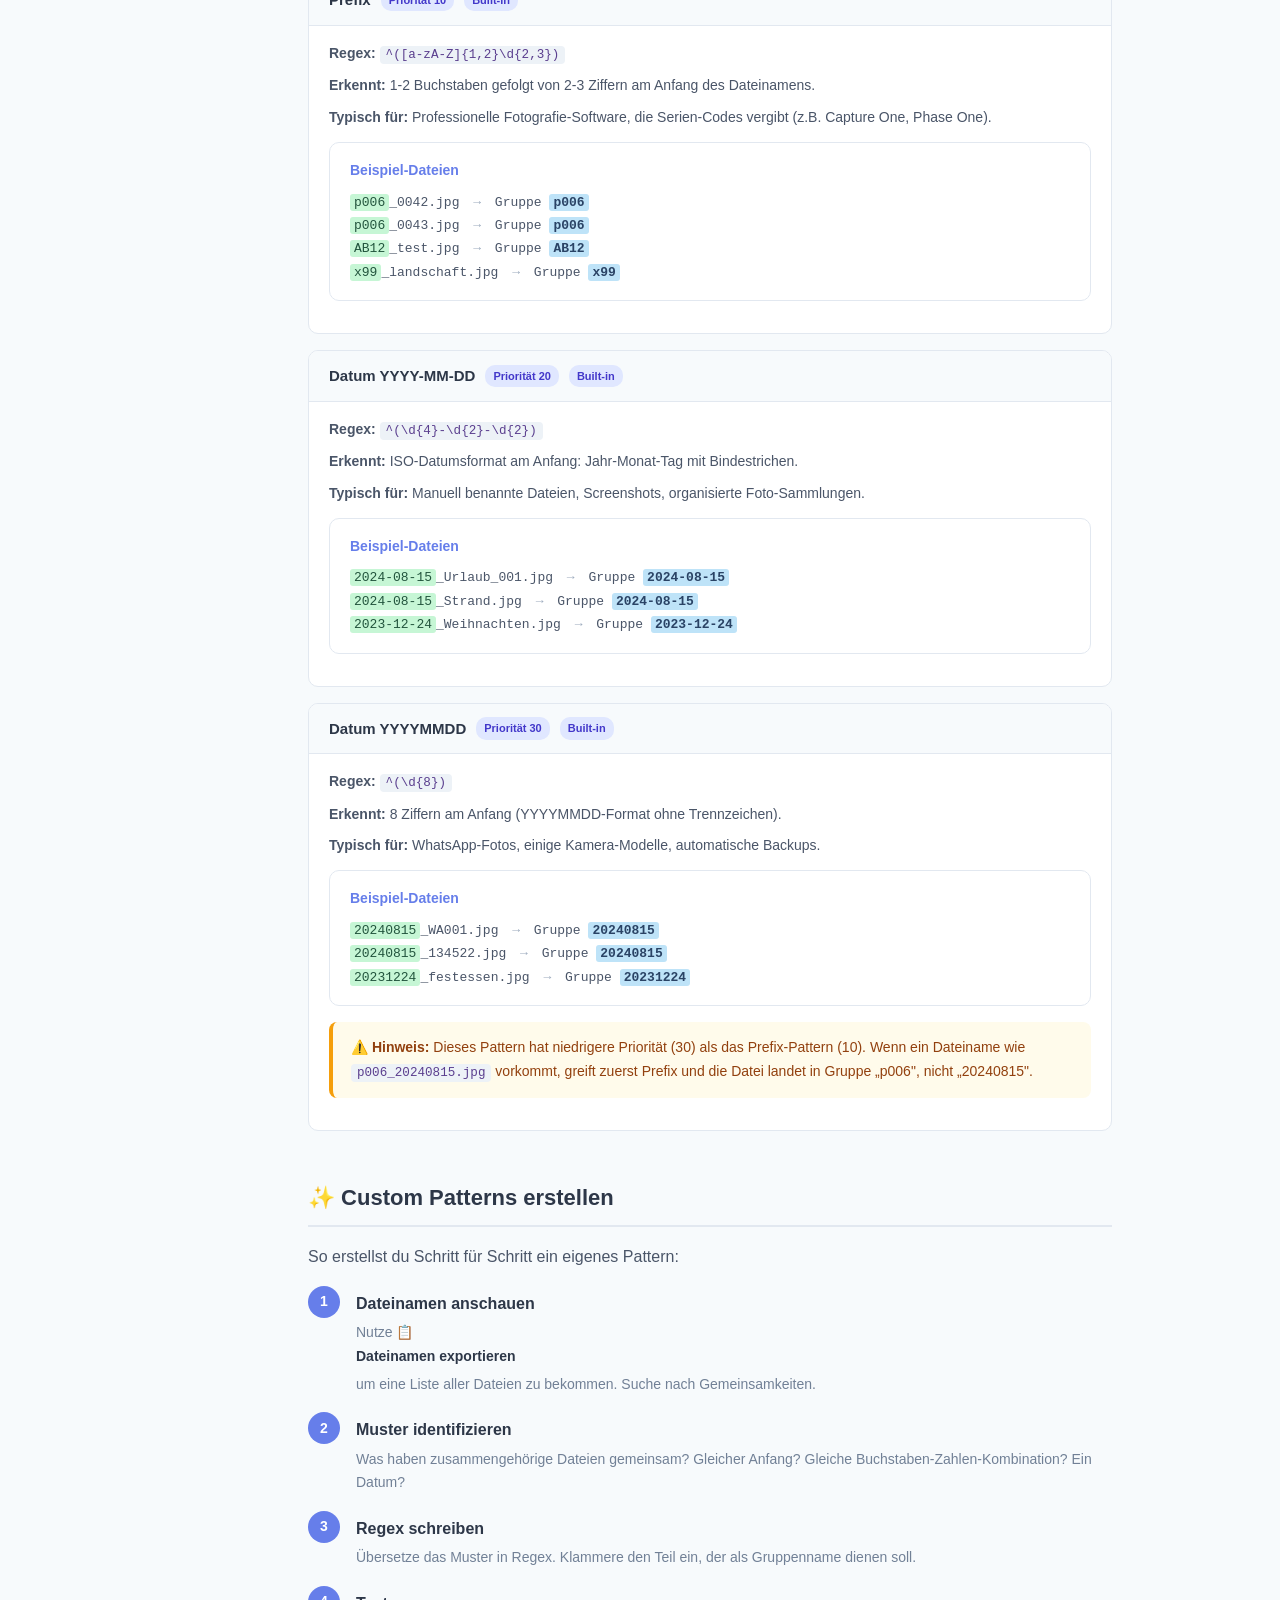
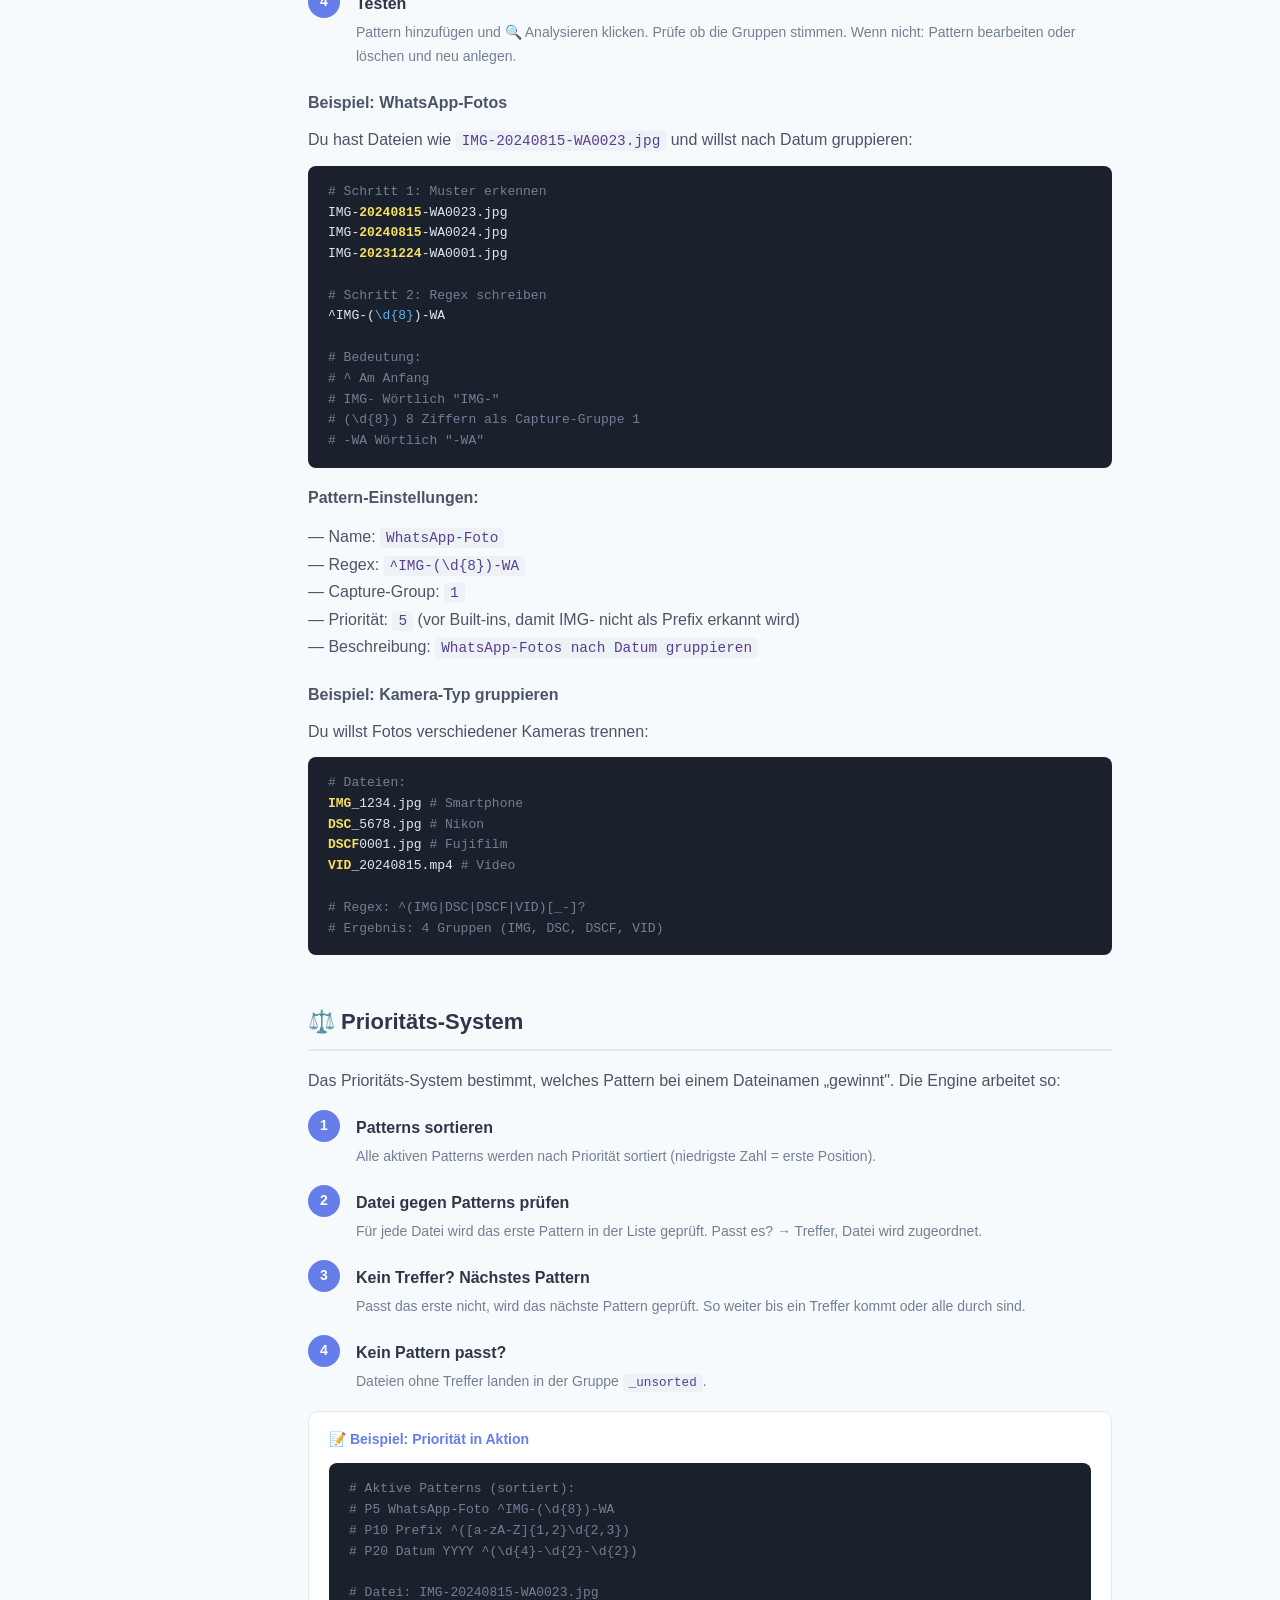
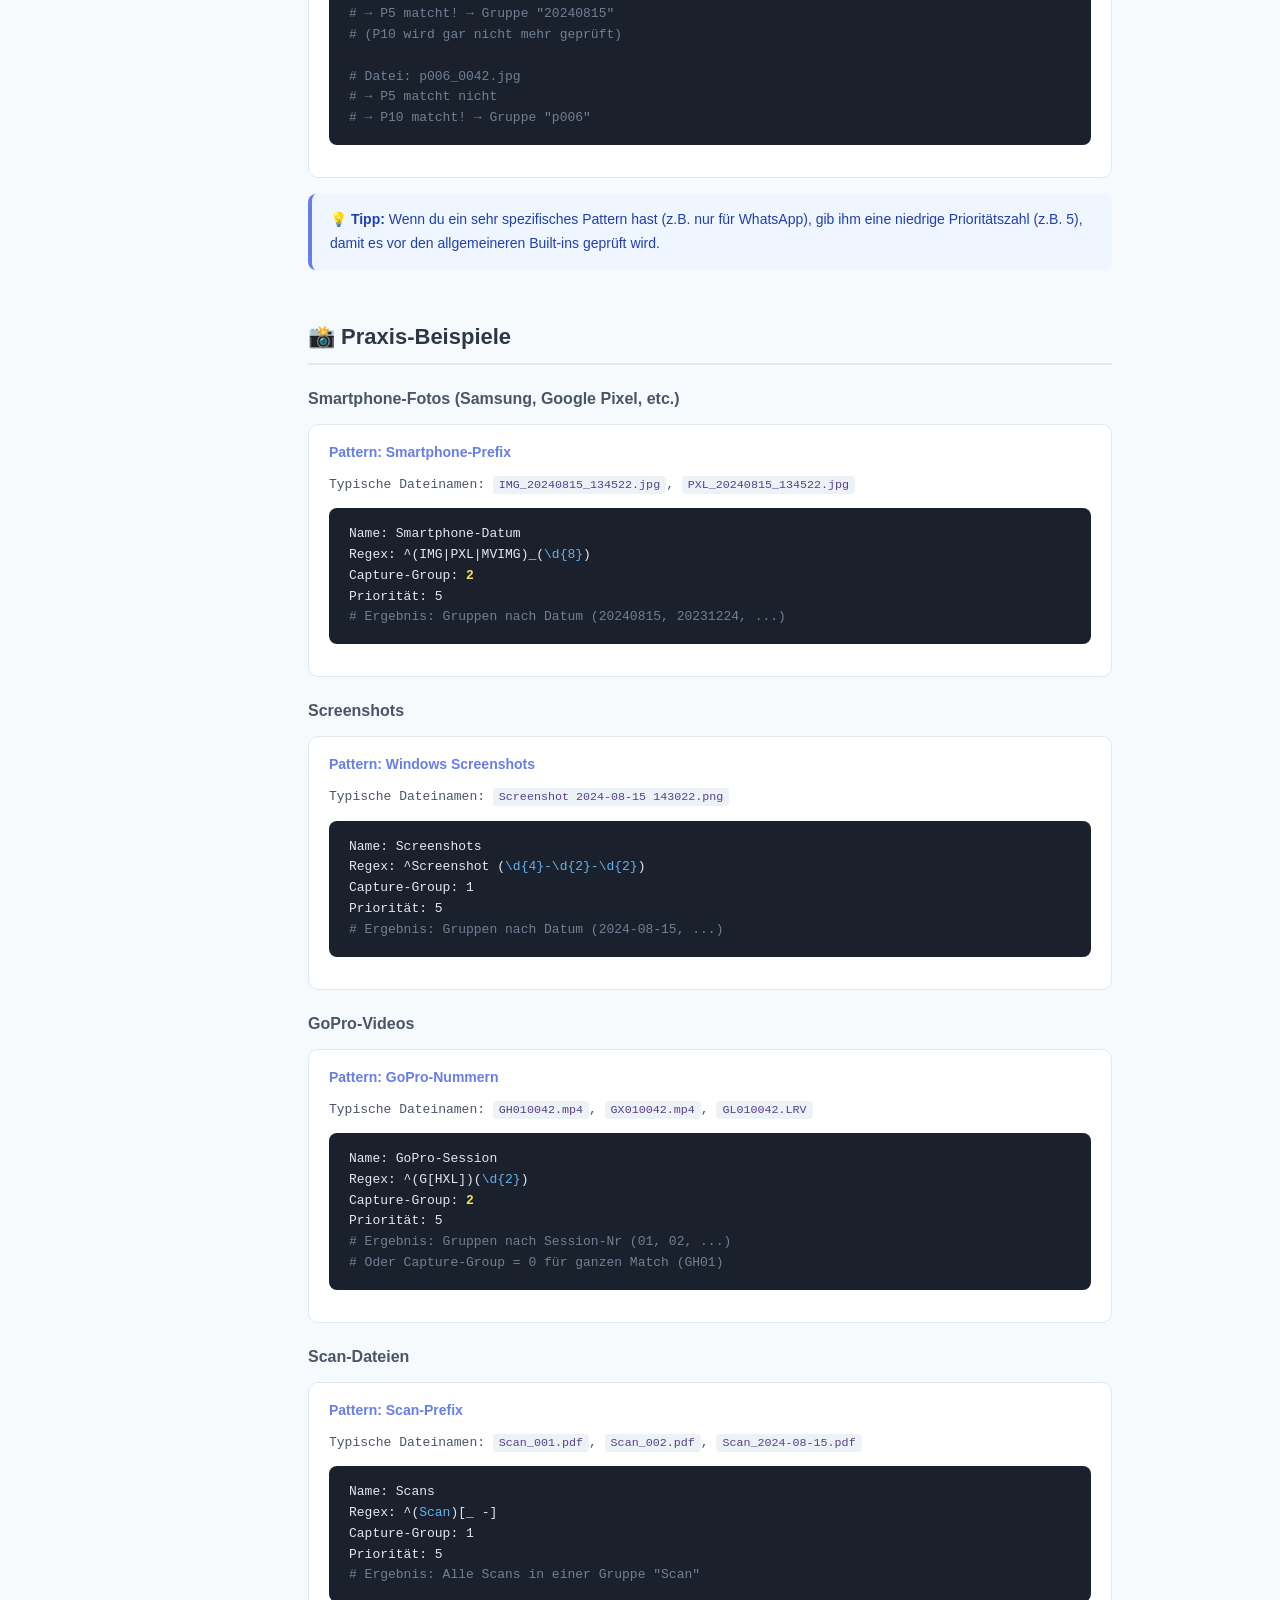
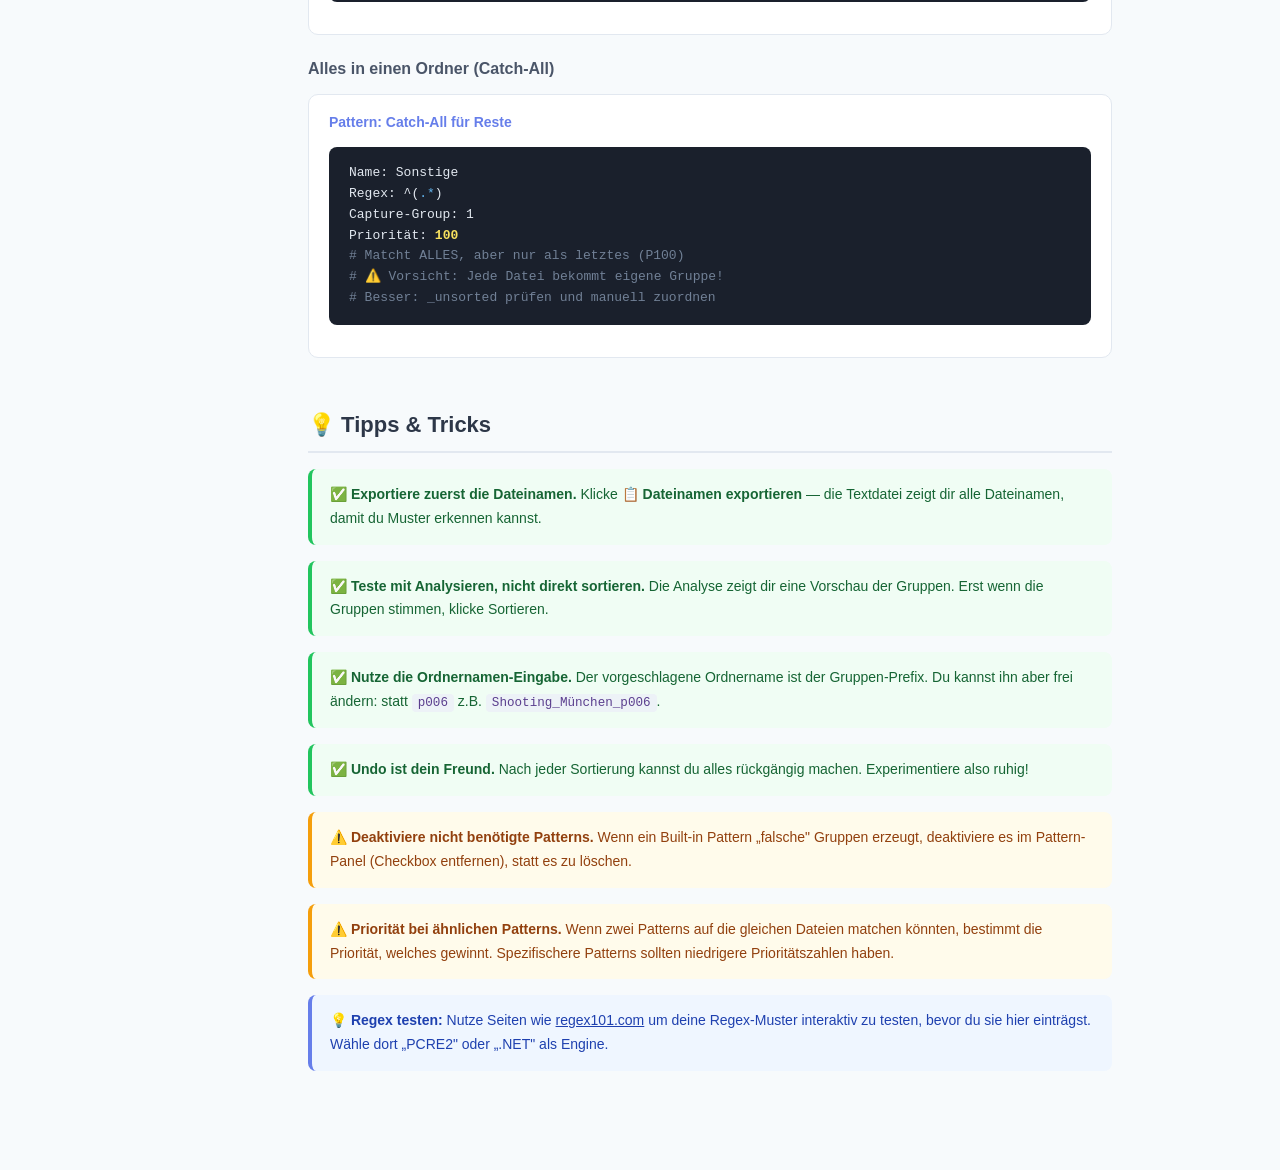
<file: Templates/file-sorter-help.html>
<!DOCTYPE html>
<html lang="de">
<head>
    <meta charset="UTF-8">
    <meta name="viewport" content="width=device-width, initial-scale=1.0">
    <title>File Sorter Hilfe — PhotoFolder</title>
    <style>
        * { margin: 0; padding: 0; box-sizing: border-box; }

        body {
            font-family: -apple-system, BlinkMacSystemFont, 'Segoe UI', Roboto, Oxygen, Ubuntu, Cantarell, sans-serif;
            background: #f7fafc;
            min-height: 100vh;
            color: #2d3748;
            line-height: 1.7;
        }

        /* === LAYOUT === */
        .help-layout {
            display: flex;
            min-height: 100vh;
        }

        /* === SIDEBAR NAV === */
        .help-sidebar {
            width: 260px;
            background: white;
            border-right: 1px solid #e2e8f0;
            padding: 20px 0;
            position: fixed;
            top: 0;
            left: 0;
            bottom: 0;
            overflow-y: auto;
            z-index: 10;
        }
        .help-sidebar-header {
            padding: 0 20px 16px;
            border-bottom: 1px solid #e2e8f0;
            margin-bottom: 12px;
        }
        .help-sidebar-header h2 {
            font-size: 16px;
            color: #667eea;
            display: flex;
            align-items: center;
            gap: 8px;
        }
        .help-sidebar-header .back-link {
            display: block;
            margin-top: 8px;
            color: #718096;
            text-decoration: none;
            font-size: 13px;
        }
        .help-sidebar-header .back-link:hover { color: #667eea; }

        .nav-section {
            padding: 8px 20px 4px;
            font-size: 10px;
            font-weight: 700;
            text-transform: uppercase;
            letter-spacing: 0.05em;
            color: #a0aec0;
        }
        .nav-link {
            display: block;
            padding: 6px 20px 6px 28px;
            color: #4a5568;
            text-decoration: none;
            font-size: 13px;
            transition: all 0.15s;
            border-left: 3px solid transparent;
        }
        .nav-link:hover {
            background: #f7fafc;
            color: #667eea;
            border-left-color: #e2e8f0;
        }
        .nav-link.active {
            background: #eff6ff;
            color: #667eea;
            font-weight: 600;
            border-left-color: #667eea;
        }

        /* === MAIN CONTENT === */
        .help-content {
            flex: 1;
            margin-left: 260px;
            padding: 32px 48px 80px;
            max-width: 900px;
        }

        .help-content h1 {
            font-size: 28px;
            margin-bottom: 8px;
            color: #1a202c;
        }
        .help-content .subtitle {
            font-size: 15px;
            color: #718096;
            margin-bottom: 32px;
        }

        /* Sections */
        .help-section {
            margin-bottom: 48px;
            scroll-margin-top: 24px;
        }
        .help-section h2 {
            font-size: 22px;
            color: #2d3748;
            margin-bottom: 16px;
            padding-bottom: 8px;
            border-bottom: 2px solid #e2e8f0;
            display: flex;
            align-items: center;
            gap: 10px;
        }
        .help-section h3 {
            font-size: 16px;
            color: #4a5568;
            margin: 20px 0 10px;
        }
        .help-section p {
            margin-bottom: 12px;
            color: #4a5568;
        }

        /* Code / Regex Blocks */
        code {
            background: #edf2f7;
            padding: 2px 6px;
            border-radius: 4px;
            font-family: 'Cascadia Code', 'Fira Code', 'Consolas', monospace;
            font-size: 0.9em;
            color: #5a3e8e;
        }
        .code-block {
            background: #1a202c;
            color: #e2e8f0;
            padding: 16px 20px;
            border-radius: 8px;
            font-family: 'Cascadia Code', 'Fira Code', 'Consolas', monospace;
            font-size: 13px;
            overflow-x: auto;
            margin: 12px 0 16px;
            line-height: 1.6;
        }
        .code-block .comment { color: #718096; }
        .code-block .highlight { color: #f6e05e; font-weight: 600; }
        .code-block .match { color: #68d391; }
        .code-block .group { color: #63b3ed; }

        /* Regex Reference Table */
        .regex-table {
            width: 100%;
            border-collapse: collapse;
            margin: 12px 0 20px;
            font-size: 14px;
        }
        .regex-table th {
            background: #667eea;
            color: white;
            padding: 10px 14px;
            text-align: left;
            font-weight: 600;
            font-size: 13px;
        }
        .regex-table td {
            padding: 10px 14px;
            border-bottom: 1px solid #e2e8f0;
            vertical-align: top;
        }
        .regex-table tr:hover { background: #f7fafc; }
        .regex-table .sym {
            font-family: 'Cascadia Code', 'Fira Code', 'Consolas', monospace;
            font-size: 15px;
            color: #5a3e8e;
            font-weight: 600;
            white-space: nowrap;
            background: #edf2f7;
            padding: 2px 8px;
            border-radius: 4px;
        }

        /* Example Cards */
        .example-card {
            background: white;
            border: 1px solid #e2e8f0;
            border-radius: 10px;
            padding: 16px 20px;
            margin: 12px 0 16px;
        }
        .example-card-title {
            font-weight: 700;
            font-size: 14px;
            color: #667eea;
            margin-bottom: 8px;
            display: flex;
            align-items: center;
            gap: 8px;
        }
        .example-card .file-list {
            font-family: 'Cascadia Code', 'Fira Code', 'Consolas', monospace;
            font-size: 13px;
            color: #4a5568;
            line-height: 1.8;
        }
        .example-card .file-list .matched {
            background: #c6f6d5;
            padding: 1px 4px;
            border-radius: 3px;
            color: #22543d;
        }
        .example-card .file-list .group-val {
            background: #bee3f8;
            padding: 1px 4px;
            border-radius: 3px;
            color: #2a4365;
            font-weight: 600;
        }
        .example-card .arrow { color: #a0aec0; margin: 0 6px; }

        /* Info Boxes */
        .info-box {
            padding: 14px 18px;
            border-radius: 8px;
            margin: 12px 0 16px;
            font-size: 14px;
        }
        .info-box.tip {
            background: #eff6ff;
            border-left: 4px solid #667eea;
            color: #1e40af;
        }
        .info-box.warning {
            background: #fffbeb;
            border-left: 4px solid #f59e0b;
            color: #92400e;
        }
        .info-box.success {
            background: #f0fdf4;
            border-left: 4px solid #22c55e;
            color: #166534;
        }
        .info-box strong { font-weight: 700; }

        /* Field Reference Cards */
        .field-card {
            background: white;
            border: 1px solid #e2e8f0;
            border-radius: 10px;
            margin: 16px 0;
            overflow: hidden;
        }
        .field-card-header {
            background: #f7fafc;
            padding: 12px 20px;
            border-bottom: 1px solid #e2e8f0;
            display: flex;
            align-items: center;
            gap: 10px;
        }
        .field-card-header .field-name {
            font-weight: 700;
            font-size: 15px;
            color: #2d3748;
        }
        .field-card-header .field-type {
            font-size: 11px;
            padding: 2px 8px;
            border-radius: 10px;
            background: #e0e7ff;
            color: #4338ca;
            font-weight: 600;
        }
        .field-card-header .field-required {
            font-size: 11px;
            padding: 2px 8px;
            border-radius: 10px;
            background: #fef2f2;
            color: #991b1b;
            font-weight: 600;
        }
        .field-card-header .field-optional {
            font-size: 11px;
            padding: 2px 8px;
            border-radius: 10px;
            background: #f0fdf4;
            color: #166534;
            font-weight: 600;
        }
        .field-card-body {
            padding: 16px 20px;
        }
        .field-card-body p { margin-bottom: 8px; font-size: 14px; }

        /* Workflow Steps */
        .workflow-steps {
            counter-reset: step;
            margin: 16px 0;
        }
        .workflow-step {
            display: flex;
            gap: 16px;
            margin-bottom: 16px;
            align-items: flex-start;
        }
        .workflow-step::before {
            counter-increment: step;
            content: counter(step);
            background: #667eea;
            color: white;
            width: 32px;
            height: 32px;
            border-radius: 50%;
            display: flex;
            align-items: center;
            justify-content: center;
            font-weight: 700;
            font-size: 14px;
            flex-shrink: 0;
        }
        .workflow-step-content {
            flex: 1;
            padding-top: 4px;
        }
        .workflow-step-content strong {
            display: block;
            margin-bottom: 4px;
            color: #2d3748;
        }
        .workflow-step-content p {
            font-size: 14px;
            color: #718096;
            margin-bottom: 0;
        }

        /* Priority Visualization */
        .priority-bar {
            display: flex;
            align-items: center;
            gap: 4px;
            margin: 8px 0;
        }
        .priority-segment {
            height: 28px;
            border-radius: 4px;
            display: flex;
            align-items: center;
            justify-content: center;
            font-size: 11px;
            font-weight: 600;
            color: white;
        }

        /* Responsive */
        @media (max-width: 900px) {
            .help-sidebar { display: none; }
            .help-content { margin-left: 0; padding: 20px; }
        }
    </style>
</head>
<body>
    <div class="help-layout">

        <!-- SIDEBAR NAVIGATION -->
        <nav class="help-sidebar">
            <div class="help-sidebar-header">
                <h2>📖 File Sorter Hilfe</h2>
                <a href="/file-sorter" class="back-link" onclick="window.close(); return false;">← Zurück zum File Sorter</a>
            </div>

            <div class="nav-section">Einführung</div>
            <a href="#overview" class="nav-link">Was ist die Pattern-Engine?</a>
            <a href="#workflow" class="nav-link">Workflow</a>

            <div class="nav-section">Regex lernen</div>
            <a href="#regex-basics" class="nav-link">Regex-Grundlagen</a>
            <a href="#regex-chars" class="nav-link">Zeichen-Referenz</a>
            <a href="#regex-quantifiers" class="nav-link">Quantifizierer</a>
            <a href="#regex-groups" class="nav-link">Gruppen &amp; Capture</a>
            <a href="#regex-anchors" class="nav-link">Anker &amp; Grenzen</a>
            <a href="#regex-classes" class="nav-link">Zeichenklassen</a>

            <div class="nav-section">Felder-Referenz</div>
            <a href="#field-name" class="nav-link">Name</a>
            <a href="#field-regex" class="nav-link">Regex</a>
            <a href="#field-capture" class="nav-link">Capture-Group</a>
            <a href="#field-priority" class="nav-link">Priorität</a>
            <a href="#field-description" class="nav-link">Beschreibung</a>

            <div class="nav-section">Patterns</div>
            <a href="#builtin-patterns" class="nav-link">Built-in Patterns</a>
            <a href="#custom-patterns" class="nav-link">Custom Patterns erstellen</a>
            <a href="#priority-system" class="nav-link">Prioritäts-System</a>

            <div class="nav-section">Praxis</div>
            <a href="#examples" class="nav-link">Praxis-Beispiele</a>
            <a href="#tips" class="nav-link">Tipps &amp; Tricks</a>
        </nav>

        <!-- MAIN CONTENT -->
        <main class="help-content">

            <h1>📖 File Sorter — Hilfe &amp; Referenz</h1>
            <p class="subtitle">Alles über die Pattern-Engine, Regex-Syntax und wie du deine Dateien automatisch sortierst.</p>


            <!-- ============================== -->
            <!-- OVERVIEW -->
            <!-- ============================== -->
            <section class="help-section" id="overview">
                <h2>🎯 Was ist die Pattern-Engine?</h2>

                <p>Die Pattern-Engine erkennt <strong>Muster in Dateinamen</strong> und gruppiert Dateien automatisch. Statt hunderte Dateien einzeln zu sortieren, analysiert die Engine Gemeinsamkeiten und schlägt Ordner-Strukturen vor.</p>

                <div class="example-card">
                    <div class="example-card-title">💡 Beispiel</div>
                    <div class="file-list">
                        <span class="matched">p006</span>_0042.jpg <span class="arrow">→</span> Gruppe <span class="group-val">p006</span><br>
                        <span class="matched">p006</span>_0043.jpg <span class="arrow">→</span> Gruppe <span class="group-val">p006</span><br>
                        <span class="matched">p020</span>_0001.jpg <span class="arrow">→</span> Gruppe <span class="group-val">p020</span><br>
                        <span class="matched">2024-08-15</span>_Urlaub.jpg <span class="arrow">→</span> Gruppe <span class="group-val">2024-08-15</span><br>
                    </div>
                </div>

                <p>Die Engine nutzt <strong>Reguläre Ausdrücke (Regex)</strong>, um den „gruppenbildenden" Teil eines Dateinamens zu extrahieren. Du musst kein Regex-Experte sein — die Built-in Patterns decken die häufigsten Fälle ab. Für Spezialfälle kannst du eigene Patterns erstellen.</p>

                <div class="info-box tip">
                    <strong>💡 Tipp:</strong> Wenn du dir unsicher bist, nutze einfach die Built-in Patterns und klicke „Analysieren". Du siehst sofort, wie die Dateien gruppiert werden und kannst dann anpassen.
                </div>
            </section>


            <!-- ============================== -->
            <!-- WORKFLOW -->
            <!-- ============================== -->
            <section class="help-section" id="workflow">
                <h2>🔄 Workflow</h2>

                <p>So funktioniert der File Sorter Schritt für Schritt:</p>

                <div class="workflow-steps">
                    <div class="workflow-step">
                        <div class="workflow-step-content">
                            <strong>Ordner wählen</strong>
                            <p>Wähle im Dropdown den Ordner aus, dessen Dateien du sortieren möchtest.</p>
                        </div>
                    </div>
                    <div class="workflow-step">
                        <div class="workflow-step-content">
                            <strong>Patterns prüfen (optional)</strong>
                            <p>Öffne das Pattern-Panel (⚙️), um aktive Patterns zu sehen. Du kannst Patterns aktivieren, deaktivieren oder eigene hinzufügen.</p>
                        </div>
                    </div>
                    <div class="workflow-step">
                        <div class="workflow-step-content">
                            <strong>Analysieren</strong>
                            <p>Klicke 🔍 <strong>Analysieren</strong>. Die Engine prüft jeden Dateinamen gegen alle aktiven Patterns (nach Priorität) und gruppiert die Treffer.</p>
                        </div>
                    </div>
                    <div class="workflow-step">
                        <div class="workflow-step-content">
                            <strong>Ergebnis prüfen &amp; anpassen</strong>
                            <p>Prüfe die Gruppen. Du kannst: Ordnernamen ändern, einzelne Dateien per Checkbox umgruppieren (✂️ Split / 📦 Verschieben), Gruppen zusammenführen (🔗 Merge), oder ganze Gruppen per Checkbox abwählen.</p>
                        </div>
                    </div>
                    <div class="workflow-step">
                        <div class="workflow-step-content">
                            <strong>Sortieren</strong>
                            <p>Klicke ✅ <strong>Ausgewählte sortieren</strong>. Für jede aktivierte Gruppe wird ein Unterordner erstellt und die Dateien hineinverschoben.</p>
                        </div>
                    </div>
                    <div class="workflow-step">
                        <div class="workflow-step-content">
                            <strong>Rückgängig (bei Bedarf)</strong>
                            <p>Nicht zufrieden? Klicke ↩️ <strong>Rückgängig</strong>. Alle Dateien werden zurückverschoben und die leeren Ordner entfernt.</p>
                        </div>
                    </div>
                </div>
            </section>


            <!-- ============================== -->
            <!-- REGEX BASICS -->
            <!-- ============================== -->
            <section class="help-section" id="regex-basics">
                <h2>🔤 Regex-Grundlagen</h2>

                <p><strong>Reguläre Ausdrücke (Regex)</strong> sind Suchmuster für Text. Stell dir vor, du könntest in einem Dateinamen sagen: „Finde am Anfang 1-2 Buchstaben gefolgt von 2-3 Ziffern". Genau das macht Regex.</p>

                <h3>Einfache Zeichen</h3>
                <p>Normale Buchstaben und Zahlen stehen für sich selbst:</p>

                <div class="code-block">
                    <span class="comment"># Regex: IMG</span><br>
                    <span class="match">IMG</span>_1234.jpg     ✅ Match<br>
                    DSC_1234.jpg     ❌ Kein Match<br>
                    <span class="match">IMG</span>_5678.png     ✅ Match
                </div>

                <h3>Spezielle Zeichen (Metazeichen)</h3>
                <p>Einige Zeichen haben in Regex eine Sonderbedeutung. Das sind die „Bausteine", mit denen du flexible Muster baust. Die folgende Tabelle zeigt <strong>alle wichtigen Zeichen</strong>, die du brauchst.</p>
            </section>


            <!-- ============================== -->
            <!-- REGEX CHARS REFERENCE -->
            <!-- ============================== -->
            <section class="help-section" id="regex-chars">
                <h2>📋 Zeichen-Referenz</h2>

                <table class="regex-table">
                    <thead>
                        <tr>
                            <th>Zeichen</th>
                            <th>Bedeutung</th>
                            <th>Beispiel</th>
                        </tr>
                    </thead>
                    <tbody>
                        <tr>
                            <td><span class="sym">.</span></td>
                            <td><strong>Beliebiges Zeichen</strong> — steht für genau ein beliebiges Zeichen (außer Zeilenumbruch)</td>
                            <td><code>a.c</code> matcht <code>abc</code>, <code>a1c</code>, <code>a-c</code></td>
                        </tr>
                        <tr>
                            <td><span class="sym">\d</span></td>
                            <td><strong>Eine Ziffer</strong> — entspricht [0-9]</td>
                            <td><code>\d\d\d</code> matcht <code>123</code>, <code>007</code></td>
                        </tr>
                        <tr>
                            <td><span class="sym">\D</span></td>
                            <td><strong>Keine Ziffer</strong> — alles außer 0-9</td>
                            <td><code>\D\D</code> matcht <code>AB</code>, <code>--</code></td>
                        </tr>
                        <tr>
                            <td><span class="sym">\w</span></td>
                            <td><strong>Wort-Zeichen</strong> — Buchstabe, Ziffer oder Unterstrich [a-zA-Z0-9_]</td>
                            <td><code>\w+</code> matcht <code>IMG_01</code></td>
                        </tr>
                        <tr>
                            <td><span class="sym">\W</span></td>
                            <td><strong>Kein Wort-Zeichen</strong> — alles außer \w</td>
                            <td><code>\W</code> matcht <code>-</code>, <code> </code>, <code>.</code></td>
                        </tr>
                        <tr>
                            <td><span class="sym">\s</span></td>
                            <td><strong>Leerzeichen</strong> — Space, Tab, Zeilenumbruch</td>
                            <td><code>a\sb</code> matcht <code>a b</code></td>
                        </tr>
                        <tr>
                            <td><span class="sym">\.</span></td>
                            <td><strong>Wörtlicher Punkt</strong> — der Backslash „escaped" das Sonderzeichen</td>
                            <td><code>v1\.0</code> matcht <code>v1.0</code> aber nicht <code>v1X0</code></td>
                        </tr>
                        <tr>
                            <td><span class="sym">\\</span></td>
                            <td><strong>Wörtlicher Backslash</strong></td>
                            <td><code>C:\\Fotos</code> matcht <code>C:\Fotos</code></td>
                        </tr>
                        <tr>
                            <td><span class="sym">|</span></td>
                            <td><strong>Oder</strong> — Alternative zwischen zwei Möglichkeiten</td>
                            <td><code>IMG|DSC</code> matcht <code>IMG</code> oder <code>DSC</code></td>
                        </tr>
                    </tbody>
                </table>

                <div class="info-box tip">
                    <strong>💡 Escape-Regel:</strong> Wenn du ein Sonderzeichen (<code>. * + ? ^ $ { } [ ] ( ) | \</code>) wörtlich suchen willst, setze einen <code>\</code> davor. Beispiel: <code>\.</code> sucht nach einem echten Punkt.
                </div>
            </section>


            <!-- ============================== -->
            <!-- REGEX QUANTIFIERS -->
            <!-- ============================== -->
            <section class="help-section" id="regex-quantifiers">
                <h2>🔢 Quantifizierer (Wie oft?)</h2>

                <p>Quantifizierer stehen <strong>hinter</strong> einem Zeichen oder einer Gruppe und bestimmen, wie oft es vorkommen darf:</p>

                <table class="regex-table">
                    <thead>
                        <tr>
                            <th>Zeichen</th>
                            <th>Bedeutung</th>
                            <th>Beispiel</th>
                        </tr>
                    </thead>
                    <tbody>
                        <tr>
                            <td><span class="sym">*</span></td>
                            <td><strong>0 oder mehr</strong> — beliebig oft (auch gar nicht)</td>
                            <td><code>ab*c</code> matcht <code>ac</code>, <code>abc</code>, <code>abbc</code></td>
                        </tr>
                        <tr>
                            <td><span class="sym">+</span></td>
                            <td><strong>1 oder mehr</strong> — mindestens einmal</td>
                            <td><code>ab+c</code> matcht <code>abc</code>, <code>abbc</code>, aber nicht <code>ac</code></td>
                        </tr>
                        <tr>
                            <td><span class="sym">?</span></td>
                            <td><strong>0 oder 1</strong> — optional (einmal oder gar nicht)</td>
                            <td><code>colou?r</code> matcht <code>color</code> und <code>colour</code></td>
                        </tr>
                        <tr>
                            <td><span class="sym">{n}</span></td>
                            <td><strong>Genau n-mal</strong></td>
                            <td><code>\d{4}</code> matcht genau 4 Ziffern: <code>2024</code></td>
                        </tr>
                        <tr>
                            <td><span class="sym">{n,}</span></td>
                            <td><strong>Mindestens n-mal</strong></td>
                            <td><code>\d{2,}</code> matcht 2 oder mehr Ziffern: <code>12</code>, <code>123</code>, <code>1234</code></td>
                        </tr>
                        <tr>
                            <td><span class="sym">{n,m}</span></td>
                            <td><strong>Zwischen n und m-mal</strong></td>
                            <td><code>\d{2,3}</code> matcht 2-3 Ziffern: <code>12</code>, <code>123</code></td>
                        </tr>
                    </tbody>
                </table>

                <div class="example-card">
                    <div class="example-card-title">📝 Praxis: „1-2 Buchstaben + 2-3 Ziffern"</div>
                    <div class="code-block">
                        <span class="comment"># Regex: [a-zA-Z]{1,2}\d{2,3}</span><br><br>
                        <span class="match">p006</span>_0042.jpg    ✅ "p" + "006"<br>
                        <span class="match">AB12</span>_test.jpg    ✅ "AB" + "12"<br>
                        <span class="match">x99</span>_foto.jpg     ✅ "x" + "99"<br>
                        ABC1234_test.jpg  ❌ 3 Buchstaben = zu viele
                    </div>
                </div>
            </section>


            <!-- ============================== -->
            <!-- REGEX GROUPS -->
            <!-- ============================== -->
            <section class="help-section" id="regex-groups">
                <h2>📦 Gruppen &amp; Capture</h2>

                <p>Klammern <code>( )</code> bilden eine <strong>Capture-Gruppe</strong>. Das ist der Teil des Dateinamens, der als Gruppenname extrahiert wird.</p>

                <div class="code-block">
                    <span class="comment"># Regex: ^(<span class="group">[a-zA-Z]{1,2}\d{2,3}</span>)</span><br>
                    <span class="comment">#          ↑ Capture-Gruppe 1 ↑</span><br><br>
                    <span class="comment"># Dateiname: p006_0042.jpg</span><br>
                    <span class="comment"># Gesamter Match: p006</span><br>
                    <span class="comment"># Gruppe 1: <span class="group">p006</span>  ← Das wird der Gruppen-Name!</span>
                </div>

                <h3>Mehrere Gruppen</h3>
                <p>Ein Regex kann mehrere Gruppen enthalten. Die Nummer der Gruppe zählt von links nach rechts:</p>

                <div class="code-block">
                    <span class="comment"># Regex: ^(<span class="group">IMG</span>)_(<span class="highlight">(\d{4})-(\d{2})-(\d{2})</span>)</span><br>
                    <span class="comment">#         ↑G1↑  ↑──── G2 ────↑↑G3↑  ↑G4↑  ↑G5↑</span><br><br>
                    <span class="comment"># Dateiname: IMG_2024-08-15_Urlaub.jpg</span><br>
                    <span class="comment"># Gruppe 1: IMG</span><br>
                    <span class="comment"># Gruppe 2: <span class="highlight">2024-08-15</span>  ← Oft die nützlichste!</span><br>
                    <span class="comment"># Gruppe 3: 2024</span><br>
                    <span class="comment"># Gruppe 4: 08</span><br>
                    <span class="comment"># Gruppe 5: 15</span>
                </div>

                <p>Das Feld <strong>Capture-Group</strong> im Pattern bestimmt, welche Gruppe als Ordnername verwendet wird. Im Beispiel oben: Capture-Group = <code>2</code> ergibt Ordner <code>2024-08-15</code>.</p>

                <div class="info-box tip">
                    <strong>💡 Faustregel:</strong> Setze Klammern um den Teil, der zum Ordnernamen werden soll. Meistens ist das Capture-Group <code>1</code>.
                </div>
            </section>


            <!-- ============================== -->
            <!-- REGEX ANCHORS -->
            <!-- ============================== -->
            <section class="help-section" id="regex-anchors">
                <h2>⚓ Anker &amp; Grenzen</h2>

                <p>Anker bestimmen <strong>wo</strong> im Text das Muster stehen muss:</p>

                <table class="regex-table">
                    <thead>
                        <tr>
                            <th>Zeichen</th>
                            <th>Bedeutung</th>
                            <th>Beispiel</th>
                        </tr>
                    </thead>
                    <tbody>
                        <tr>
                            <td><span class="sym">^</span></td>
                            <td><strong>Anfang</strong> — Muster muss am Anfang des Textes stehen</td>
                            <td><code>^IMG</code> matcht <code>IMG_001.jpg</code> aber nicht <code>old_IMG_001.jpg</code></td>
                        </tr>
                        <tr>
                            <td><span class="sym">$</span></td>
                            <td><strong>Ende</strong> — Muster muss am Ende des Textes stehen</td>
                            <td><code>\.jpg$</code> matcht Dateien die auf <code>.jpg</code> enden</td>
                        </tr>
                        <tr>
                            <td><span class="sym">\b</span></td>
                            <td><strong>Wortgrenze</strong> — Übergang zwischen Wort-Zeichen und Nicht-Wort-Zeichen</td>
                            <td><code>\bIMG\b</code> matcht <code>IMG</code> als ganzes Wort, nicht in <code>SIMG</code></td>
                        </tr>
                    </tbody>
                </table>

                <div class="info-box warning">
                    <strong>⚠️ Wichtig für File Sorter:</strong> Die Built-in Patterns nutzen <code>^</code> (Anfangs-Anker), damit nur der <strong>Anfang</strong> des Dateinamens geprüft wird. Das ist fast immer gewünscht — Dateinamen beginnen typischerweise mit dem Präfix (z.B. <code>p006_</code>, <code>IMG_</code>, <code>2024-08-15_</code>).
                </div>
            </section>


            <!-- ============================== -->
            <!-- REGEX CLASSES -->
            <!-- ============================== -->
            <section class="help-section" id="regex-classes">
                <h2>🎭 Zeichenklassen</h2>

                <p>Eckige Klammern <code>[ ]</code> definieren eine <strong>Auswahl erlaubter Zeichen</strong> für eine Position:</p>

                <table class="regex-table">
                    <thead>
                        <tr>
                            <th>Zeichen</th>
                            <th>Bedeutung</th>
                            <th>Beispiel</th>
                        </tr>
                    </thead>
                    <tbody>
                        <tr>
                            <td><span class="sym">[abc]</span></td>
                            <td><strong>Eines von a, b oder c</strong></td>
                            <td><code>[abc]</code> matcht <code>a</code> oder <code>b</code> oder <code>c</code></td>
                        </tr>
                        <tr>
                            <td><span class="sym">[a-z]</span></td>
                            <td><strong>Bereich</strong> — alle Kleinbuchstaben</td>
                            <td><code>[a-z]+</code> matcht <code>img</code>, <code>dsc</code></td>
                        </tr>
                        <tr>
                            <td><span class="sym">[A-Z]</span></td>
                            <td><strong>Großbuchstaben</strong></td>
                            <td><code>[A-Z]{3}</code> matcht <code>IMG</code>, <code>DSC</code></td>
                        </tr>
                        <tr>
                            <td><span class="sym">[0-9]</span></td>
                            <td><strong>Ziffern</strong> — identisch mit <code>\d</code></td>
                            <td><code>[0-9]{4}</code> matcht <code>2024</code></td>
                        </tr>
                        <tr>
                            <td><span class="sym">[a-zA-Z]</span></td>
                            <td><strong>Alle Buchstaben</strong> (klein + groß)</td>
                            <td><code>[a-zA-Z]+</code> matcht <code>IMG</code>, <code>foto</code></td>
                        </tr>
                        <tr>
                            <td><span class="sym">[^abc]</span></td>
                            <td><strong>Negation</strong> — alles <em>außer</em> a, b, c</td>
                            <td><code>[^0-9]</code> matcht alles außer Ziffern</td>
                        </tr>
                        <tr>
                            <td><span class="sym">[._-]</span></td>
                            <td><strong>Spezialzeichen in Klasse</strong> — die meisten Sonderzeichen brauchen in <code>[]</code> kein Escaping</td>
                            <td><code>[._-]</code> matcht <code>.</code>, <code>_</code> oder <code>-</code></td>
                        </tr>
                    </tbody>
                </table>

                <div class="example-card">
                    <div class="example-card-title">📝 Kombination: Kamera-Prefix</div>
                    <div class="code-block">
                        <span class="comment"># Regex: ^([A-Z]{2,4})[_-]</span><br>
                        <span class="comment"># Bedeutung: Am Anfang, 2-4 Großbuchstaben, dann _ oder -</span><br><br>
                        <span class="match">IMG</span>_1234.jpg    ✅ Gruppe 1: "IMG"<br>
                        <span class="match">DSC</span>-5678.jpg    ✅ Gruppe 1: "DSC"<br>
                        <span class="match">DSCF</span>_9999.jpg   ✅ Gruppe 1: "DSCF"<br>
                        foto_001.jpg      ❌ Kleinbuchstaben
                    </div>
                </div>
            </section>


            <!-- ============================== -->
            <!-- FIELD: NAME -->
            <!-- ============================== -->
            <section class="help-section" id="field-name">
                <h2>📋 Felder-Referenz</h2>

                <div class="field-card">
                    <div class="field-card-header">
                        <span class="field-name">Name</span>
                        <span class="field-type">Text</span>
                        <span class="field-required">Pflichtfeld</span>
                    </div>
                    <div class="field-card-body">
                        <p>Ein <strong>eindeutiger, beschreibender Name</strong> für dein Pattern. Wird im Pattern-Panel und in der Analyse-Zusammenfassung angezeigt.</p>
                        <p><strong>Regeln:</strong></p>
                        <p>— Muss eindeutig sein (kein anderes Pattern darf den gleichen Namen haben)<br>
                           — Sollte das Muster beschreiben, z.B. „Kamera-Prefix", „Datum_YYYYMMDD", „WhatsApp-Format"<br>
                           — Keine Sonderzeichen-Einschränkung, aber kurze, sprechende Namen sind ideal</p>
                        <p><strong>Gute Beispiele:</strong> <code>IMG_Datum</code>, <code>Kamera-Prefix</code>, <code>Serien-Nr</code>, <code>WhatsApp-Foto</code></p>
                        <p><strong>Schlechte Beispiele:</strong> <code>test</code>, <code>pattern1</code>, <code>abc</code></p>
                    </div>
                </div>
            </section>


            <!-- ============================== -->
            <!-- FIELD: REGEX -->
            <!-- ============================== -->
            <section class="help-section" id="field-regex">
                <div class="field-card">
                    <div class="field-card-header">
                        <span class="field-name">Regex</span>
                        <span class="field-type">Regulärer Ausdruck</span>
                        <span class="field-required">Pflichtfeld</span>
                    </div>
                    <div class="field-card-body">
                        <p>Der <strong>Reguläre Ausdruck</strong>, der auf den Dateinamen (ohne Extension) angewendet wird.</p>
                        <p><strong>Wichtig:</strong></p>
                        <p>— Das Pattern wird auf den Dateinamen <strong>ohne Dateiendung</strong> angewendet. Bei <code>p006_0042.jpg</code> wird <code>p006_0042</code> geprüft.<br>
                           — Nutze <code>^</code> am Anfang, damit das Pattern nur am Anfang des Namens greift.<br>
                           — Setze <strong>mindestens eine Capture-Gruppe <code>( )</code></strong> um den Teil, der als Gruppenname extrahiert werden soll.<br>
                           — Das Pattern muss gültige Regex-Syntax sein, sonst wird es abgelehnt.</p>
                        <p><strong>Validierung:</strong> Beim Hinzufügen wird geprüft, ob der Regex kompilierbar ist. Ungültige Syntax wird mit Fehlermeldung abgelehnt.</p>

                        <div class="code-block">
                            <span class="comment"># Beispiel-Patterns:</span><br>
                            ^(<span class="group">[a-zA-Z]{1,2}\d{2,3}</span>)           <span class="comment"># Prefix wie p006, AB12</span><br>
                            ^(<span class="group">\d{4}-\d{2}-\d{2}</span>)               <span class="comment"># Datum 2024-08-15</span><br>
                            ^(<span class="group">\d{8}</span>)                           <span class="comment"># Datum 20240815</span><br>
                            ^(<span class="group">IMG|DSC|DSCF|VID</span>)[_-]            <span class="comment"># Kamera-Typ</span><br>
                            ^(<span class="group">WhatsApp Image \d{4}-\d{2}-\d{2}</span>) <span class="comment"># WhatsApp</span>
                        </div>
                    </div>
                </div>
            </section>


            <!-- ============================== -->
            <!-- FIELD: CAPTURE GROUP -->
            <!-- ============================== -->
            <section class="help-section" id="field-capture">
                <div class="field-card">
                    <div class="field-card-header">
                        <span class="field-name">Capture-Group</span>
                        <span class="field-type">Zahl</span>
                        <span class="field-optional">Optional (Standard: 1)</span>
                    </div>
                    <div class="field-card-body">
                        <p>Welche <strong>Klammer-Gruppe</strong> aus dem Regex als Gruppenname verwendet wird.</p>
                        <p><strong>Standard: <code>1</code></strong> — die erste Klammer. Das passt in 95% der Fälle.</p>
                        <p><strong>Wann ändern?</strong> Nur wenn dein Regex mehrere Gruppen hat und du eine innere Gruppe brauchst:</p>

                        <div class="code-block">
                            <span class="comment"># Regex: ^(IMG)_(\d{4}-\d{2}-\d{2})</span><br>
                            <span class="comment">#         ↑G1↑   ↑──── G2 ────↑</span><br><br>
                            <span class="comment"># Capture-Group = 1 → Gruppenname: "IMG"</span><br>
                            <span class="comment"># Capture-Group = 2 → Gruppenname: "2024-08-15"  ← Meistens nützlicher!</span>
                        </div>

                        <div class="info-box tip">
                            <strong>💡 Tipp:</strong> Wenn du unsicher bist, lass es auf <code>1</code> stehen. Du kannst nach der Analyse sehen, wie die Gruppen benannt werden, und dann anpassen.
                        </div>
                    </div>
                </div>
            </section>


            <!-- ============================== -->
            <!-- FIELD: PRIORITY -->
            <!-- ============================== -->
            <section class="help-section" id="field-priority">
                <div class="field-card">
                    <div class="field-card-header">
                        <span class="field-name">Priorität</span>
                        <span class="field-type">Zahl</span>
                        <span class="field-optional">Optional (Standard: 50)</span>
                    </div>
                    <div class="field-card-body">
                        <p>Bestimmt die <strong>Reihenfolge</strong>, in der Patterns geprüft werden. <strong>Niedrigere Zahl = höhere Priorität</strong> (wird zuerst geprüft).</p>
                        <p>Sobald ein Pattern auf einen Dateinamen passt, werden <strong>keine weiteren Patterns</strong> für diese Datei geprüft. Das erste passende Pattern gewinnt.</p>

                        <div class="priority-bar">
                            <div class="priority-segment" style="flex:1;background:#059669;">P10 – Prefix</div>
                            <div class="priority-segment" style="flex:1;background:#2563eb;">P20 – Datum YYYY</div>
                            <div class="priority-segment" style="flex:1;background:#7c3aed;">P30 – Datum YYYYMMDD</div>
                            <div class="priority-segment" style="flex:1.5;background:#9ca3af;">P50 – Custom</div>
                        </div>

                        <p><strong>Built-in Prioritäten:</strong></p>
                        <p>— <code>10</code> = Prefix-Pattern (z.B. p006, AB12) — prüft zuerst<br>
                           — <code>20</code> = Datum mit Bindestrichen (2024-08-15)<br>
                           — <code>30</code> = Datum kompakt (20240815)</p>
                        <p><strong>Empfehlung für Custom Patterns:</strong></p>
                        <p>— <code>5</code> = Vor allen Built-ins (wenn dein Pattern Vorrang haben soll)<br>
                           — <code>15</code> = Zwischen Prefix und Datum<br>
                           — <code>50</code> = Standard (nach allen Built-ins)<br>
                           — <code>100</code> = Catch-All (als letzter Versuch)</p>
                    </div>
                </div>
            </section>


            <!-- ============================== -->
            <!-- FIELD: DESCRIPTION -->
            <!-- ============================== -->
            <section class="help-section" id="field-description">
                <div class="field-card">
                    <div class="field-card-header">
                        <span class="field-name">Beschreibung</span>
                        <span class="field-type">Text</span>
                        <span class="field-optional">Optional</span>
                    </div>
                    <div class="field-card-body">
                        <p>Ein <strong>kurzer Hilfetext</strong>, der im Pattern-Panel unter dem Regex angezeigt wird. Hilft dir (und anderen) zu verstehen, wofür das Pattern gedacht ist.</p>
                        <p><strong>Gute Beispiele:</strong></p>
                        <p>— <code>Dateinamen wie p006_0042, AB12_test</code><br>
                           — <code>WhatsApp-Fotos mit Datums-Prefix</code><br>
                           — <code>Fujifilm DSCF-Nummern</code></p>
                    </div>
                </div>
            </section>


            <!-- ============================== -->
            <!-- BUILT-IN PATTERNS -->
            <!-- ============================== -->
            <section class="help-section" id="builtin-patterns">
                <h2>🔧 Built-in Patterns</h2>

                <p>Der File Sorter kommt mit <strong>3 vordefinierten Patterns</strong>, die die häufigsten Dateinamen-Formate abdecken:</p>

                <!-- Pattern 1: Prefix -->
                <div class="field-card">
                    <div class="field-card-header">
                        <span class="field-name">Prefix</span>
                        <span class="field-type">Priorität 10</span>
                        <span style="font-size:11px;padding:2px 8px;border-radius:10px;background:#e0e7ff;color:#4338ca;font-weight:600;">Built-in</span>
                    </div>
                    <div class="field-card-body">
                        <p><strong>Regex:</strong> <code>^([a-zA-Z]{1,2}\d{2,3})</code></p>
                        <p><strong>Erkennt:</strong> 1-2 Buchstaben gefolgt von 2-3 Ziffern am Anfang des Dateinamens.</p>
                        <p><strong>Typisch für:</strong> Professionelle Fotografie-Software, die Serien-Codes vergibt (z.B. Capture One, Phase One).</p>
                        <div class="example-card">
                            <div class="example-card-title">Beispiel-Dateien</div>
                            <div class="file-list">
                                <span class="matched">p006</span>_0042.jpg <span class="arrow">→</span> Gruppe <span class="group-val">p006</span><br>
                                <span class="matched">p006</span>_0043.jpg <span class="arrow">→</span> Gruppe <span class="group-val">p006</span><br>
                                <span class="matched">AB12</span>_test.jpg <span class="arrow">→</span> Gruppe <span class="group-val">AB12</span><br>
                                <span class="matched">x99</span>_landschaft.jpg <span class="arrow">→</span> Gruppe <span class="group-val">x99</span>
                            </div>
                        </div>
                    </div>
                </div>

                <!-- Pattern 2: Datum YYYY-MM-DD -->
                <div class="field-card">
                    <div class="field-card-header">
                        <span class="field-name">Datum YYYY-MM-DD</span>
                        <span class="field-type">Priorität 20</span>
                        <span style="font-size:11px;padding:2px 8px;border-radius:10px;background:#e0e7ff;color:#4338ca;font-weight:600;">Built-in</span>
                    </div>
                    <div class="field-card-body">
                        <p><strong>Regex:</strong> <code>^(\d{4}-\d{2}-\d{2})</code></p>
                        <p><strong>Erkennt:</strong> ISO-Datumsformat am Anfang: Jahr-Monat-Tag mit Bindestrichen.</p>
                        <p><strong>Typisch für:</strong> Manuell benannte Dateien, Screenshots, organisierte Foto-Sammlungen.</p>
                        <div class="example-card">
                            <div class="example-card-title">Beispiel-Dateien</div>
                            <div class="file-list">
                                <span class="matched">2024-08-15</span>_Urlaub_001.jpg <span class="arrow">→</span> Gruppe <span class="group-val">2024-08-15</span><br>
                                <span class="matched">2024-08-15</span>_Strand.jpg <span class="arrow">→</span> Gruppe <span class="group-val">2024-08-15</span><br>
                                <span class="matched">2023-12-24</span>_Weihnachten.jpg <span class="arrow">→</span> Gruppe <span class="group-val">2023-12-24</span>
                            </div>
                        </div>
                    </div>
                </div>

                <!-- Pattern 3: Datum YYYYMMDD -->
                <div class="field-card">
                    <div class="field-card-header">
                        <span class="field-name">Datum YYYYMMDD</span>
                        <span class="field-type">Priorität 30</span>
                        <span style="font-size:11px;padding:2px 8px;border-radius:10px;background:#e0e7ff;color:#4338ca;font-weight:600;">Built-in</span>
                    </div>
                    <div class="field-card-body">
                        <p><strong>Regex:</strong> <code>^(\d{8})</code></p>
                        <p><strong>Erkennt:</strong> 8 Ziffern am Anfang (YYYYMMDD-Format ohne Trennzeichen).</p>
                        <p><strong>Typisch für:</strong> WhatsApp-Fotos, einige Kamera-Modelle, automatische Backups.</p>
                        <div class="example-card">
                            <div class="example-card-title">Beispiel-Dateien</div>
                            <div class="file-list">
                                <span class="matched">20240815</span>_WA001.jpg <span class="arrow">→</span> Gruppe <span class="group-val">20240815</span><br>
                                <span class="matched">20240815</span>_134522.jpg <span class="arrow">→</span> Gruppe <span class="group-val">20240815</span><br>
                                <span class="matched">20231224</span>_festessen.jpg <span class="arrow">→</span> Gruppe <span class="group-val">20231224</span>
                            </div>
                        </div>
                        <div class="info-box warning">
                            <strong>⚠️ Hinweis:</strong> Dieses Pattern hat niedrigere Priorität (30) als das Prefix-Pattern (10). Wenn ein Dateiname wie <code>p006_20240815.jpg</code> vorkommt, greift zuerst Prefix und die Datei landet in Gruppe „p006", nicht „20240815".
                        </div>
                    </div>
                </div>
            </section>


            <!-- ============================== -->
            <!-- CUSTOM PATTERNS -->
            <!-- ============================== -->
            <section class="help-section" id="custom-patterns">
                <h2>✨ Custom Patterns erstellen</h2>

                <p>So erstellst du Schritt für Schritt ein eigenes Pattern:</p>

                <div class="workflow-steps">
                    <div class="workflow-step">
                        <div class="workflow-step-content">
                            <strong>Dateinamen anschauen</strong>
                            <p>Nutze 📋 <strong>Dateinamen exportieren</strong> um eine Liste aller Dateien zu bekommen. Suche nach Gemeinsamkeiten.</p>
                        </div>
                    </div>
                    <div class="workflow-step">
                        <div class="workflow-step-content">
                            <strong>Muster identifizieren</strong>
                            <p>Was haben zusammengehörige Dateien gemeinsam? Gleicher Anfang? Gleiche Buchstaben-Zahlen-Kombination? Ein Datum?</p>
                        </div>
                    </div>
                    <div class="workflow-step">
                        <div class="workflow-step-content">
                            <strong>Regex schreiben</strong>
                            <p>Übersetze das Muster in Regex. Klammere den Teil ein, der als Gruppenname dienen soll.</p>
                        </div>
                    </div>
                    <div class="workflow-step">
                        <div class="workflow-step-content">
                            <strong>Testen</strong>
                            <p>Pattern hinzufügen und 🔍 Analysieren klicken. Prüfe ob die Gruppen stimmen. Wenn nicht: Pattern bearbeiten oder löschen und neu anlegen.</p>
                        </div>
                    </div>
                </div>

                <h3>Beispiel: WhatsApp-Fotos</h3>
                <p>Du hast Dateien wie <code>IMG-20240815-WA0023.jpg</code> und willst nach Datum gruppieren:</p>

                <div class="code-block">
                    <span class="comment"># Schritt 1: Muster erkennen</span><br>
                    IMG-<span class="highlight">20240815</span>-WA0023.jpg<br>
                    IMG-<span class="highlight">20240815</span>-WA0024.jpg<br>
                    IMG-<span class="highlight">20231224</span>-WA0001.jpg<br><br>
                    <span class="comment"># Schritt 2: Regex schreiben</span><br>
                    ^IMG-(<span class="group">\d{8}</span>)-WA<br><br>
                    <span class="comment"># Bedeutung:</span><br>
                    <span class="comment"># ^        Am Anfang</span><br>
                    <span class="comment"># IMG-     Wörtlich "IMG-"</span><br>
                    <span class="comment"># (\d{8}) 8 Ziffern als Capture-Gruppe 1</span><br>
                    <span class="comment"># -WA      Wörtlich "-WA"</span>
                </div>

                <p><strong>Pattern-Einstellungen:</strong></p>
                <p>— Name: <code>WhatsApp-Foto</code><br>
                   — Regex: <code>^IMG-(\d{8})-WA</code><br>
                   — Capture-Group: <code>1</code><br>
                   — Priorität: <code>5</code> (vor Built-ins, damit IMG- nicht als Prefix erkannt wird)<br>
                   — Beschreibung: <code>WhatsApp-Fotos nach Datum gruppieren</code></p>

                <h3>Beispiel: Kamera-Typ gruppieren</h3>
                <p>Du willst Fotos verschiedener Kameras trennen:</p>

                <div class="code-block">
                    <span class="comment"># Dateien:</span><br>
                    <span class="highlight">IMG</span>_1234.jpg    <span class="comment"># Smartphone</span><br>
                    <span class="highlight">DSC</span>_5678.jpg    <span class="comment"># Nikon</span><br>
                    <span class="highlight">DSCF</span>0001.jpg    <span class="comment"># Fujifilm</span><br>
                    <span class="highlight">VID</span>_20240815.mp4 <span class="comment"># Video</span><br><br>
                    <span class="comment"># Regex: ^(IMG|DSC|DSCF|VID)[_-]?</span><br>
                    <span class="comment"># Ergebnis: 4 Gruppen (IMG, DSC, DSCF, VID)</span>
                </div>
            </section>


            <!-- ============================== -->
            <!-- PRIORITY SYSTEM -->
            <!-- ============================== -->
            <section class="help-section" id="priority-system">
                <h2>⚖️ Prioritäts-System</h2>

                <p>Das Prioritäts-System bestimmt, welches Pattern bei einem Dateinamen „gewinnt". Die Engine arbeitet so:</p>

                <div class="workflow-steps">
                    <div class="workflow-step">
                        <div class="workflow-step-content">
                            <strong>Patterns sortieren</strong>
                            <p>Alle aktiven Patterns werden nach Priorität sortiert (niedrigste Zahl = erste Position).</p>
                        </div>
                    </div>
                    <div class="workflow-step">
                        <div class="workflow-step-content">
                            <strong>Datei gegen Patterns prüfen</strong>
                            <p>Für jede Datei wird das erste Pattern in der Liste geprüft. Passt es? → Treffer, Datei wird zugeordnet.</p>
                        </div>
                    </div>
                    <div class="workflow-step">
                        <div class="workflow-step-content">
                            <strong>Kein Treffer? Nächstes Pattern</strong>
                            <p>Passt das erste nicht, wird das nächste Pattern geprüft. So weiter bis ein Treffer kommt oder alle durch sind.</p>
                        </div>
                    </div>
                    <div class="workflow-step">
                        <div class="workflow-step-content">
                            <strong>Kein Pattern passt?</strong>
                            <p>Dateien ohne Treffer landen in der Gruppe <code>_unsorted</code>.</p>
                        </div>
                    </div>
                </div>

                <div class="example-card">
                    <div class="example-card-title">📝 Beispiel: Priorität in Aktion</div>
                    <div class="code-block">
                        <span class="comment"># Aktive Patterns (sortiert):</span><br>
                        <span class="comment"># P5   WhatsApp-Foto  ^IMG-(\d{8})-WA</span><br>
                        <span class="comment"># P10  Prefix          ^([a-zA-Z]{1,2}\d{2,3})</span><br>
                        <span class="comment"># P20  Datum YYYY      ^(\d{4}-\d{2}-\d{2})</span><br><br>
                        <span class="comment"># Datei: IMG-20240815-WA0023.jpg</span><br>
                        <span class="comment"># → P5 matcht! → Gruppe "20240815"</span><br>
                        <span class="comment"># (P10 wird gar nicht mehr geprüft)</span><br><br>
                        <span class="comment"># Datei: p006_0042.jpg</span><br>
                        <span class="comment"># → P5 matcht nicht</span><br>
                        <span class="comment"># → P10 matcht! → Gruppe "p006"</span>
                    </div>
                </div>

                <div class="info-box tip">
                    <strong>💡 Tipp:</strong> Wenn du ein sehr spezifisches Pattern hast (z.B. nur für WhatsApp), gib ihm eine niedrige Prioritätszahl (z.B. 5), damit es vor den allgemeineren Built-ins geprüft wird.
                </div>
            </section>


            <!-- ============================== -->
            <!-- EXAMPLES -->
            <!-- ============================== -->
            <section class="help-section" id="examples">
                <h2>📸 Praxis-Beispiele</h2>

                <h3>Smartphone-Fotos (Samsung, Google Pixel, etc.)</h3>
                <div class="example-card">
                    <div class="example-card-title">Pattern: Smartphone-Prefix</div>
                    <div class="file-list" style="margin-bottom:10px">
                        Typische Dateinamen: <code>IMG_20240815_134522.jpg</code>, <code>PXL_20240815_134522.jpg</code>
                    </div>
                    <div class="code-block">
                        Name: Smartphone-Datum<br>
                        Regex: ^(IMG|PXL|MVIMG)_(<span class="group">\d{8}</span>)<br>
                        Capture-Group: <span class="highlight">2</span><br>
                        Priorität: 5<br>
                        <span class="comment"># Ergebnis: Gruppen nach Datum (20240815, 20231224, ...)</span>
                    </div>
                </div>

                <h3>Screenshots</h3>
                <div class="example-card">
                    <div class="example-card-title">Pattern: Windows Screenshots</div>
                    <div class="file-list" style="margin-bottom:10px">
                        Typische Dateinamen: <code>Screenshot 2024-08-15 143022.png</code>
                    </div>
                    <div class="code-block">
                        Name: Screenshots<br>
                        Regex: ^Screenshot (<span class="group">\d{4}-\d{2}-\d{2}</span>)<br>
                        Capture-Group: 1<br>
                        Priorität: 5<br>
                        <span class="comment"># Ergebnis: Gruppen nach Datum (2024-08-15, ...)</span>
                    </div>
                </div>

                <h3>GoPro-Videos</h3>
                <div class="example-card">
                    <div class="example-card-title">Pattern: GoPro-Nummern</div>
                    <div class="file-list" style="margin-bottom:10px">
                        Typische Dateinamen: <code>GH010042.mp4</code>, <code>GX010042.mp4</code>, <code>GL010042.LRV</code>
                    </div>
                    <div class="code-block">
                        Name: GoPro-Session<br>
                        Regex: ^(G[HXL])(<span class="group">\d{2}</span>)<br>
                        Capture-Group: <span class="highlight">2</span><br>
                        Priorität: 5<br>
                        <span class="comment"># Ergebnis: Gruppen nach Session-Nr (01, 02, ...)</span><br>
                        <span class="comment"># Oder Capture-Group = 0 für ganzen Match (GH01)</span>
                    </div>
                </div>

                <h3>Scan-Dateien</h3>
                <div class="example-card">
                    <div class="example-card-title">Pattern: Scan-Prefix</div>
                    <div class="file-list" style="margin-bottom:10px">
                        Typische Dateinamen: <code>Scan_001.pdf</code>, <code>Scan_002.pdf</code>, <code>Scan_2024-08-15.pdf</code>
                    </div>
                    <div class="code-block">
                        Name: Scans<br>
                        Regex: ^(<span class="group">Scan</span>)[_ -]<br>
                        Capture-Group: 1<br>
                        Priorität: 5<br>
                        <span class="comment"># Ergebnis: Alle Scans in einer Gruppe "Scan"</span>
                    </div>
                </div>

                <h3>Alles in einen Ordner (Catch-All)</h3>
                <div class="example-card">
                    <div class="example-card-title">Pattern: Catch-All für Reste</div>
                    <div class="code-block">
                        Name: Sonstige<br>
                        Regex: ^(<span class="group">.*</span>)<br>
                        Capture-Group: 1<br>
                        Priorität: <span class="highlight">100</span><br>
                        <span class="comment"># Matcht ALLES, aber nur als letztes (P100)</span><br>
                        <span class="comment"># ⚠️ Vorsicht: Jede Datei bekommt eigene Gruppe!</span><br>
                        <span class="comment"># Besser: _unsorted prüfen und manuell zuordnen</span>
                    </div>
                </div>
            </section>


            <!-- ============================== -->
            <!-- TIPS -->
            <!-- ============================== -->
            <section class="help-section" id="tips">
                <h2>💡 Tipps &amp; Tricks</h2>

                <div class="info-box success">
                    <strong>✅ Exportiere zuerst die Dateinamen.</strong> Klicke 📋 <strong>Dateinamen exportieren</strong> — die Textdatei zeigt dir alle Dateinamen, damit du Muster erkennen kannst.
                </div>

                <div class="info-box success">
                    <strong>✅ Teste mit Analysieren, nicht direkt sortieren.</strong> Die Analyse zeigt dir eine Vorschau der Gruppen. Erst wenn die Gruppen stimmen, klicke Sortieren.
                </div>

                <div class="info-box success">
                    <strong>✅ Nutze die Ordnernamen-Eingabe.</strong> Der vorgeschlagene Ordnername ist der Gruppen-Prefix. Du kannst ihn aber frei ändern: statt <code>p006</code> z.B. <code>Shooting_München_p006</code>.
                </div>

                <div class="info-box success">
                    <strong>✅ Undo ist dein Freund.</strong> Nach jeder Sortierung kannst du alles rückgängig machen. Experimentiere also ruhig!
                </div>

                <div class="info-box warning">
                    <strong>⚠️ Deaktiviere nicht benötigte Patterns.</strong> Wenn ein Built-in Pattern „falsche" Gruppen erzeugt, deaktiviere es im Pattern-Panel (Checkbox entfernen), statt es zu löschen.
                </div>

                <div class="info-box warning">
                    <strong>⚠️ Priorität bei ähnlichen Patterns.</strong> Wenn zwei Patterns auf die gleichen Dateien matchen könnten, bestimmt die Priorität, welches gewinnt. Spezifischere Patterns sollten niedrigere Prioritätszahlen haben.
                </div>

                <div class="info-box tip">
                    <strong>💡 Regex testen:</strong> Nutze Seiten wie <a href="https://regex101.com" target="_blank" style="color:#1e40af">regex101.com</a> um deine Regex-Muster interaktiv zu testen, bevor du sie hier einträgst. Wähle dort „PCRE2" oder „.NET" als Engine.
                </div>
            </section>

        </main>
    </div>

    <script>
    // Scroll-Spy: Active Nav Link
    (function() {
        var sections = document.querySelectorAll('.help-section');
        var navLinks = document.querySelectorAll('.nav-link');

        function updateActive() {
            var scrollPos = window.scrollY + 60;
            var current = '';
            sections.forEach(function(s) {
                if (s.offsetTop <= scrollPos) current = s.id;
            });
            navLinks.forEach(function(link) {
                link.classList.toggle('active', link.getAttribute('href') === '#' + current);
            });
        }

        window.addEventListener('scroll', updateActive);
        updateActive();

        // Smooth scroll
        navLinks.forEach(function(link) {
            link.addEventListener('click', function(e) {
                e.preventDefault();
                var target = document.querySelector(this.getAttribute('href'));
                if (target) target.scrollIntoView({ behavior: 'smooth', block: 'start' });
            });
        });

        // Jump to section from URL ?section=xxx
        var params = new URLSearchParams(window.location.search);
        var section = params.get('section');
        if (section) {
            var el = document.getElementById(section);
            if (el) setTimeout(function() { el.scrollIntoView({ behavior: 'smooth', block: 'start' }); }, 100);
        }
    })();
    </script>
</body>
</html>
</file>
